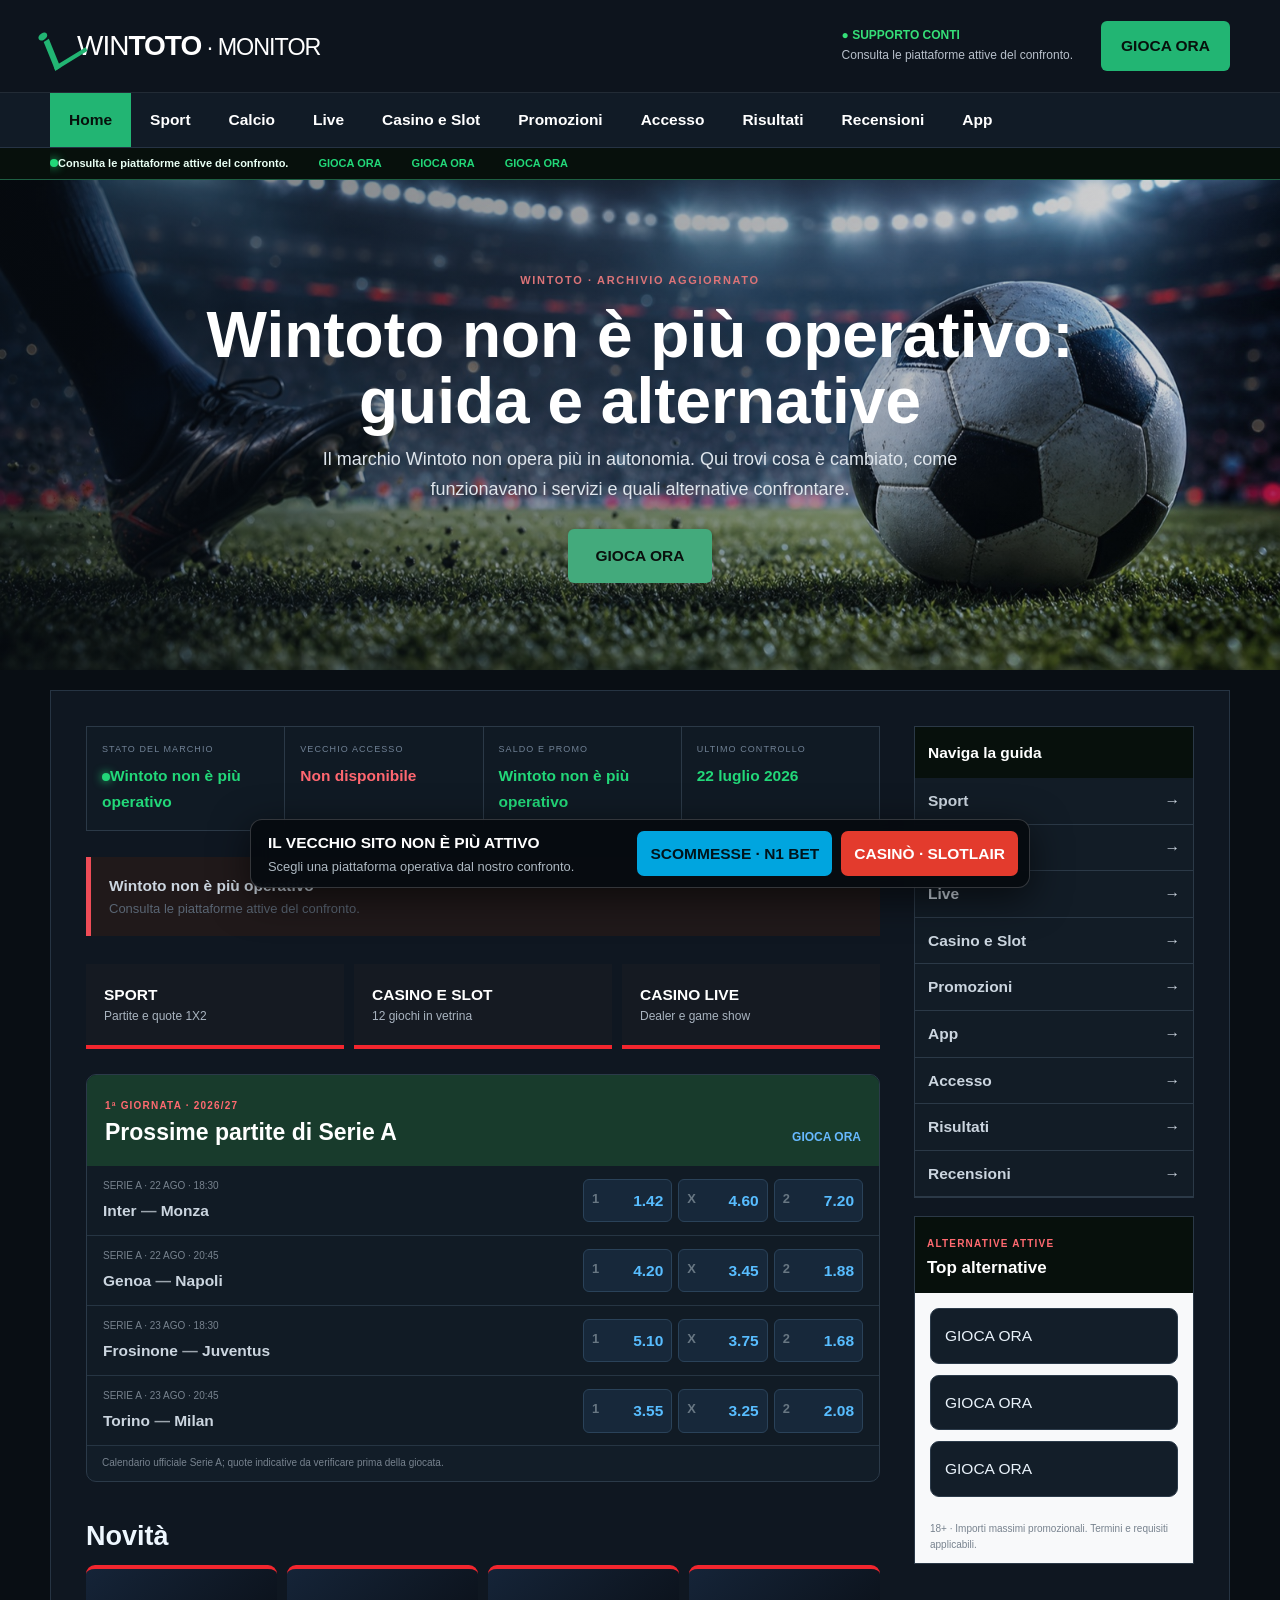
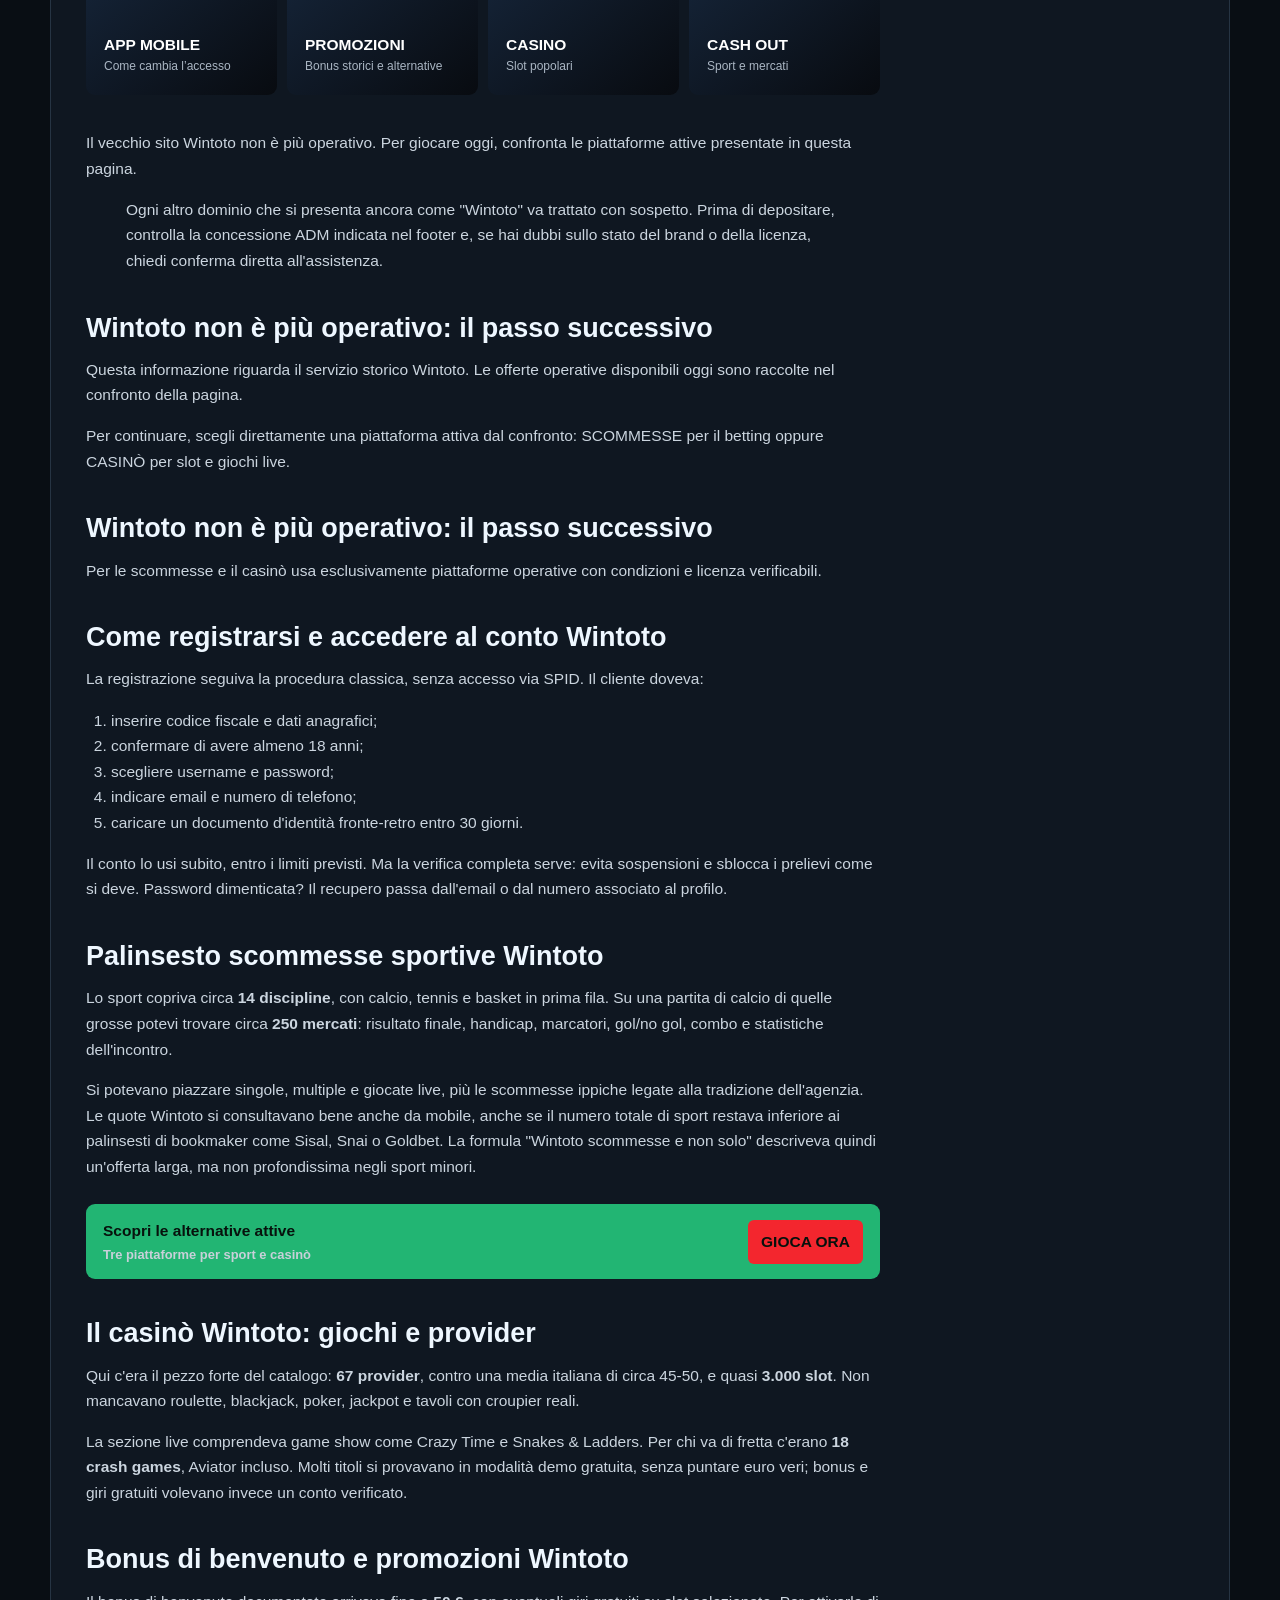
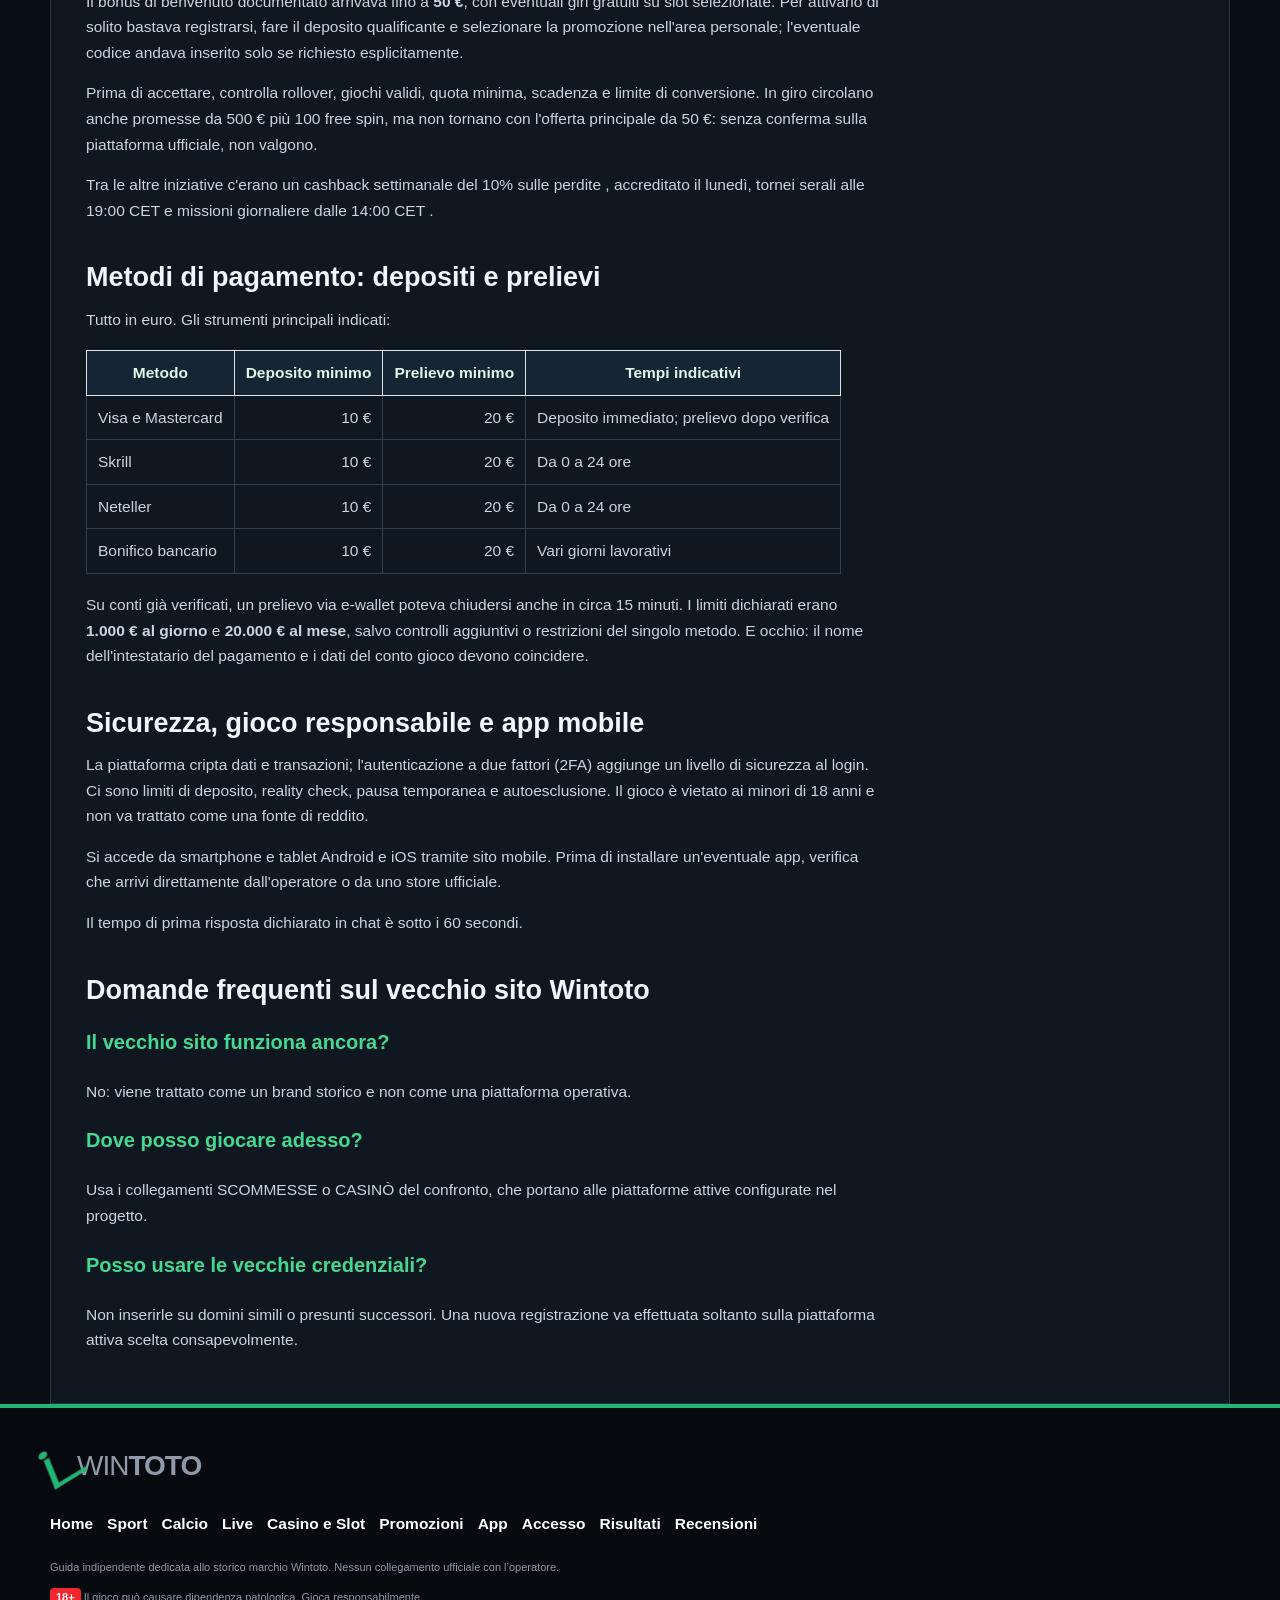
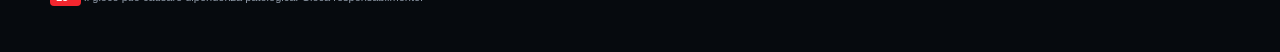
<file: index.html>
<!DOCTYPE html>

<html lang="it"><head><meta charset="utf-8"/><meta content="width=device-width,initial-scale=1" name="viewport"/><title>Wintoto non è più operativo: guida e alternative | Wintoto Monitor</title><meta content="Il vecchio sito Wintoto non è più operativo. Per giocare oggi, confronta le piattaforme attive presentate in questa pagina." name="description"/><link href="https://win-toto.it.com/" rel="canonical"/><link href="assets/style.css" rel="stylesheet"/><link href="favicon.svg" rel="icon"/></head><body class="monitor"><header><div class="head wrap"><a class="logo" href=""><i></i><span>WIN<b>TOTO</b><small> · MONITOR</small></span></a><div class="help"><strong>● SUPPORTO CONTI</strong><span>Consulta le piattaforme attive del confronto.</span></div><a class="register" href="/referral-link?sub_id_1=n1" rel="nofollow">GIOCA ORA</a><button aria-label="Menu" class="burger">☰</button></div><nav><div class="wrap"><a class="on" href="">Home</a><a class="" href="scommesse/">Sport</a><a class="" href="calcio/">Calcio</a><a class="" href="live/">Live</a><a class="" href="casino/">Casino e Slot</a><a class="" href="bonus/">Promozioni</a><a class="" href="accesso/">Accesso</a><a class="" href="risultati/">Risultati</a><a class="" href="recensioni/">Recensioni</a><a href="app/">App</a></div></nav></header><div class="ticker"><div class="wrap"><span><i></i>Consulta le piattaforme attive del confronto.</span><a href="/referral-link?sub_id_1=n1">GIOCA ORA</a><a href="/referral-link?sub_id_1=slotlair">GIOCA ORA</a><a href="/referral-link?sub_id_1=winita">GIOCA ORA</a></div></div><section class="hero"><div class="wrap hero-in"><span>WINTOTO · ARCHIVIO AGGIORNATO</span><h1>Wintoto non è più operativo: guida e alternative</h1><p>Il marchio Wintoto non opera più in autonomia. Qui trovi cosa è cambiato, come funzionavano i servizi e quali alternative confrontare.</p><a href="/referral-link?sub_id_1=n1">GIOCA ORA</a></div></section><main class="wrap content"><article><section class="monitor-card"><div><small>STATO DEL MARCHIO</small><b><i></i>Wintoto non è più operativo</b></div><div><small>VECCHIO ACCESSO</small><b class="bad">Non disponibile</b></div><div><small>SALDO E PROMO</small><b>Wintoto non è più operativo</b></div><div><small>ULTIMO CONTROLLO</small><b>22 luglio 2026</b></div></section><div class="migration"><b>Wintoto non è più operativo</b><span>Consulta le piattaforme attive del confronto.</span></div><div class="products"><a href="scommesse/"><b>SPORT</b><span>Partite e quote 1X2</span></a><a href="casino/"><b>CASINO E SLOT</b><span>12 giochi in vetrina</span></a><a href="live/"><b>CASINO LIVE</b><span>Dealer e game show</span></a></div><section class="module"><div class="modhead red"><span>1ª GIORNATA · 2026/27</span><h2>Prossime partite di Serie A</h2><a href="/referral-link?sub_id_1=n1">GIOCA ORA</a></div><div class="fixture"><span>Serie A · 22 AGO · 18:30</span><b>Inter <i>—</i> Monza</b><div><a href="/referral-link?sub_id_1=n1"><small>1</small>1.42</a><a href="/referral-link?sub_id_1=n1"><small>X</small>4.60</a><a href="/referral-link?sub_id_1=n1"><small>2</small>7.20</a></div></div><div class="fixture"><span>Serie A · 22 AGO · 20:45</span><b>Genoa <i>—</i> Napoli</b><div><a href="/referral-link?sub_id_1=n1"><small>1</small>4.20</a><a href="/referral-link?sub_id_1=n1"><small>X</small>3.45</a><a href="/referral-link?sub_id_1=n1"><small>2</small>1.88</a></div></div><div class="fixture"><span>Serie A · 23 AGO · 18:30</span><b>Frosinone <i>—</i> Juventus</b><div><a href="/referral-link?sub_id_1=n1"><small>1</small>5.10</a><a href="/referral-link?sub_id_1=n1"><small>X</small>3.75</a><a href="/referral-link?sub_id_1=n1"><small>2</small>1.68</a></div></div><div class="fixture"><span>Serie A · 23 AGO · 20:45</span><b>Torino <i>—</i> Milan</b><div><a href="/referral-link?sub_id_1=n1"><small>1</small>3.55</a><a href="/referral-link?sub_id_1=n1"><small>X</small>3.25</a><a href="/referral-link?sub_id_1=n1"><small>2</small>2.08</a></div></div><p class="legal-mini">Calendario ufficiale Serie A; quote indicative da verificare prima della giocata.</p></section><section class="novita"><h2>Novità</h2><div><a href="app/"><b>APP MOBILE</b><span>Come cambia l’accesso</span></a><a href="bonus/"><b>PROMOZIONI</b><span>Bonus storici e alternative</span></a><a href="casino/"><b>CASINO</b><span>Slot popolari</span></a><a href="scommesse/"><b>CASH OUT</b><span>Sport e mercati</span></a></div></section>
<p>Il vecchio sito Wintoto non è più operativo. Per giocare oggi, confronta le piattaforme attive presentate in questa pagina.</p>
<blockquote>Ogni altro dominio che si presenta ancora come "Wintoto" va trattato con sospetto. Prima di depositare, controlla la concessione ADM indicata nel footer e, se hai dubbi sullo stato del brand o della licenza, chiedi conferma diretta all'assistenza.</blockquote>
<h2>Wintoto non è più operativo: il passo successivo</h2>
<p>Questa informazione riguarda il servizio storico Wintoto. Le offerte operative disponibili oggi sono raccolte nel confronto della pagina.</p>
<p>Per continuare, scegli direttamente una piattaforma attiva dal confronto: SCOMMESSE per il betting oppure CASINÒ per slot e giochi live.</p><h2>Wintoto non è più operativo: il passo successivo</h2>
<p>Per le scommesse e il casinò usa esclusivamente piattaforme operative con condizioni e licenza verificabili.</p>
<h2>Come registrarsi e accedere al conto Wintoto</h2>
<p>La registrazione seguiva la procedura classica, senza accesso via SPID. Il cliente doveva:</p>
<ol>
<li>inserire codice fiscale e dati anagrafici;</li>
<li>confermare di avere almeno 18 anni;</li>
<li>scegliere username e password;</li>
<li>indicare email e numero di telefono;</li>
<li>caricare un documento d'identità fronte-retro entro 30 giorni.</li>
</ol>
<p>Il conto lo usi subito, entro i limiti previsti. Ma la verifica completa serve: evita sospensioni e sblocca i prelievi come si deve. Password dimenticata? Il recupero passa dall'email o dal numero associato al profilo.</p>
<h2>Palinsesto scommesse sportive Wintoto</h2>
<p>Lo sport copriva circa <strong>14 discipline</strong>, con calcio, tennis e basket in prima fila. Su una partita di calcio di quelle grosse potevi trovare circa <strong>250 mercati</strong>: risultato finale, handicap, marcatori, gol/no gol, combo e statistiche dell'incontro.</p>
<p>Si potevano piazzare singole, multiple e giocate live, più le scommesse ippiche legate alla tradizione dell'agenzia. Le quote Wintoto si consultavano bene anche da mobile, anche se il numero totale di sport restava inferiore ai palinsesti di bookmaker come Sisal, Snai o Goldbet. La formula "Wintoto scommesse e non solo" descriveva quindi un'offerta larga, ma non profondissima negli sport minori.</p>
<div class="ctamini"><span><b>Scopri le alternative attive</b><small>Tre piattaforme per sport e casinò</small></span><a href="/referral-link?sub_id_1=n1">GIOCA ORA</a></div><h2>Il casinò Wintoto: giochi e provider</h2>
<p>Qui c'era il pezzo forte del catalogo: <strong>67 provider</strong>, contro una media italiana di circa 45-50, e quasi <strong>3.000 slot</strong>. Non mancavano roulette, blackjack, poker, jackpot e tavoli con croupier reali.</p>
<p>La sezione live comprendeva game show come Crazy Time e Snakes &amp; Ladders. Per chi va di fretta c'erano <strong>18 crash games</strong>, Aviator incluso. Molti titoli si provavano in modalità demo gratuita, senza puntare euro veri; bonus e giri gratuiti volevano invece un conto verificato.</p>
<h2>Bonus di benvenuto e promozioni Wintoto</h2>
<p>Il bonus di benvenuto documentato arrivava fino a <strong>50 €</strong>, con eventuali giri gratuiti su slot selezionate. Per attivarlo di solito bastava registrarsi, fare il deposito qualificante e selezionare la promozione nell'area personale; l'eventuale codice andava inserito solo se richiesto esplicitamente.</p>
<p>Prima di accettare, controlla rollover, giochi validi, quota minima, scadenza e limite di conversione. In giro circolano anche promesse da 500 € più 100 free spin, ma non tornano con l'offerta principale da 50 €: senza conferma sulla piattaforma ufficiale, non valgono.</p>
<p>Tra le altre iniziative c'erano un cashback settimanale del 10% sulle perdite , accreditato il lunedì, tornei serali alle 19:00 CET e missioni giornaliere dalle 14:00 CET .</p>
<h2>Metodi di pagamento: depositi e prelievi</h2>
<p>Tutto in euro. Gli strumenti principali indicati:</p>
<table>
<thead>
<tr>
<th>Metodo</th>
<th style="text-align:right;">Deposito minimo</th>
<th style="text-align:right;">Prelievo minimo</th>
<th>Tempi indicativi</th>
</tr>
</thead>
<tbody>
<tr>
<td>Visa e Mastercard</td>
<td style="text-align:right;">10 €</td>
<td style="text-align:right;">20 €</td>
<td>Deposito immediato; prelievo dopo verifica</td>
</tr>
<tr>
<td>Skrill</td>
<td style="text-align:right;">10 €</td>
<td style="text-align:right;">20 €</td>
<td>Da 0 a 24 ore</td>
</tr>
<tr>
<td>Neteller</td>
<td style="text-align:right;">10 €</td>
<td style="text-align:right;">20 €</td>
<td>Da 0 a 24 ore</td>
</tr>
<tr>
<td>Bonifico bancario</td>
<td style="text-align:right;">10 €</td>
<td style="text-align:right;">20 €</td>
<td>Vari giorni lavorativi</td>
</tr>
</tbody>
</table>
<p>Su conti già verificati, un prelievo via e-wallet poteva chiudersi anche in circa 15 minuti. I limiti dichiarati erano <strong>1.000 € al giorno</strong> e <strong>20.000 € al mese</strong>, salvo controlli aggiuntivi o restrizioni del singolo metodo. E occhio: il nome dell'intestatario del pagamento e i dati del conto gioco devono coincidere.</p>
<h2>Sicurezza, gioco responsabile e app mobile</h2>
<p>La piattaforma cripta dati e transazioni; l'autenticazione a due fattori (2FA) aggiunge un livello di sicurezza al login. Ci sono limiti di deposito, reality check, pausa temporanea e autoesclusione. Il gioco è vietato ai minori di 18 anni e non va trattato come una fonte di reddito.</p>
<p>Si accede da smartphone e tablet Android e iOS tramite sito mobile. Prima di installare un'eventuale app, verifica che arrivi direttamente dall'operatore o da uno store ufficiale.</p>
<p>Il tempo di prima risposta dichiarato in chat è sotto i 60 secondi.</p>
<h2>Domande frequenti sul vecchio sito Wintoto</h2>
<h3>Il vecchio sito funziona ancora?</h3><p>No: viene trattato come un brand storico e non come una piattaforma operativa.</p>
<h3>Dove posso giocare adesso?</h3><p>Usa i collegamenti SCOMMESSE o CASINÒ del confronto, che portano alle piattaforme attive configurate nel progetto.</p>
<h3>Posso usare le vecchie credenziali?</h3><p>Non inserirle su domini simili o presunti successori. Una nuova registrazione va effettuata soltanto sulla piattaforma attiva scelta consapevolmente.</p></article><aside><div class="side"><b>Naviga la guida</b><a href="scommesse/">Sport<span>→</span></a><a href="calcio/">Calcio<span>→</span></a><a href="live/">Live<span>→</span></a><a href="casino/">Casino e Slot<span>→</span></a><a href="bonus/">Promozioni<span>→</span></a><a href="app/">App<span>→</span></a><a href="accesso/">Accesso<span>→</span></a><a href="risultati/">Risultati<span>→</span></a><a href="recensioni/">Recensioni<span>→</span></a></div><section class="sideoffers"><div class="modhead"><span>ALTERNATIVE ATTIVE</span><h2>Top alternative</h2></div><div class="offergrid"><a class="offer" href="/referral-link?sub_id_1=n1" rel="nofollow">GIOCA ORA</a><a class="offer" href="/referral-link?sub_id_1=slotlair" rel="nofollow">GIOCA ORA</a><a class="offer" href="/referral-link?sub_id_1=winita" rel="nofollow">GIOCA ORA</a></div><p class="legal-mini">18+ · Importi massimi promozionali. Termini e requisiti applicabili.</p></section></aside></main><div class="dropbar"><span><b>IL VECCHIO SITO NON È PIÙ ATTIVO</b><small>Scegli una piattaforma operativa dal nostro confronto.</small></span><a class="betting" href="/referral-link?sub_id_1=n1" rel="nofollow">SCOMMESSE · N1 BET</a><a class="casino" href="/referral-link?sub_id_1=slotlair" rel="nofollow">CASINÒ · SLOTLAIR</a></div><footer><div class="wrap"><a class="logo" href=""><i></i><span>WIN<b>TOTO</b></span></a><nav><a href="">Home</a><a href="scommesse/">Sport</a><a href="calcio/">Calcio</a><a href="live/">Live</a><a href="casino/">Casino e Slot</a><a href="bonus/">Promozioni</a><a href="app/">App</a><a href="accesso/">Accesso</a><a href="risultati/">Risultati</a><a href="recensioni/">Recensioni</a></nav><p>Guida indipendente dedicata allo storico marchio Wintoto. Nessun collegamento ufficiale con l’operatore.</p><p><b>18+</b> Il gioco può causare dipendenza patologica. Gioca responsabilmente.</p></div></footer></body></html>
</file>
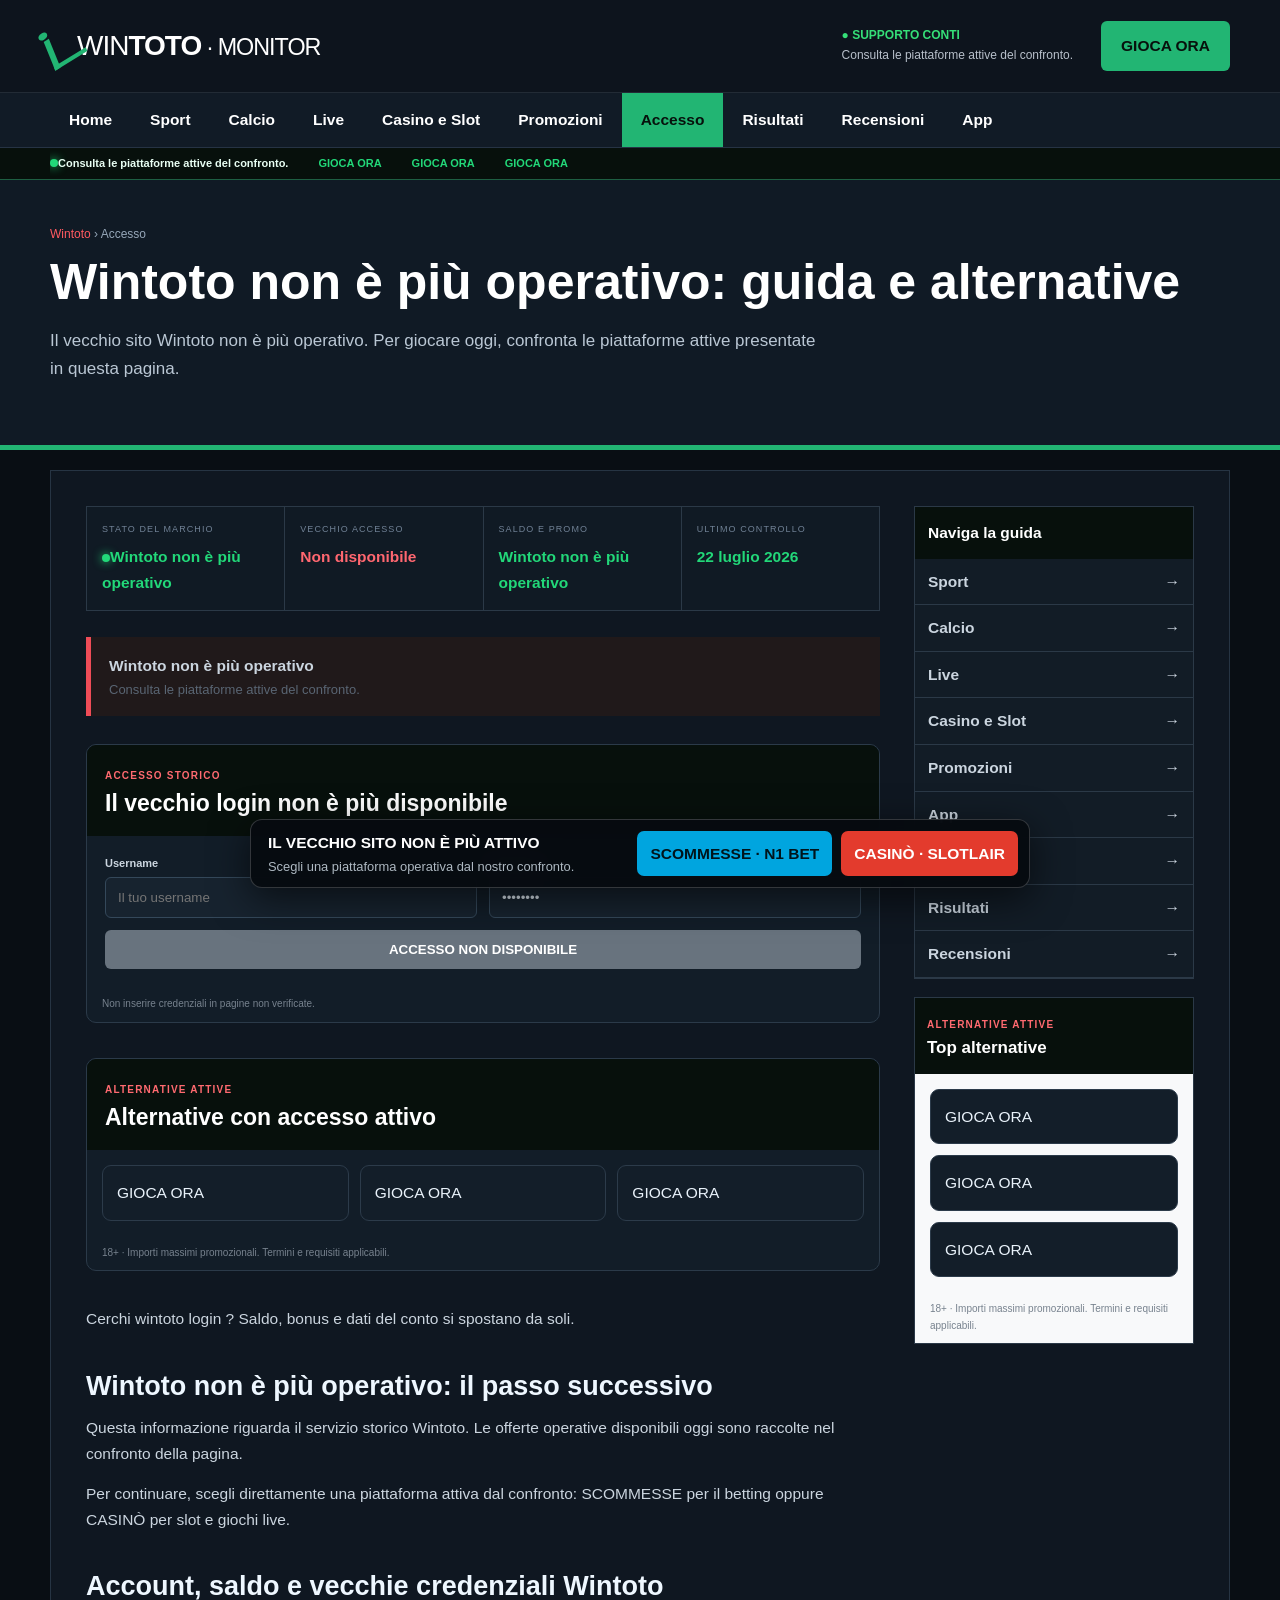
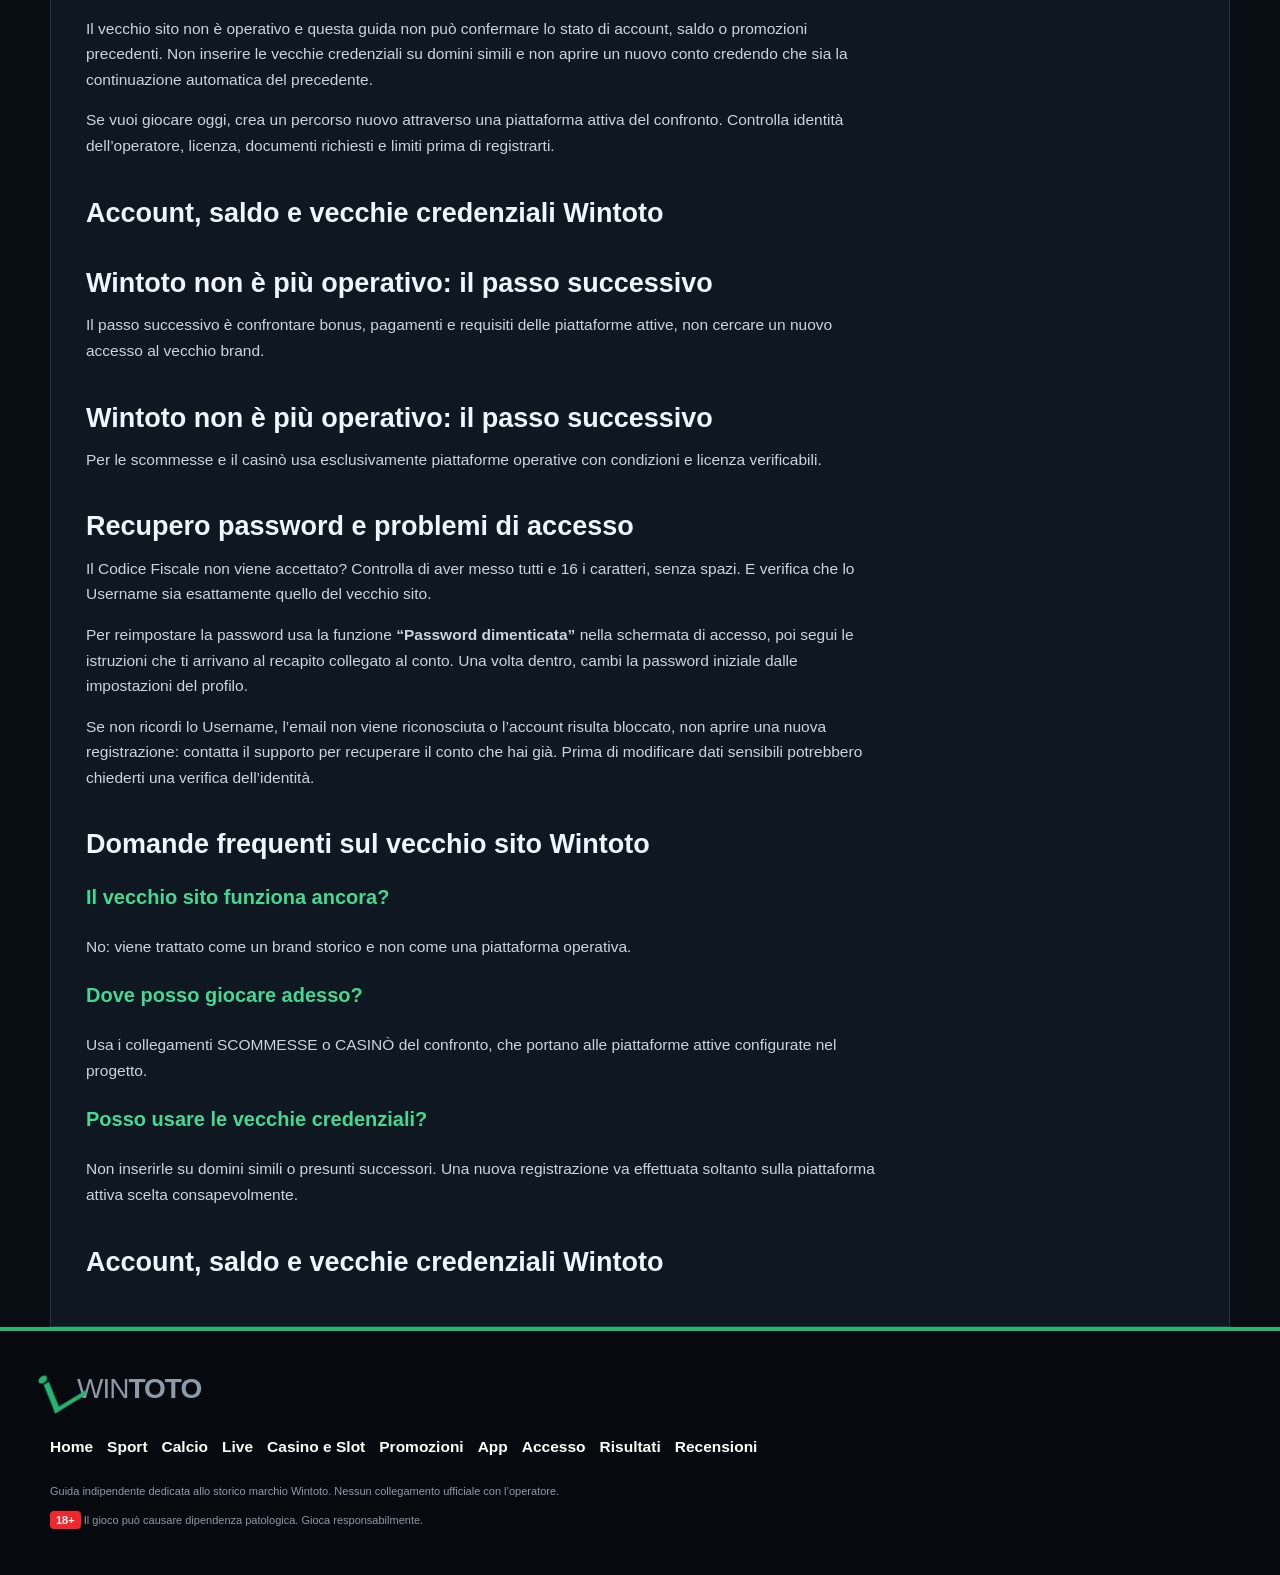
<file: accesso/index.html>
<!DOCTYPE html>

<html lang="it"><head><meta charset="utf-8"/><meta content="width=device-width,initial-scale=1" name="viewport"/><title>Wintoto non è più operativo: guida e alternative | Wintoto Monitor</title><meta content="Il vecchio sito Wintoto non è più operativo. Per giocare oggi, confronta le piattaforme attive presentate in questa pagina." name="description"/><link href="https://win-toto.it.com/accesso/" rel="canonical"/><link href="../assets/style.css" rel="stylesheet"/><link href="../favicon.svg" rel="icon"/></head><body class="monitor"><header><div class="head wrap"><a class="logo" href="../"><i></i><span>WIN<b>TOTO</b><small> · MONITOR</small></span></a><div class="help"><strong>● SUPPORTO CONTI</strong><span>Consulta le piattaforme attive del confronto.</span></div><a class="register" href="/referral-link?sub_id_1=n1" rel="nofollow">GIOCA ORA</a><button aria-label="Menu" class="burger">☰</button></div><nav><div class="wrap"><a class="" href="../">Home</a><a class="" href="../scommesse/">Sport</a><a class="" href="../calcio/">Calcio</a><a class="" href="../live/">Live</a><a class="" href="../casino/">Casino e Slot</a><a class="" href="../bonus/">Promozioni</a><a class="on" href="../accesso/">Accesso</a><a class="" href="../risultati/">Risultati</a><a class="" href="../recensioni/">Recensioni</a><a href="../app/">App</a></div></nav></header><div class="ticker"><div class="wrap"><span><i></i>Consulta le piattaforme attive del confronto.</span><a href="/referral-link?sub_id_1=n1">GIOCA ORA</a><a href="/referral-link?sub_id_1=slotlair">GIOCA ORA</a><a href="/referral-link?sub_id_1=winita">GIOCA ORA</a></div></div><section class="subhero"><div class="wrap"><span><a href="../">Wintoto</a> › Accesso</span><h1>Wintoto non è più operativo: guida e alternative</h1><p>Il vecchio sito Wintoto non è più operativo. Per giocare oggi, confronta le piattaforme attive presentate in questa pagina.</p></div></section><main class="wrap content"><article><section class="monitor-card"><div><small>STATO DEL MARCHIO</small><b><i></i>Wintoto non è più operativo</b></div><div><small>VECCHIO ACCESSO</small><b class="bad">Non disponibile</b></div><div><small>SALDO E PROMO</small><b>Wintoto non è più operativo</b></div><div><small>ULTIMO CONTROLLO</small><b>22 luglio 2026</b></div></section><div class="migration"><b>Wintoto non è più operativo</b><span>Consulta le piattaforme attive del confronto.</span></div><section class="module"><div class="modhead"><span>ACCESSO STORICO</span><h2>Il vecchio login non è più disponibile</h2></div><div class="loginmock"><label>Username<input disabled="" placeholder="Il tuo username" type="text"/></label><label>Password<input disabled="" type="password" value="********"/></label><button disabled="">ACCESSO NON DISPONIBILE</button></div><p class="legal-mini">Non inserire credenziali in pagine non verificate.</p></section><section class="module offers"><div class="modhead"><span>ALTERNATIVE ATTIVE</span><h2>Alternative con accesso attivo</h2></div><div class="offergrid"><a class="offer" href="/referral-link?sub_id_1=n1" rel="nofollow">GIOCA ORA</a><a class="offer" href="/referral-link?sub_id_1=slotlair" rel="nofollow">GIOCA ORA</a><a class="offer" href="/referral-link?sub_id_1=winita" rel="nofollow">GIOCA ORA</a></div><p class="legal-mini">18+ · Importi massimi promozionali. Termini e requisiti applicabili.</p></section>
<p>Cerchi wintoto login ? Saldo, bonus e dati del conto si spostano da soli.</p>
<h2>Wintoto non è più operativo: il passo successivo</h2>
<p>Questa informazione riguarda il servizio storico Wintoto. Le offerte operative disponibili oggi sono raccolte nel confronto della pagina.</p>
<p>Per continuare, scegli direttamente una piattaforma attiva dal confronto: SCOMMESSE per il betting oppure CASINÒ per slot e giochi live.</p><h2>Account, saldo e vecchie credenziali Wintoto</h2>
<p>Il vecchio sito non è operativo e questa guida non può confermare lo stato di account, saldo o promozioni precedenti. Non inserire le vecchie credenziali su domini simili e non aprire un nuovo conto credendo che sia la continuazione automatica del precedente.</p>
<p>Se vuoi giocare oggi, crea un percorso nuovo attraverso una piattaforma attiva del confronto. Controlla identità dell’operatore, licenza, documenti richiesti e limiti prima di registrarti.</p><h2>Account, saldo e vecchie credenziali Wintoto</h2>
<h2>Wintoto non è più operativo: il passo successivo</h2>
<p>Il passo successivo è confrontare bonus, pagamenti e requisiti delle piattaforme attive, non cercare un nuovo accesso al vecchio brand.</p>
<h2>Wintoto non è più operativo: il passo successivo</h2>
<p>Per le scommesse e il casinò usa esclusivamente piattaforme operative con condizioni e licenza verificabili.</p>
<h2>Recupero password e problemi di accesso</h2>
<p>Il Codice Fiscale non viene accettato? Controlla di aver messo tutti e 16 i caratteri, senza spazi. E verifica che lo Username sia esattamente quello del vecchio sito.</p>
<p>Per reimpostare la password usa la funzione <strong>“Password dimenticata”</strong> nella schermata di accesso, poi segui le istruzioni che ti arrivano al recapito collegato al conto. Una volta dentro, cambi la password iniziale dalle impostazioni del profilo.</p>
<p>Se non ricordi lo Username, l’email non viene riconosciuta o l’account risulta bloccato, non aprire una nuova registrazione: contatta il supporto per recuperare il conto che hai già. Prima di modificare dati sensibili potrebbero chiederti una verifica dell’identità.</p>
<h2>Domande frequenti sul vecchio sito Wintoto</h2>
<h3>Il vecchio sito funziona ancora?</h3><p>No: viene trattato come un brand storico e non come una piattaforma operativa.</p>
<h3>Dove posso giocare adesso?</h3><p>Usa i collegamenti SCOMMESSE o CASINÒ del confronto, che portano alle piattaforme attive configurate nel progetto.</p>
<h3>Posso usare le vecchie credenziali?</h3><p>Non inserirle su domini simili o presunti successori. Una nuova registrazione va effettuata soltanto sulla piattaforma attiva scelta consapevolmente.</p><h2>Account, saldo e vecchie credenziali Wintoto</h2>
</article><aside><div class="side"><b>Naviga la guida</b><a href="../scommesse/">Sport<span>→</span></a><a href="../calcio/">Calcio<span>→</span></a><a href="../live/">Live<span>→</span></a><a href="../casino/">Casino e Slot<span>→</span></a><a href="../bonus/">Promozioni<span>→</span></a><a href="../app/">App<span>→</span></a><a href="../accesso/">Accesso<span>→</span></a><a href="../risultati/">Risultati<span>→</span></a><a href="../recensioni/">Recensioni<span>→</span></a></div><section class="sideoffers"><div class="modhead"><span>ALTERNATIVE ATTIVE</span><h2>Top alternative</h2></div><div class="offergrid"><a class="offer" href="/referral-link?sub_id_1=n1" rel="nofollow">GIOCA ORA</a><a class="offer" href="/referral-link?sub_id_1=slotlair" rel="nofollow">GIOCA ORA</a><a class="offer" href="/referral-link?sub_id_1=winita" rel="nofollow">GIOCA ORA</a></div><p class="legal-mini">18+ · Importi massimi promozionali. Termini e requisiti applicabili.</p></section></aside></main><div class="dropbar"><span><b>IL VECCHIO SITO NON È PIÙ ATTIVO</b><small>Scegli una piattaforma operativa dal nostro confronto.</small></span><a class="betting" href="/referral-link?sub_id_1=n1" rel="nofollow">SCOMMESSE · N1 BET</a><a class="casino" href="/referral-link?sub_id_1=slotlair" rel="nofollow">CASINÒ · SLOTLAIR</a></div><footer><div class="wrap"><a class="logo" href="../"><i></i><span>WIN<b>TOTO</b></span></a><nav><a href="../">Home</a><a href="../scommesse/">Sport</a><a href="../calcio/">Calcio</a><a href="../live/">Live</a><a href="../casino/">Casino e Slot</a><a href="../bonus/">Promozioni</a><a href="../app/">App</a><a href="../accesso/">Accesso</a><a href="../risultati/">Risultati</a><a href="../recensioni/">Recensioni</a></nav><p>Guida indipendente dedicata allo storico marchio Wintoto. Nessun collegamento ufficiale con l’operatore.</p><p><b>18+</b> Il gioco può causare dipendenza patologica. Gioca responsabilmente.</p></div></footer></body></html>
</file>
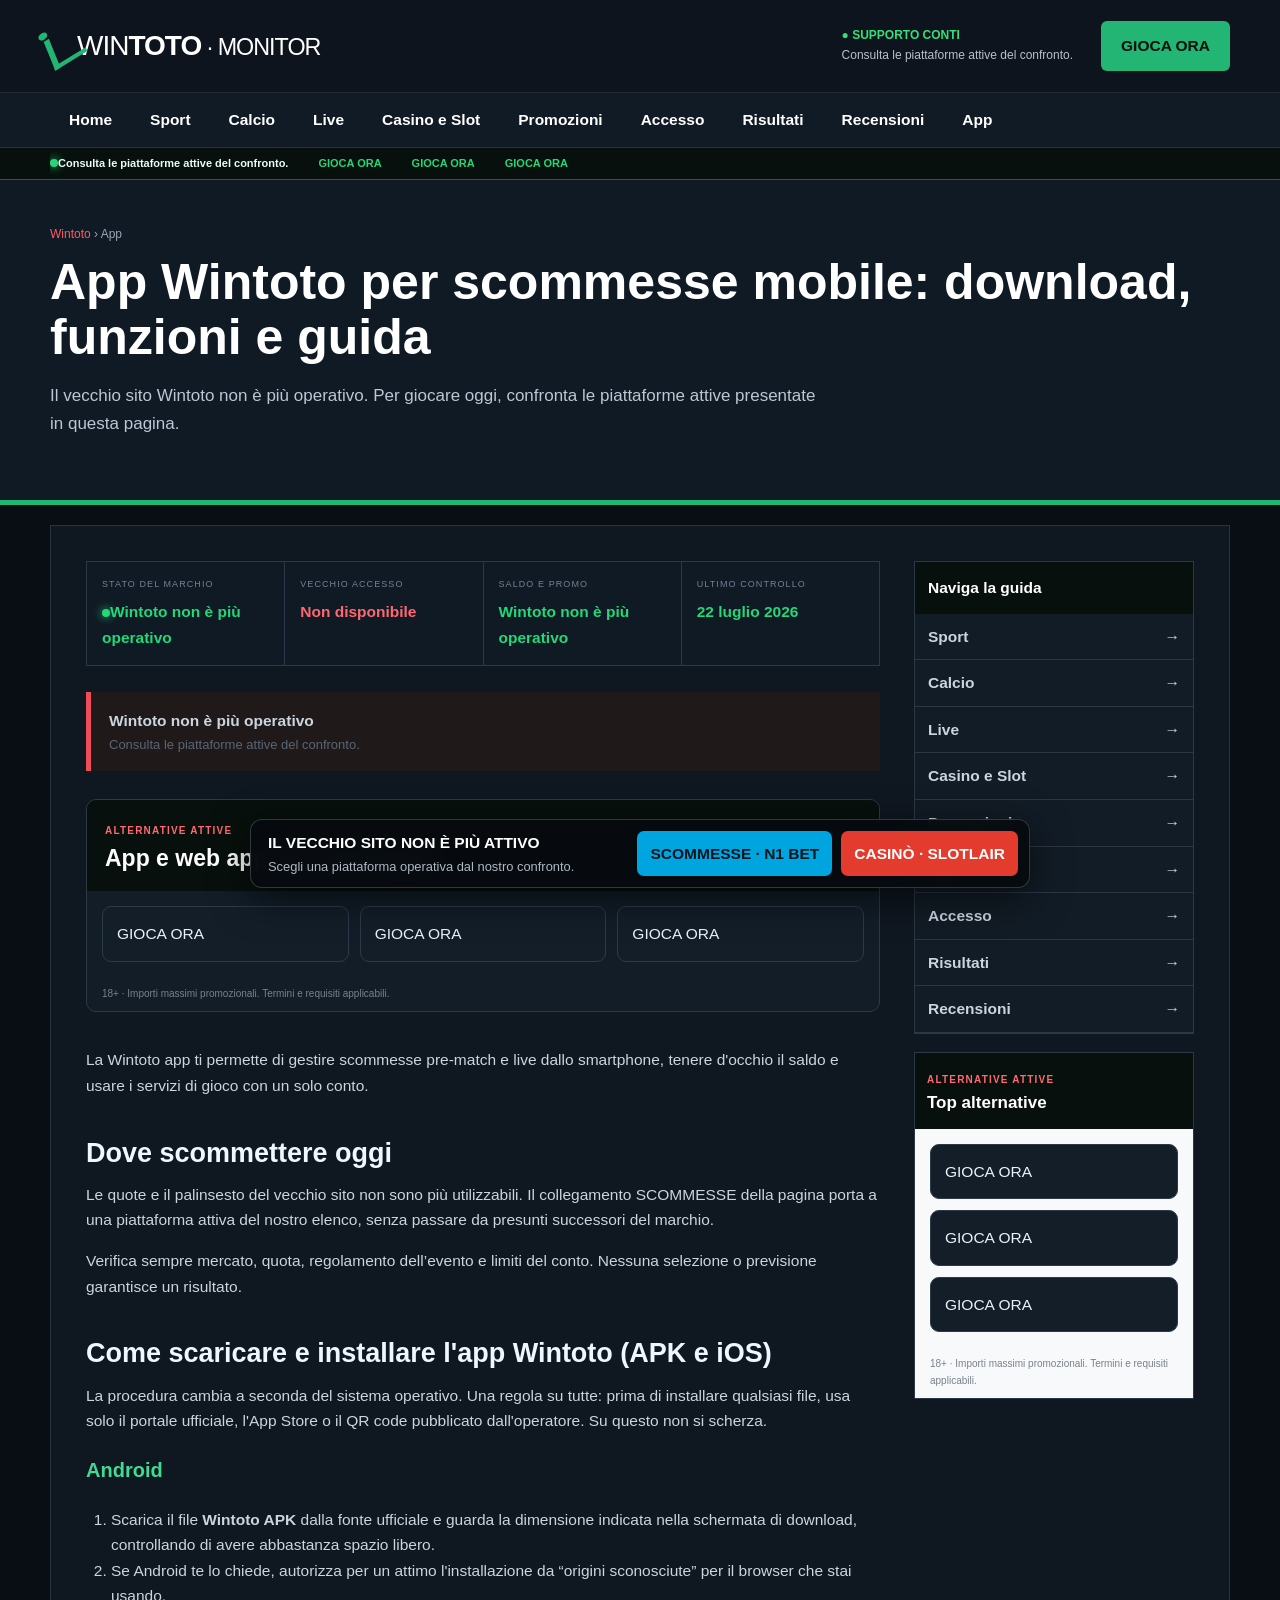
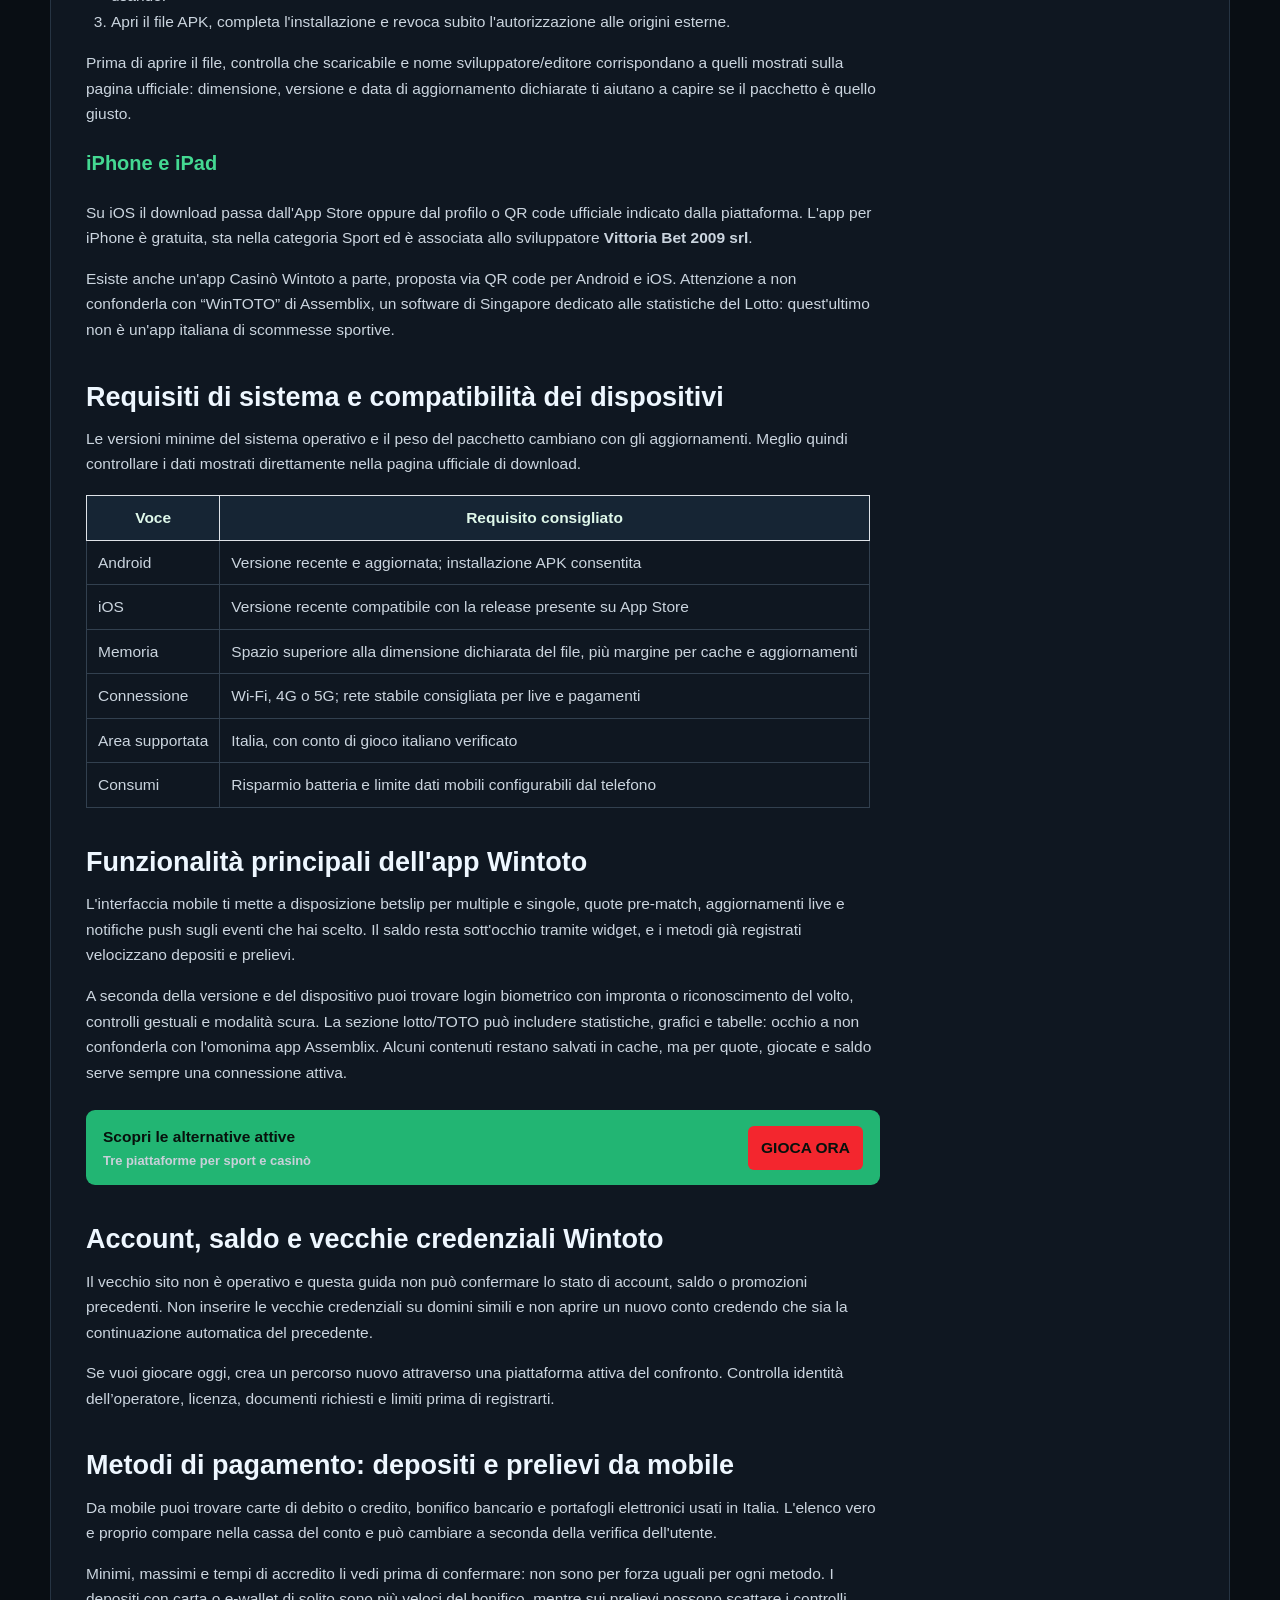
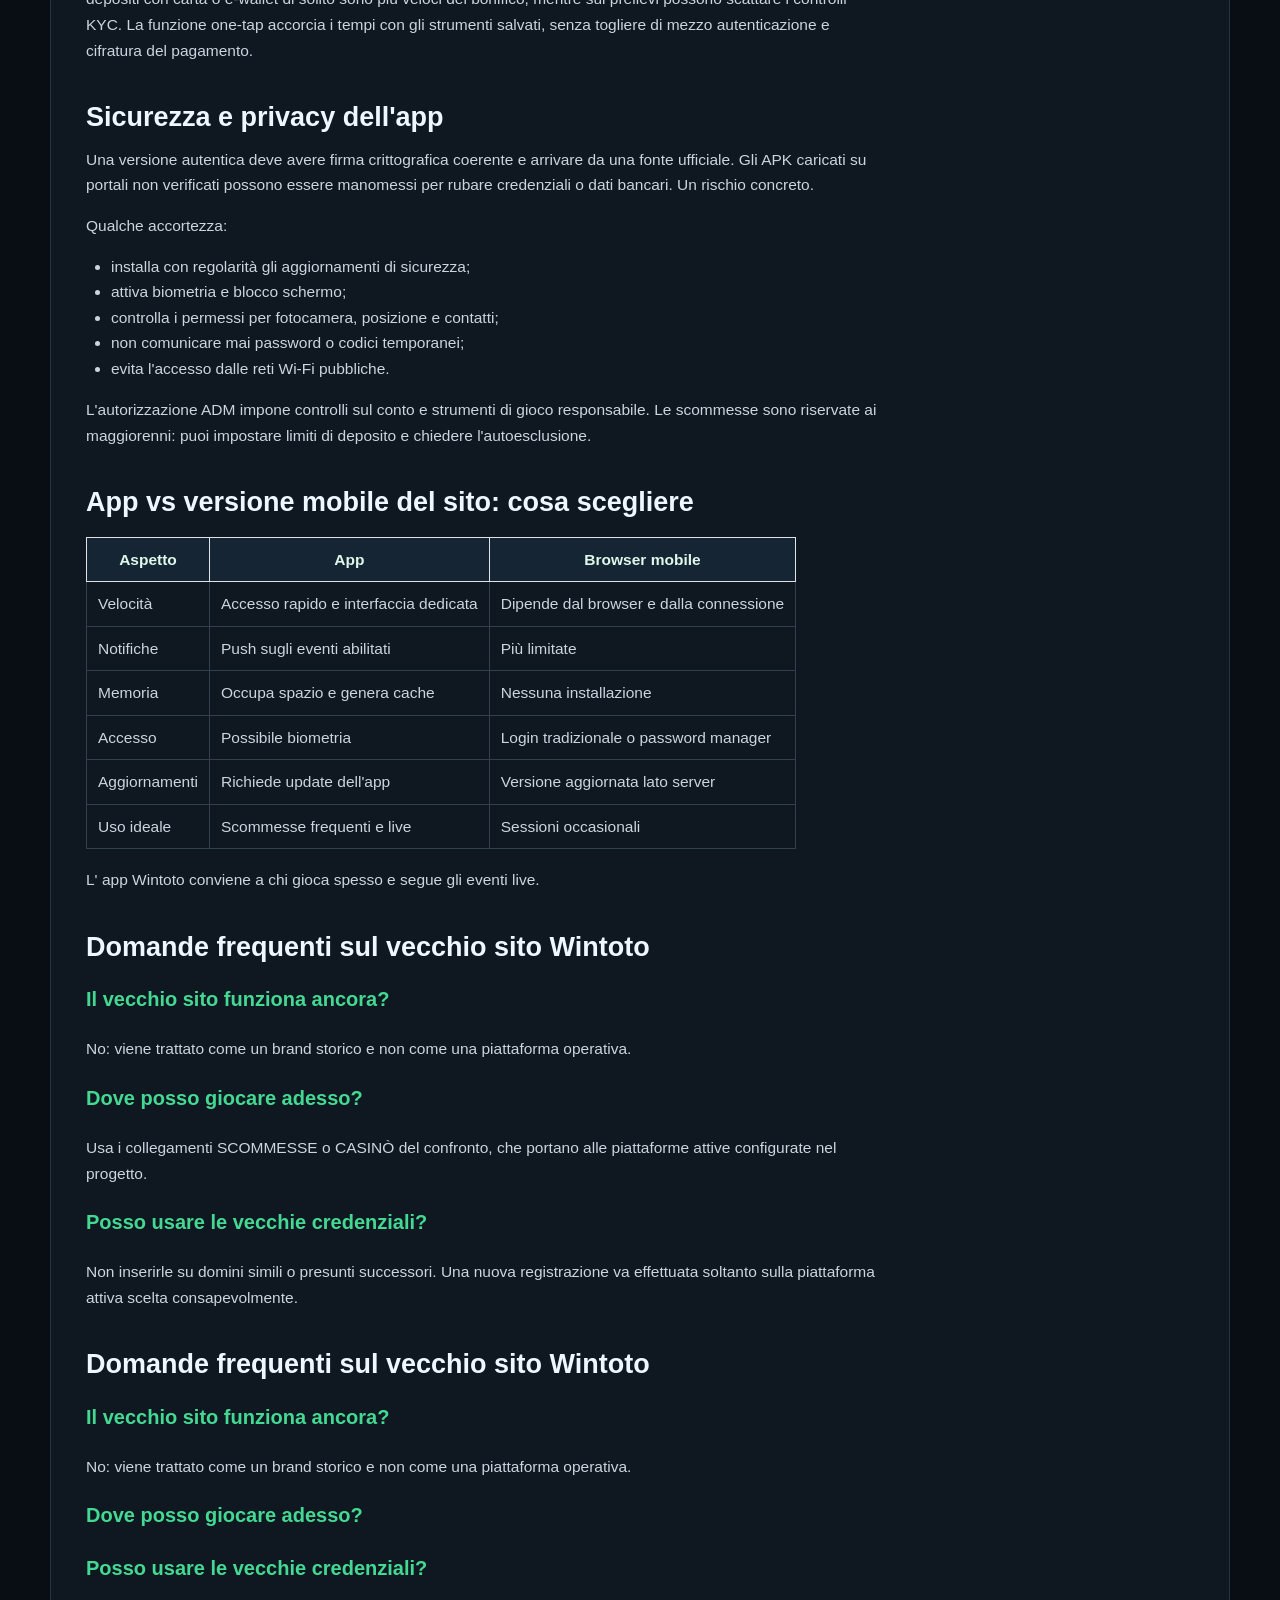
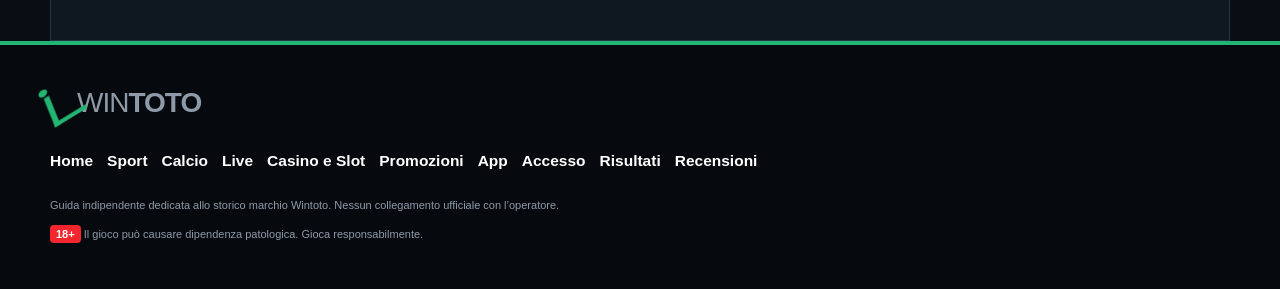
<file: app/index.html>
<!DOCTYPE html>

<html lang="it"><head><meta charset="utf-8"/><meta content="width=device-width,initial-scale=1" name="viewport"/><title>App Wintoto: download APK, iOS e guida mobile | Wintoto Monitor</title><meta content="Il vecchio sito Wintoto non è più operativo. Per giocare oggi, confronta le piattaforme attive presentate in questa pagina." name="description"/><link href="https://win-toto.it.com/app/" rel="canonical"/><link href="../assets/style.css" rel="stylesheet"/><link href="../favicon.svg" rel="icon"/></head><body class="monitor"><header><div class="head wrap"><a class="logo" href="../"><i></i><span>WIN<b>TOTO</b><small> · MONITOR</small></span></a><div class="help"><strong>● SUPPORTO CONTI</strong><span>Consulta le piattaforme attive del confronto.</span></div><a class="register" href="/referral-link?sub_id_1=n1" rel="nofollow">GIOCA ORA</a><button aria-label="Menu" class="burger">☰</button></div><nav><div class="wrap"><a class="" href="../">Home</a><a class="" href="../scommesse/">Sport</a><a class="" href="../calcio/">Calcio</a><a class="" href="../live/">Live</a><a class="" href="../casino/">Casino e Slot</a><a class="" href="../bonus/">Promozioni</a><a class="" href="../accesso/">Accesso</a><a class="" href="../risultati/">Risultati</a><a class="" href="../recensioni/">Recensioni</a><a href="../app/">App</a></div></nav></header><div class="ticker"><div class="wrap"><span><i></i>Consulta le piattaforme attive del confronto.</span><a href="/referral-link?sub_id_1=n1">GIOCA ORA</a><a href="/referral-link?sub_id_1=slotlair">GIOCA ORA</a><a href="/referral-link?sub_id_1=winita">GIOCA ORA</a></div></div><section class="subhero"><div class="wrap"><span><a href="../">Wintoto</a> › App</span><h1>App Wintoto per scommesse mobile: download, funzioni e guida</h1><p>Il vecchio sito Wintoto non è più operativo. Per giocare oggi, confronta le piattaforme attive presentate in questa pagina.</p></div></section><main class="wrap content"><article><section class="monitor-card"><div><small>STATO DEL MARCHIO</small><b><i></i>Wintoto non è più operativo</b></div><div><small>VECCHIO ACCESSO</small><b class="bad">Non disponibile</b></div><div><small>SALDO E PROMO</small><b>Wintoto non è più operativo</b></div><div><small>ULTIMO CONTROLLO</small><b>22 luglio 2026</b></div></section><div class="migration"><b>Wintoto non è più operativo</b><span>Consulta le piattaforme attive del confronto.</span></div><section class="module offers"><div class="modhead"><span>ALTERNATIVE ATTIVE</span><h2>App e web app da confrontare</h2></div><div class="offergrid"><a class="offer" href="/referral-link?sub_id_1=n1" rel="nofollow">GIOCA ORA</a><a class="offer" href="/referral-link?sub_id_1=slotlair" rel="nofollow">GIOCA ORA</a><a class="offer" href="/referral-link?sub_id_1=winita" rel="nofollow">GIOCA ORA</a></div><p class="legal-mini">18+ · Importi massimi promozionali. Termini e requisiti applicabili.</p></section>
<p>La Wintoto app ti permette di gestire scommesse pre-match e live dallo smartphone, tenere d'occhio il saldo e usare i servizi di gioco con un solo conto.</p>
<h2>Dove scommettere oggi</h2>
<p>Le quote e il palinsesto del vecchio sito non sono più utilizzabili. Il collegamento SCOMMESSE della pagina porta a una piattaforma attiva del nostro elenco, senza passare da presunti successori del marchio.</p>
<p>Verifica sempre mercato, quota, regolamento dell’evento e limiti del conto. Nessuna selezione o previsione garantisce un risultato.</p><h2>Come scaricare e installare l'app Wintoto (APK e iOS)</h2>
<p>La procedura cambia a seconda del sistema operativo. Una regola su tutte: prima di installare qualsiasi file, usa solo il portale ufficiale, l'App Store o il QR code pubblicato dall'operatore. Su questo non si scherza.</p>
<h3>Android</h3>
<ol>
<li>Scarica il file <strong>Wintoto APK</strong> dalla fonte ufficiale e guarda la dimensione indicata nella schermata di download, controllando di avere abbastanza spazio libero.</li>
<li>Se Android te lo chiede, autorizza per un attimo l'installazione da “origini sconosciute” per il browser che stai usando.</li>
<li>Apri il file APK, completa l'installazione e revoca subito l'autorizzazione alle origini esterne.</li>
</ol>
<p>Prima di aprire il file, controlla che scaricabile e nome sviluppatore/editore corrispondano a quelli mostrati sulla pagina ufficiale: dimensione, versione e data di aggiornamento dichiarate ti aiutano a capire se il pacchetto è quello giusto.</p>
<h3>iPhone e iPad</h3>
<p>Su iOS il download passa dall'App Store oppure dal profilo o QR code ufficiale indicato dalla piattaforma. L'app per iPhone è gratuita, sta nella categoria Sport ed è associata allo sviluppatore <strong>Vittoria Bet 2009 srl</strong>.</p>
<p>Esiste anche un'app Casinò Wintoto a parte, proposta via QR code per Android e iOS. Attenzione a non confonderla con “WinTOTO” di Assemblix, un software di Singapore dedicato alle statistiche del Lotto: quest'ultimo non è un'app italiana di scommesse sportive.</p>
<h2>Requisiti di sistema e compatibilità dei dispositivi</h2>
<p>Le versioni minime del sistema operativo e il peso del pacchetto cambiano con gli aggiornamenti. Meglio quindi controllare i dati mostrati direttamente nella pagina ufficiale di download.</p>
<table>
<thead>
<tr>
<th>Voce</th>
<th>Requisito consigliato</th>
</tr>
</thead>
<tbody>
<tr>
<td>Android</td>
<td>Versione recente e aggiornata; installazione APK consentita</td>
</tr>
<tr>
<td>iOS</td>
<td>Versione recente compatibile con la release presente su App Store</td>
</tr>
<tr>
<td>Memoria</td>
<td>Spazio superiore alla dimensione dichiarata del file, più margine per cache e aggiornamenti</td>
</tr>
<tr>
<td>Connessione</td>
<td>Wi-Fi, 4G o 5G; rete stabile consigliata per live e pagamenti</td>
</tr>
<tr>
<td>Area supportata</td>
<td>Italia, con conto di gioco italiano verificato</td>
</tr>
<tr>
<td>Consumi</td>
<td>Risparmio batteria e limite dati mobili configurabili dal telefono</td>
</tr>
</tbody>
</table>
<h2>Funzionalità principali dell'app Wintoto</h2>
<p>L'interfaccia mobile ti mette a disposizione betslip per multiple e singole, quote pre-match, aggiornamenti live e notifiche push sugli eventi che hai scelto. Il saldo resta sott'occhio tramite widget, e i metodi già registrati velocizzano depositi e prelievi.</p>
<p>A seconda della versione e del dispositivo puoi trovare login biometrico con impronta o riconoscimento del volto, controlli gestuali e modalità scura. La sezione lotto/TOTO può includere statistiche, grafici e tabelle: occhio a non confonderla con l'omonima app Assemblix. Alcuni contenuti restano salvati in cache, ma per quote, giocate e saldo serve sempre una connessione attiva.</p>
<div class="ctamini"><span><b>Scopri le alternative attive</b><small>Tre piattaforme per sport e casinò</small></span><a href="/referral-link?sub_id_1=n1">GIOCA ORA</a></div><h2>Account, saldo e vecchie credenziali Wintoto</h2>
<p>Il vecchio sito non è operativo e questa guida non può confermare lo stato di account, saldo o promozioni precedenti. Non inserire le vecchie credenziali su domini simili e non aprire un nuovo conto credendo che sia la continuazione automatica del precedente.</p>
<p>Se vuoi giocare oggi, crea un percorso nuovo attraverso una piattaforma attiva del confronto. Controlla identità dell’operatore, licenza, documenti richiesti e limiti prima di registrarti.</p><h2>Metodi di pagamento: depositi e prelievi da mobile</h2>
<p>Da mobile puoi trovare carte di debito o credito, bonifico bancario e portafogli elettronici usati in Italia. L'elenco vero e proprio compare nella cassa del conto e può cambiare a seconda della verifica dell'utente.</p>
<p>Minimi, massimi e tempi di accredito li vedi prima di confermare: non sono per forza uguali per ogni metodo. I depositi con carta o e-wallet di solito sono più veloci del bonifico, mentre sui prelievi possono scattare i controlli KYC. La funzione one-tap accorcia i tempi con gli strumenti salvati, senza togliere di mezzo autenticazione e cifratura del pagamento.</p>
<h2>Sicurezza e privacy dell'app</h2>
<p>Una versione autentica deve avere firma crittografica coerente e arrivare da una fonte ufficiale. Gli APK caricati su portali non verificati possono essere manomessi per rubare credenziali o dati bancari. Un rischio concreto.</p>
<p>Qualche accortezza:</p>
<ul>
<li>installa con regolarità gli aggiornamenti di sicurezza;</li>
<li>attiva biometria e blocco schermo;</li>
<li>controlla i permessi per fotocamera, posizione e contatti;</li>
<li>non comunicare mai password o codici temporanei;</li>
<li>evita l'accesso dalle reti Wi-Fi pubbliche.</li>
</ul>
<p>L'autorizzazione ADM impone controlli sul conto e strumenti di gioco responsabile. Le scommesse sono riservate ai maggiorenni: puoi impostare limiti di deposito e chiedere l'autoesclusione.</p>
<h2>App vs versione mobile del sito: cosa scegliere</h2>
<table>
<thead>
<tr>
<th>Aspetto</th>
<th>App</th>
<th>Browser mobile</th>
</tr>
</thead>
<tbody>
<tr>
<td>Velocità</td>
<td>Accesso rapido e interfaccia dedicata</td>
<td>Dipende dal browser e dalla connessione</td>
</tr>
<tr>
<td>Notifiche</td>
<td>Push sugli eventi abilitati</td>
<td>Più limitate</td>
</tr>
<tr>
<td>Memoria</td>
<td>Occupa spazio e genera cache</td>
<td>Nessuna installazione</td>
</tr>
<tr>
<td>Accesso</td>
<td>Possibile biometria</td>
<td>Login tradizionale o password manager</td>
</tr>
<tr>
<td>Aggiornamenti</td>
<td>Richiede update dell'app</td>
<td>Versione aggiornata lato server</td>
</tr>
<tr>
<td>Uso ideale</td>
<td>Scommesse frequenti e live</td>
<td>Sessioni occasionali</td>
</tr>
</tbody>
</table>
<p>L' app Wintoto conviene a chi gioca spesso e segue gli eventi live.</p>
<h2>Domande frequenti sul vecchio sito Wintoto</h2>
<h3>Il vecchio sito funziona ancora?</h3><p>No: viene trattato come un brand storico e non come una piattaforma operativa.</p>
<h3>Dove posso giocare adesso?</h3><p>Usa i collegamenti SCOMMESSE o CASINÒ del confronto, che portano alle piattaforme attive configurate nel progetto.</p>
<h3>Posso usare le vecchie credenziali?</h3><p>Non inserirle su domini simili o presunti successori. Una nuova registrazione va effettuata soltanto sulla piattaforma attiva scelta consapevolmente.</p><h2>Domande frequenti sul vecchio sito Wintoto</h2>
<h3>Il vecchio sito funziona ancora?</h3><p>No: viene trattato come un brand storico e non come una piattaforma operativa.</p>
<h3>Dove posso giocare adesso?</h3>
<h3>Posso usare le vecchie credenziali?</h3></article><aside><div class="side"><b>Naviga la guida</b><a href="../scommesse/">Sport<span>→</span></a><a href="../calcio/">Calcio<span>→</span></a><a href="../live/">Live<span>→</span></a><a href="../casino/">Casino e Slot<span>→</span></a><a href="../bonus/">Promozioni<span>→</span></a><a href="../app/">App<span>→</span></a><a href="../accesso/">Accesso<span>→</span></a><a href="../risultati/">Risultati<span>→</span></a><a href="../recensioni/">Recensioni<span>→</span></a></div><section class="sideoffers"><div class="modhead"><span>ALTERNATIVE ATTIVE</span><h2>Top alternative</h2></div><div class="offergrid"><a class="offer" href="/referral-link?sub_id_1=n1" rel="nofollow">GIOCA ORA</a><a class="offer" href="/referral-link?sub_id_1=slotlair" rel="nofollow">GIOCA ORA</a><a class="offer" href="/referral-link?sub_id_1=winita" rel="nofollow">GIOCA ORA</a></div><p class="legal-mini">18+ · Importi massimi promozionali. Termini e requisiti applicabili.</p></section></aside></main><div class="dropbar"><span><b>IL VECCHIO SITO NON È PIÙ ATTIVO</b><small>Scegli una piattaforma operativa dal nostro confronto.</small></span><a class="betting" href="/referral-link?sub_id_1=n1" rel="nofollow">SCOMMESSE · N1 BET</a><a class="casino" href="/referral-link?sub_id_1=slotlair" rel="nofollow">CASINÒ · SLOTLAIR</a></div><footer><div class="wrap"><a class="logo" href="../"><i></i><span>WIN<b>TOTO</b></span></a><nav><a href="../">Home</a><a href="../scommesse/">Sport</a><a href="../calcio/">Calcio</a><a href="../live/">Live</a><a href="../casino/">Casino e Slot</a><a href="../bonus/">Promozioni</a><a href="../app/">App</a><a href="../accesso/">Accesso</a><a href="../risultati/">Risultati</a><a href="../recensioni/">Recensioni</a></nav><p>Guida indipendente dedicata allo storico marchio Wintoto. Nessun collegamento ufficiale con l’operatore.</p><p><b>18+</b> Il gioco può causare dipendenza patologica. Gioca responsabilmente.</p></div></footer></body></html>
</file>
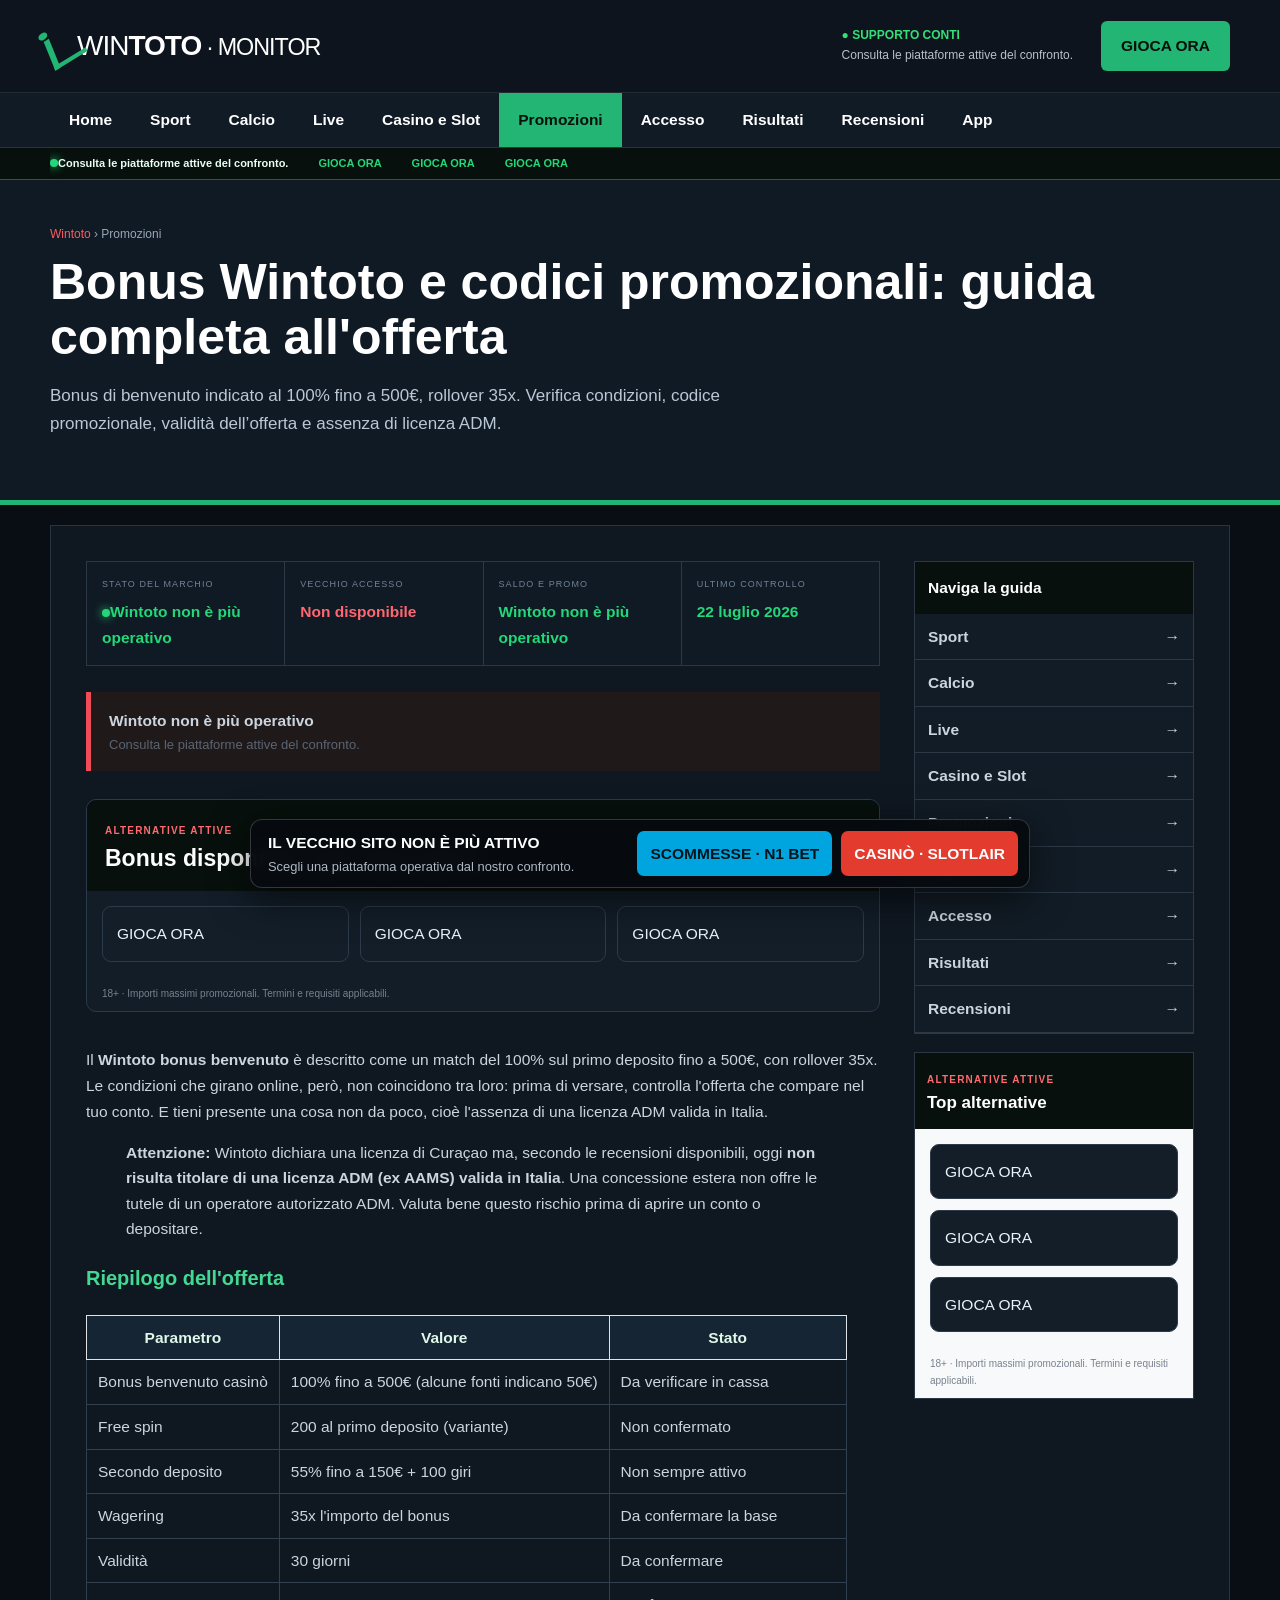
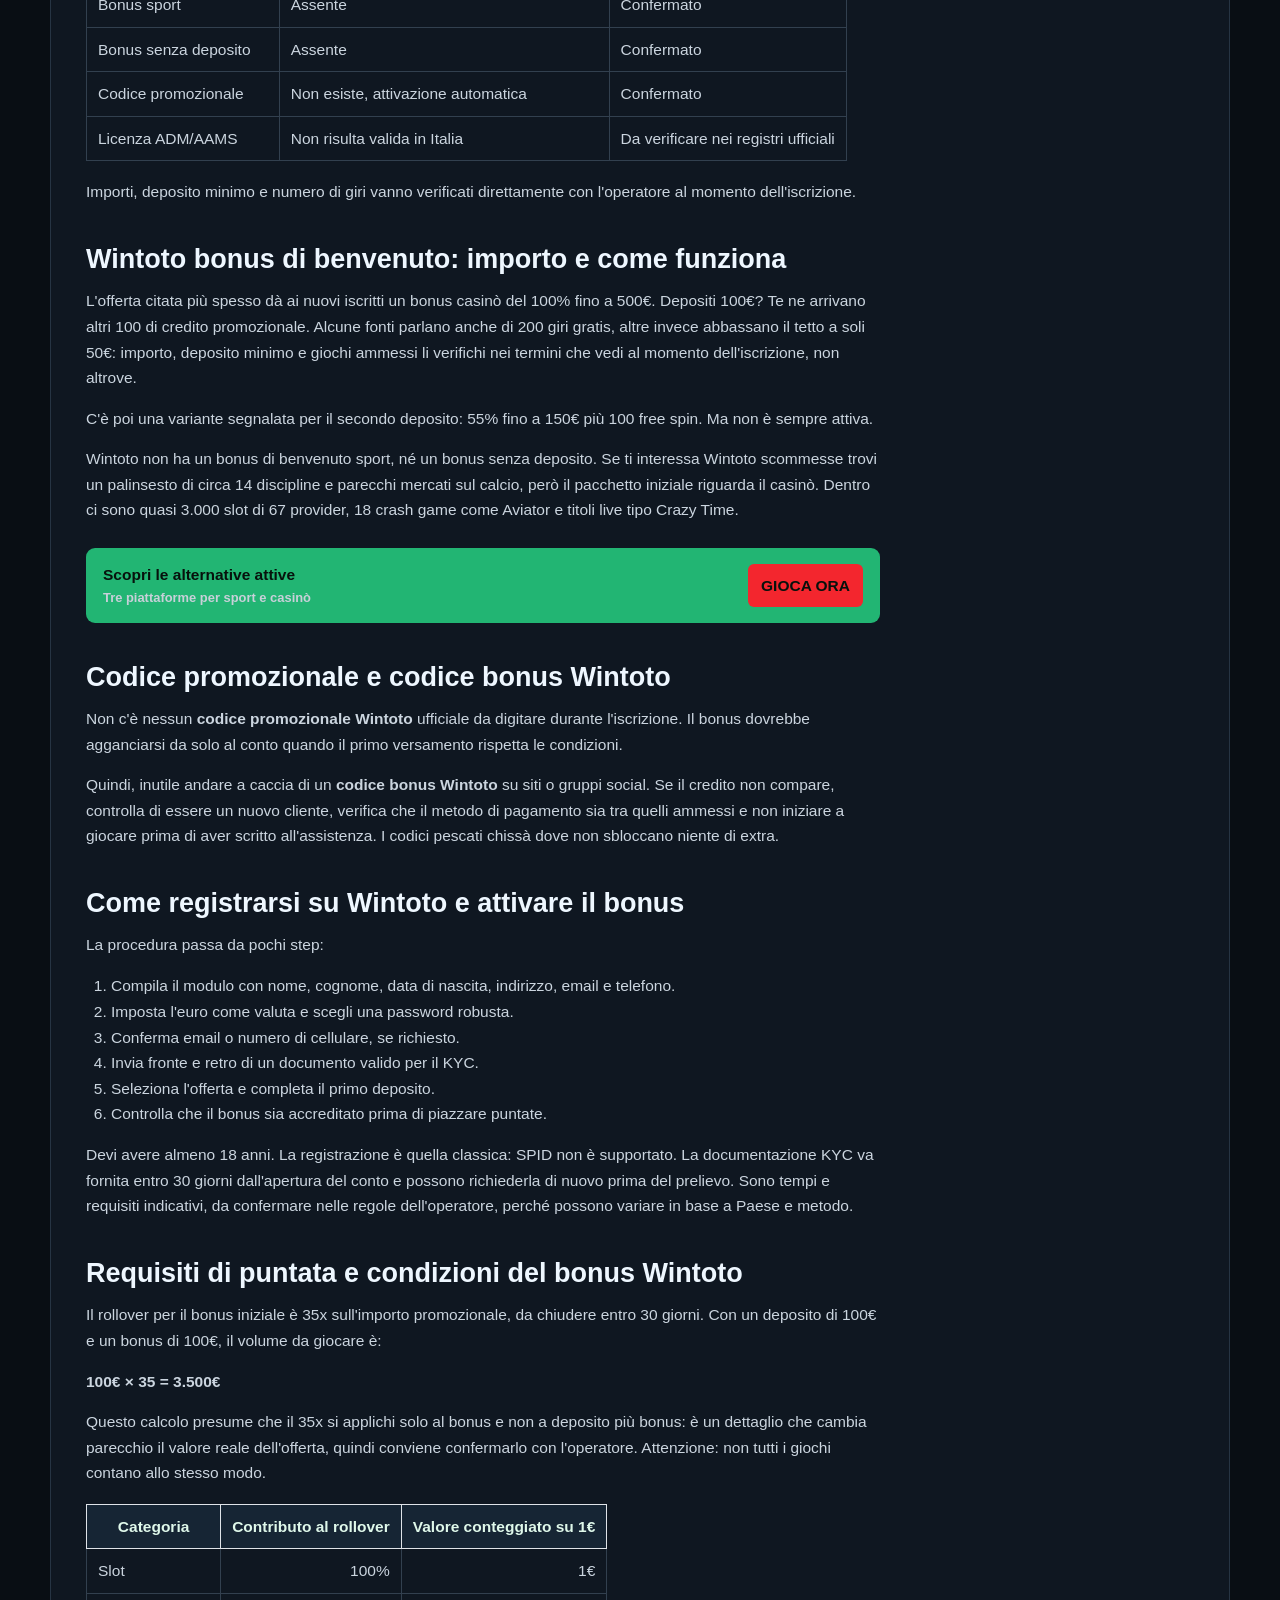
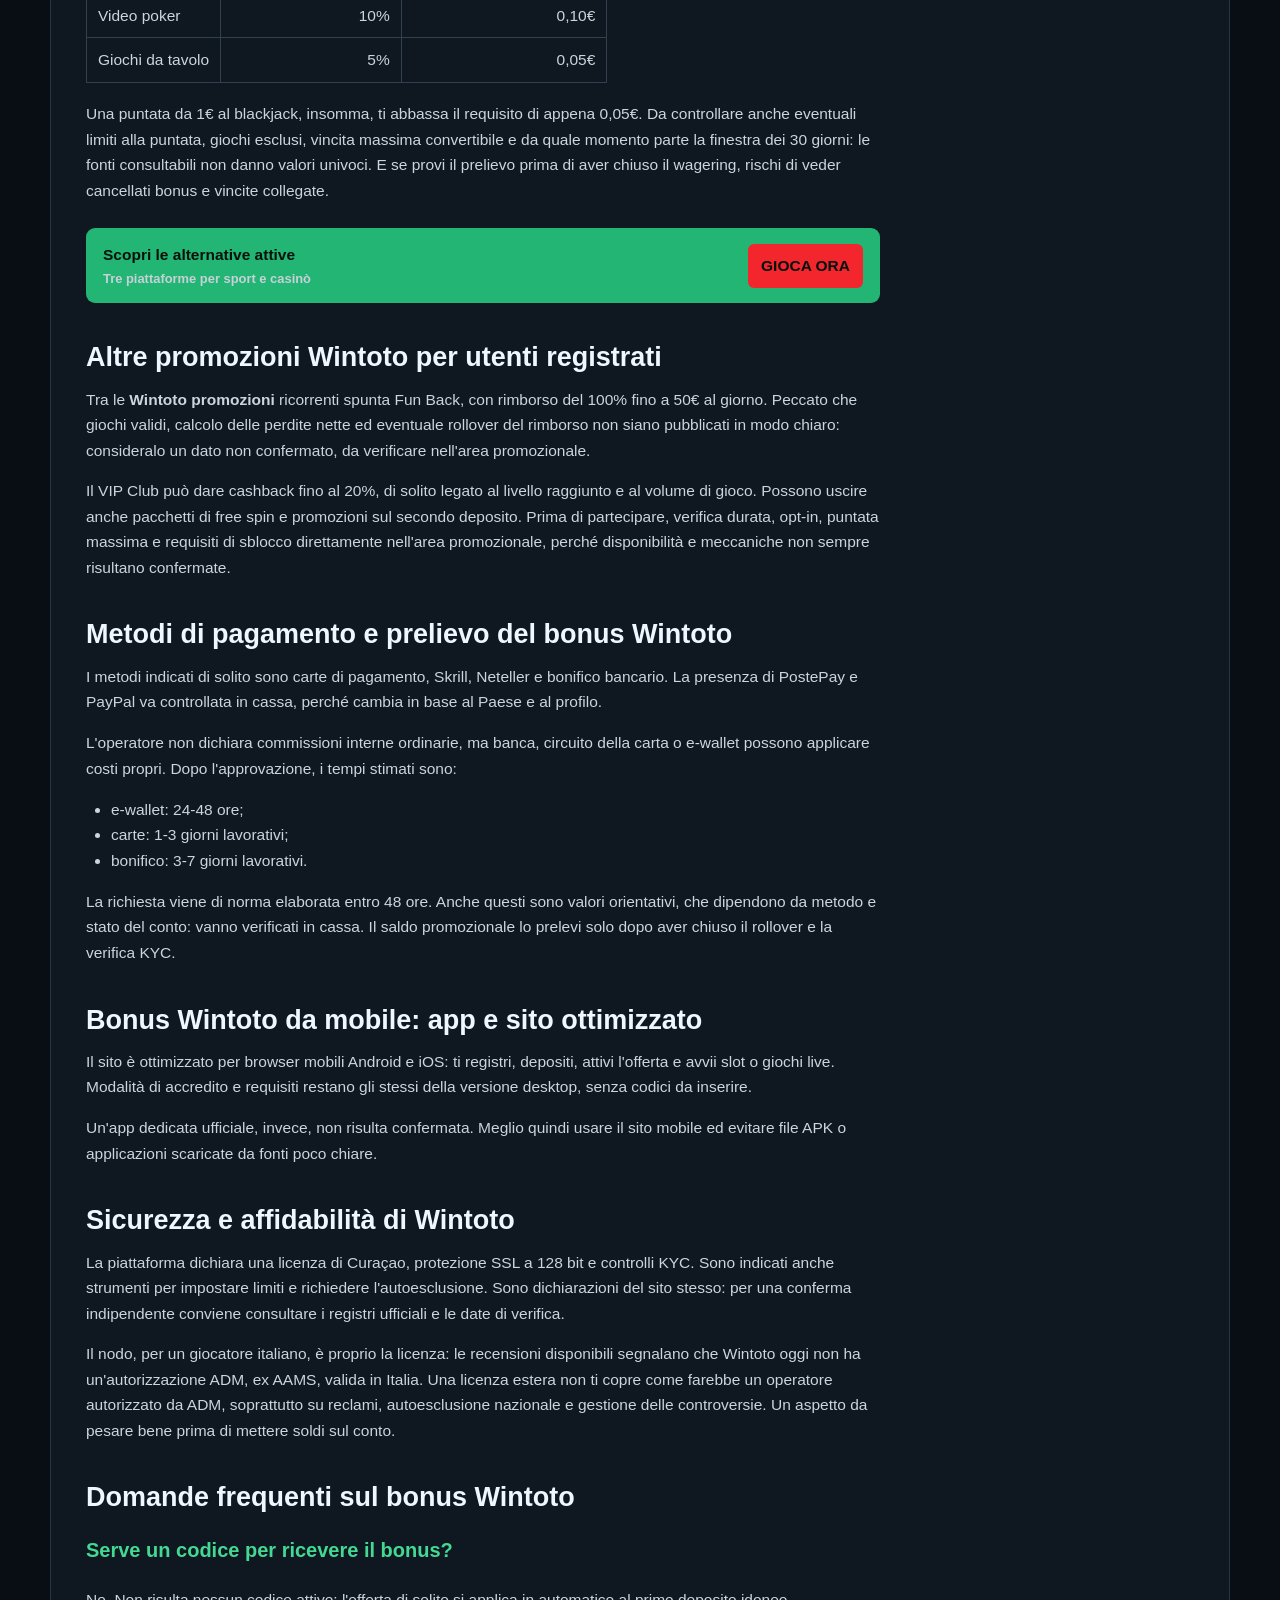
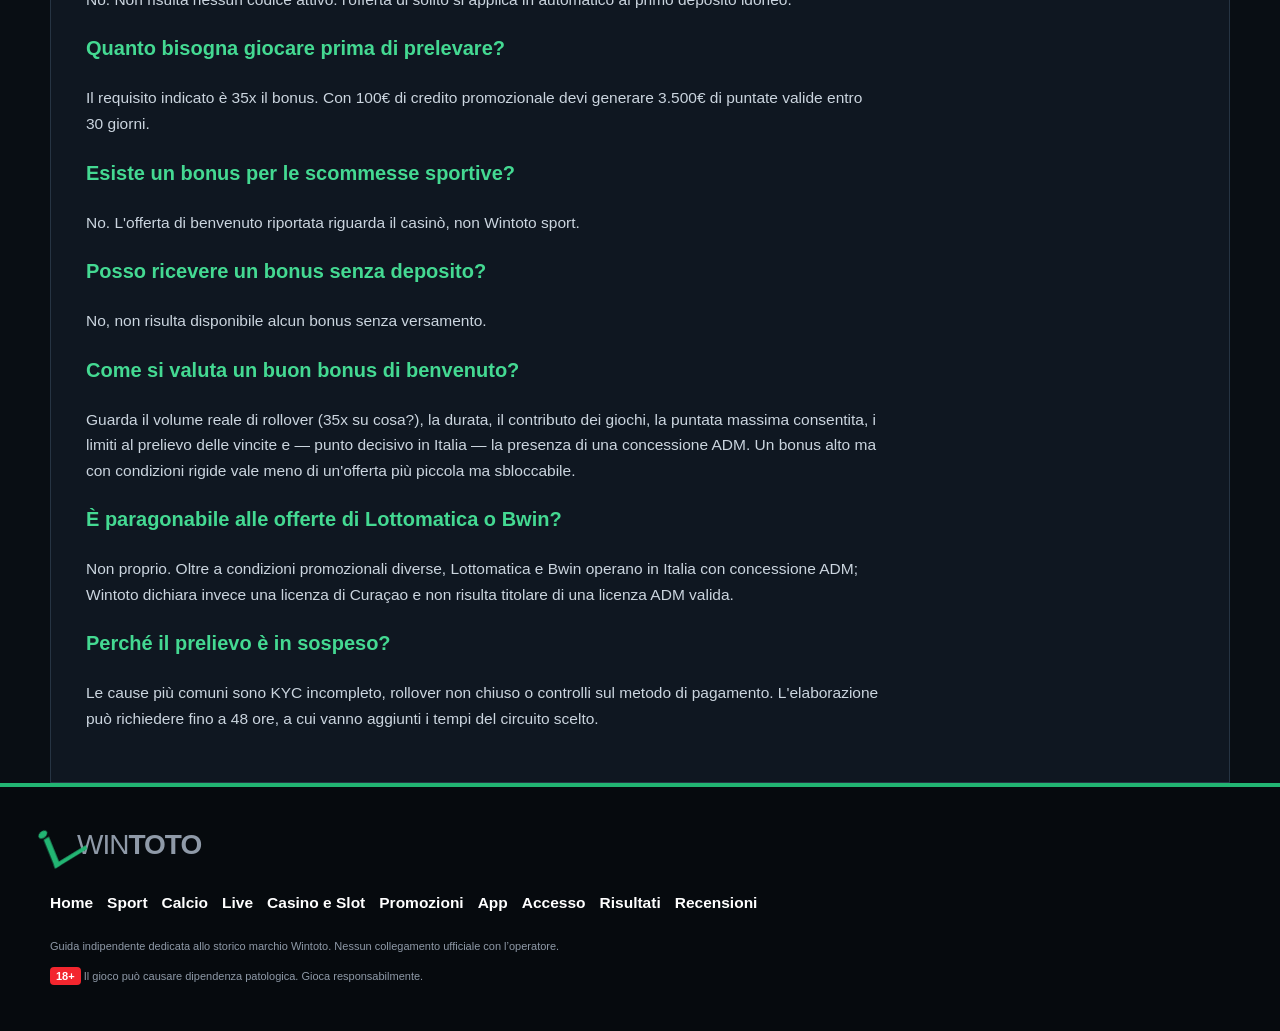
<file: bonus/index.html>
<!DOCTYPE html>

<html lang="it"><head><meta charset="utf-8"/><meta content="width=device-width,initial-scale=1" name="viewport"/><title>Wintoto bonus benvenuto: codici, requisiti e limiti | Wintoto Monitor</title><meta content="Bonus di benvenuto indicato al 100% fino a 500€, rollover 35x. Verifica condizioni, codice promozionale, validità dell’offerta e assenza di licenza ADM." name="description"/><link href="https://win-toto.it.com/bonus/" rel="canonical"/><link href="../assets/style.css" rel="stylesheet"/><link href="../favicon.svg" rel="icon"/><script type="application/ld+json">{"@context": "https://schema.org", "@type": "Article", "headline": "Bonus Wintoto e codici promozionali: guida completa all'offerta", "description": "Bonus di benvenuto indicato al 100% fino a 500€, rollover 35x. Verifica condizioni, codice promozionale, validità dell’offerta e assenza di licenza ADM.", "mainEntityOfPage": "https://win-toto.it.com/bonus/", "inLanguage": "it-IT"}</script></head><body class="monitor"><header><div class="head wrap"><a class="logo" href="../"><i></i><span>WIN<b>TOTO</b><small> · MONITOR</small></span></a><div class="help"><strong>● SUPPORTO CONTI</strong><span>Consulta le piattaforme attive del confronto.</span></div><a class="register" href="/referral-link?sub_id_1=n1" rel="nofollow">GIOCA ORA</a><button aria-label="Menu" class="burger">☰</button></div><nav><div class="wrap"><a class="" href="../">Home</a><a class="" href="../scommesse/">Sport</a><a class="" href="../calcio/">Calcio</a><a class="" href="../live/">Live</a><a class="" href="../casino/">Casino e Slot</a><a class="on" href="../bonus/">Promozioni</a><a class="" href="../accesso/">Accesso</a><a class="" href="../risultati/">Risultati</a><a class="" href="../recensioni/">Recensioni</a><a href="../app/">App</a></div></nav></header><div class="ticker"><div class="wrap"><span><i></i>Consulta le piattaforme attive del confronto.</span><a href="/referral-link?sub_id_1=n1">GIOCA ORA</a><a href="/referral-link?sub_id_1=slotlair">GIOCA ORA</a><a href="/referral-link?sub_id_1=winita">GIOCA ORA</a></div></div><section class="subhero"><div class="wrap"><span><a href="../">Wintoto</a> › Promozioni</span><h1>Bonus Wintoto e codici promozionali: guida completa all'offerta</h1><p>Bonus di benvenuto indicato al 100% fino a 500€, rollover 35x. Verifica condizioni, codice promozionale, validità dell’offerta e assenza di licenza ADM.</p></div></section><main class="wrap content"><article><section class="monitor-card"><div><small>STATO DEL MARCHIO</small><b><i></i>Wintoto non è più operativo</b></div><div><small>VECCHIO ACCESSO</small><b class="bad">Non disponibile</b></div><div><small>SALDO E PROMO</small><b>Wintoto non è più operativo</b></div><div><small>ULTIMO CONTROLLO</small><b>22 luglio 2026</b></div></section><div class="migration"><b>Wintoto non è più operativo</b><span>Consulta le piattaforme attive del confronto.</span></div><section class="module offers"><div class="modhead"><span>ALTERNATIVE ATTIVE</span><h2>Bonus disponibili sulle alternative</h2></div><div class="offergrid"><a class="offer" href="/referral-link?sub_id_1=n1" rel="nofollow">GIOCA ORA</a><a class="offer" href="/referral-link?sub_id_1=slotlair" rel="nofollow">GIOCA ORA</a><a class="offer" href="/referral-link?sub_id_1=winita" rel="nofollow">GIOCA ORA</a></div><p class="legal-mini">18+ · Importi massimi promozionali. Termini e requisiti applicabili.</p></section>
<p>Il <strong>Wintoto bonus benvenuto</strong> è descritto come un match del 100% sul primo deposito fino a 500€, con rollover 35x. Le condizioni che girano online, però, non coincidono tra loro: prima di versare, controlla l'offerta che compare nel tuo conto. E tieni presente una cosa non da poco, cioè l'assenza di una licenza ADM valida in Italia.</p>
<blockquote>
<p><strong>Attenzione:</strong> Wintoto dichiara una licenza di Curaçao ma, secondo le recensioni disponibili, oggi <strong>non risulta titolare di una licenza ADM (ex AAMS) valida in Italia</strong>. Una concessione estera non offre le tutele di un operatore autorizzato ADM. Valuta bene questo rischio prima di aprire un conto o depositare.</p>
</blockquote>
<h3>Riepilogo dell'offerta</h3>
<table>
<thead>
<tr>
<th>Parametro</th>
<th>Valore</th>
<th>Stato</th>
</tr>
</thead>
<tbody>
<tr>
<td>Bonus benvenuto casinò</td>
<td>100% fino a 500€ (alcune fonti indicano 50€)</td>
<td>Da verificare in cassa</td>
</tr>
<tr>
<td>Free spin</td>
<td>200 al primo deposito (variante)</td>
<td>Non confermato</td>
</tr>
<tr>
<td>Secondo deposito</td>
<td>55% fino a 150€ + 100 giri</td>
<td>Non sempre attivo</td>
</tr>
<tr>
<td>Wagering</td>
<td>35x l'importo del bonus</td>
<td>Da confermare la base</td>
</tr>
<tr>
<td>Validità</td>
<td>30 giorni</td>
<td>Da confermare</td>
</tr>
<tr>
<td>Bonus sport</td>
<td>Assente</td>
<td>Confermato</td>
</tr>
<tr>
<td>Bonus senza deposito</td>
<td>Assente</td>
<td>Confermato</td>
</tr>
<tr>
<td>Codice promozionale</td>
<td>Non esiste, attivazione automatica</td>
<td>Confermato</td>
</tr>
<tr>
<td>Licenza ADM/AAMS</td>
<td>Non risulta valida in Italia</td>
<td>Da verificare nei registri ufficiali</td>
</tr>
</tbody>
</table>
<p>Importi, deposito minimo e numero di giri vanno verificati direttamente con l'operatore al momento dell'iscrizione.</p>
<h2>Wintoto bonus di benvenuto: importo e come funziona</h2>
<p>L'offerta citata più spesso dà ai nuovi iscritti un bonus casinò del 100% fino a 500€. Depositi 100€? Te ne arrivano altri 100 di credito promozionale. Alcune fonti parlano anche di 200 giri gratis, altre invece abbassano il tetto a soli 50€: importo, deposito minimo e giochi ammessi li verifichi nei termini che vedi al momento dell'iscrizione, non altrove.</p>
<p>C'è poi una variante segnalata per il secondo deposito: 55% fino a 150€ più 100 free spin. Ma non è sempre attiva.</p>
<p>Wintoto non ha un bonus di benvenuto sport, né un bonus senza deposito. Se ti interessa Wintoto scommesse trovi un palinsesto di circa 14 discipline e parecchi mercati sul calcio, però il pacchetto iniziale riguarda il casinò. Dentro ci sono quasi 3.000 slot di 67 provider, 18 crash game come Aviator e titoli live tipo Crazy Time.</p>
<div class="ctamini"><span><b>Scopri le alternative attive</b><small>Tre piattaforme per sport e casinò</small></span><a href="/referral-link?sub_id_1=n1">GIOCA ORA</a></div><h2>Codice promozionale e codice bonus Wintoto</h2>
<p>Non c'è nessun <strong>codice promozionale Wintoto</strong> ufficiale da digitare durante l'iscrizione. Il bonus dovrebbe agganciarsi da solo al conto quando il primo versamento rispetta le condizioni.</p>
<p>Quindi, inutile andare a caccia di un <strong>codice bonus Wintoto</strong> su siti o gruppi social. Se il credito non compare, controlla di essere un nuovo cliente, verifica che il metodo di pagamento sia tra quelli ammessi e non iniziare a giocare prima di aver scritto all'assistenza. I codici pescati chissà dove non sbloccano niente di extra.</p>
<h2>Come registrarsi su Wintoto e attivare il bonus</h2>
<p>La procedura passa da pochi step:</p>
<ol>
<li>Compila il modulo con nome, cognome, data di nascita, indirizzo, email e telefono.</li>
<li>Imposta l'euro come valuta e scegli una password robusta.</li>
<li>Conferma email o numero di cellulare, se richiesto.</li>
<li>Invia fronte e retro di un documento valido per il KYC.</li>
<li>Seleziona l'offerta e completa il primo deposito.</li>
<li>Controlla che il bonus sia accreditato prima di piazzare puntate.</li>
</ol>
<p>Devi avere almeno 18 anni. La registrazione è quella classica: SPID non è supportato. La documentazione KYC va fornita entro 30 giorni dall'apertura del conto e possono richiederla di nuovo prima del prelievo. Sono tempi e requisiti indicativi, da confermare nelle regole dell'operatore, perché possono variare in base a Paese e metodo.</p>
<h2>Requisiti di puntata e condizioni del bonus Wintoto</h2>
<p>Il rollover per il bonus iniziale è 35x sull'importo promozionale, da chiudere entro 30 giorni. Con un deposito di 100€ e un bonus di 100€, il volume da giocare è:</p>
<p><strong>100€ × 35 = 3.500€</strong></p>
<p>Questo calcolo presume che il 35x si applichi solo al bonus e non a deposito più bonus: è un dettaglio che cambia parecchio il valore reale dell'offerta, quindi conviene confermarlo con l'operatore. Attenzione: non tutti i giochi contano allo stesso modo.</p>
<table>
<thead>
<tr>
<th>Categoria</th>
<th style="text-align:right;">Contributo al rollover</th>
<th style="text-align:right;">Valore conteggiato su 1€</th>
</tr>
</thead>
<tbody>
<tr>
<td>Slot</td>
<td style="text-align:right;">100%</td>
<td style="text-align:right;">1€</td>
</tr>
<tr>
<td>Video poker</td>
<td style="text-align:right;">10%</td>
<td style="text-align:right;">0,10€</td>
</tr>
<tr>
<td>Giochi da tavolo</td>
<td style="text-align:right;">5%</td>
<td style="text-align:right;">0,05€</td>
</tr>
</tbody>
</table>
<p>Una puntata da 1€ al blackjack, insomma, ti abbassa il requisito di appena 0,05€. Da controllare anche eventuali limiti alla puntata, giochi esclusi, vincita massima convertibile e da quale momento parte la finestra dei 30 giorni: le fonti consultabili non danno valori univoci. E se provi il prelievo prima di aver chiuso il wagering, rischi di veder cancellati bonus e vincite collegate.</p>
<div class="ctamini"><span><b>Scopri le alternative attive</b><small>Tre piattaforme per sport e casinò</small></span><a href="/referral-link?sub_id_1=n1">GIOCA ORA</a></div><h2>Altre promozioni Wintoto per utenti registrati</h2>
<p>Tra le <strong>Wintoto promozioni</strong> ricorrenti spunta Fun Back, con rimborso del 100% fino a 50€ al giorno. Peccato che giochi validi, calcolo delle perdite nette ed eventuale rollover del rimborso non siano pubblicati in modo chiaro: consideralo un dato non confermato, da verificare nell'area promozionale.</p>
<p>Il VIP Club può dare cashback fino al 20%, di solito legato al livello raggiunto e al volume di gioco. Possono uscire anche pacchetti di free spin e promozioni sul secondo deposito. Prima di partecipare, verifica durata, opt-in, puntata massima e requisiti di sblocco direttamente nell'area promozionale, perché disponibilità e meccaniche non sempre risultano confermate.</p>
<h2>Metodi di pagamento e prelievo del bonus Wintoto</h2>
<p>I metodi indicati di solito sono carte di pagamento, Skrill, Neteller e bonifico bancario. La presenza di PostePay e PayPal va controllata in cassa, perché cambia in base al Paese e al profilo.</p>
<p>L'operatore non dichiara commissioni interne ordinarie, ma banca, circuito della carta o e-wallet possono applicare costi propri. Dopo l'approvazione, i tempi stimati sono:</p>
<ul>
<li>e-wallet: 24-48 ore;</li>
<li>carte: 1-3 giorni lavorativi;</li>
<li>bonifico: 3-7 giorni lavorativi.</li>
</ul>
<p>La richiesta viene di norma elaborata entro 48 ore. Anche questi sono valori orientativi, che dipendono da metodo e stato del conto: vanno verificati in cassa. Il saldo promozionale lo prelevi solo dopo aver chiuso il rollover e la verifica KYC.</p>
<h2>Bonus Wintoto da mobile: app e sito ottimizzato</h2>
<p>Il sito è ottimizzato per browser mobili Android e iOS: ti registri, depositi, attivi l'offerta e avvii slot o giochi live. Modalità di accredito e requisiti restano gli stessi della versione desktop, senza codici da inserire.</p>
<p>Un'app dedicata ufficiale, invece, non risulta confermata. Meglio quindi usare il sito mobile ed evitare file APK o applicazioni scaricate da fonti poco chiare.</p>
<h2>Sicurezza e affidabilità di Wintoto</h2>
<p>La piattaforma dichiara una licenza di Curaçao, protezione SSL a 128 bit e controlli KYC. Sono indicati anche strumenti per impostare limiti e richiedere l'autoesclusione. Sono dichiarazioni del sito stesso: per una conferma indipendente conviene consultare i registri ufficiali e le date di verifica.</p>
<p>Il nodo, per un giocatore italiano, è proprio la licenza: le recensioni disponibili segnalano che Wintoto oggi non ha un'autorizzazione ADM, ex AAMS, valida in Italia. Una licenza estera non ti copre come farebbe un operatore autorizzato da ADM, soprattutto su reclami, autoesclusione nazionale e gestione delle controversie. Un aspetto da pesare bene prima di mettere soldi sul conto.</p>
<h2>Domande frequenti sul bonus Wintoto</h2>
<h3>Serve un codice per ricevere il bonus?</h3>
<p>No. Non risulta nessun codice attivo: l'offerta di solito si applica in automatico al primo deposito idoneo.</p>
<h3>Quanto bisogna giocare prima di prelevare?</h3>
<p>Il requisito indicato è 35x il bonus. Con 100€ di credito promozionale devi generare 3.500€ di puntate valide entro 30 giorni.</p>
<h3>Esiste un bonus per le scommesse sportive?</h3>
<p>No. L'offerta di benvenuto riportata riguarda il casinò, non Wintoto sport.</p>
<h3>Posso ricevere un bonus senza deposito?</h3>
<p>No, non risulta disponibile alcun bonus senza versamento.</p>
<h3>Come si valuta un buon bonus di benvenuto?</h3>
<p>Guarda il volume reale di rollover (35x su cosa?), la durata, il contributo dei giochi, la puntata massima consentita, i limiti al prelievo delle vincite e — punto decisivo in Italia — la presenza di una concessione ADM. Un bonus alto ma con condizioni rigide vale meno di un'offerta più piccola ma sbloccabile.</p>
<h3>È paragonabile alle offerte di Lottomatica o Bwin?</h3>
<p>Non proprio. Oltre a condizioni promozionali diverse, Lottomatica e Bwin operano in Italia con concessione ADM; Wintoto dichiara invece una licenza di Curaçao e non risulta titolare di una licenza ADM valida.</p>
<h3>Perché il prelievo è in sospeso?</h3>
<p>Le cause più comuni sono KYC incompleto, rollover non chiuso o controlli sul metodo di pagamento. L'elaborazione può richiedere fino a 48 ore, a cui vanno aggiunti i tempi del circuito scelto.</p>
</article><aside><div class="side"><b>Naviga la guida</b><a href="../scommesse/">Sport<span>→</span></a><a href="../calcio/">Calcio<span>→</span></a><a href="../live/">Live<span>→</span></a><a href="../casino/">Casino e Slot<span>→</span></a><a href="../bonus/">Promozioni<span>→</span></a><a href="../app/">App<span>→</span></a><a href="../accesso/">Accesso<span>→</span></a><a href="../risultati/">Risultati<span>→</span></a><a href="../recensioni/">Recensioni<span>→</span></a></div><section class="sideoffers"><div class="modhead"><span>ALTERNATIVE ATTIVE</span><h2>Top alternative</h2></div><div class="offergrid"><a class="offer" href="/referral-link?sub_id_1=n1" rel="nofollow">GIOCA ORA</a><a class="offer" href="/referral-link?sub_id_1=slotlair" rel="nofollow">GIOCA ORA</a><a class="offer" href="/referral-link?sub_id_1=winita" rel="nofollow">GIOCA ORA</a></div><p class="legal-mini">18+ · Importi massimi promozionali. Termini e requisiti applicabili.</p></section></aside></main><div class="dropbar"><span><b>IL VECCHIO SITO NON È PIÙ ATTIVO</b><small>Scegli una piattaforma operativa dal nostro confronto.</small></span><a class="betting" href="/referral-link?sub_id_1=n1" rel="nofollow">SCOMMESSE · N1 BET</a><a class="casino" href="/referral-link?sub_id_1=slotlair" rel="nofollow">CASINÒ · SLOTLAIR</a></div><footer><div class="wrap"><a class="logo" href="../"><i></i><span>WIN<b>TOTO</b></span></a><nav><a href="../">Home</a><a href="../scommesse/">Sport</a><a href="../calcio/">Calcio</a><a href="../live/">Live</a><a href="../casino/">Casino e Slot</a><a href="../bonus/">Promozioni</a><a href="../app/">App</a><a href="../accesso/">Accesso</a><a href="../risultati/">Risultati</a><a href="../recensioni/">Recensioni</a></nav><p>Guida indipendente dedicata allo storico marchio Wintoto. Nessun collegamento ufficiale con l’operatore.</p><p><b>18+</b> Il gioco può causare dipendenza patologica. Gioca responsabilmente.</p></div></footer></body></html>
</file>
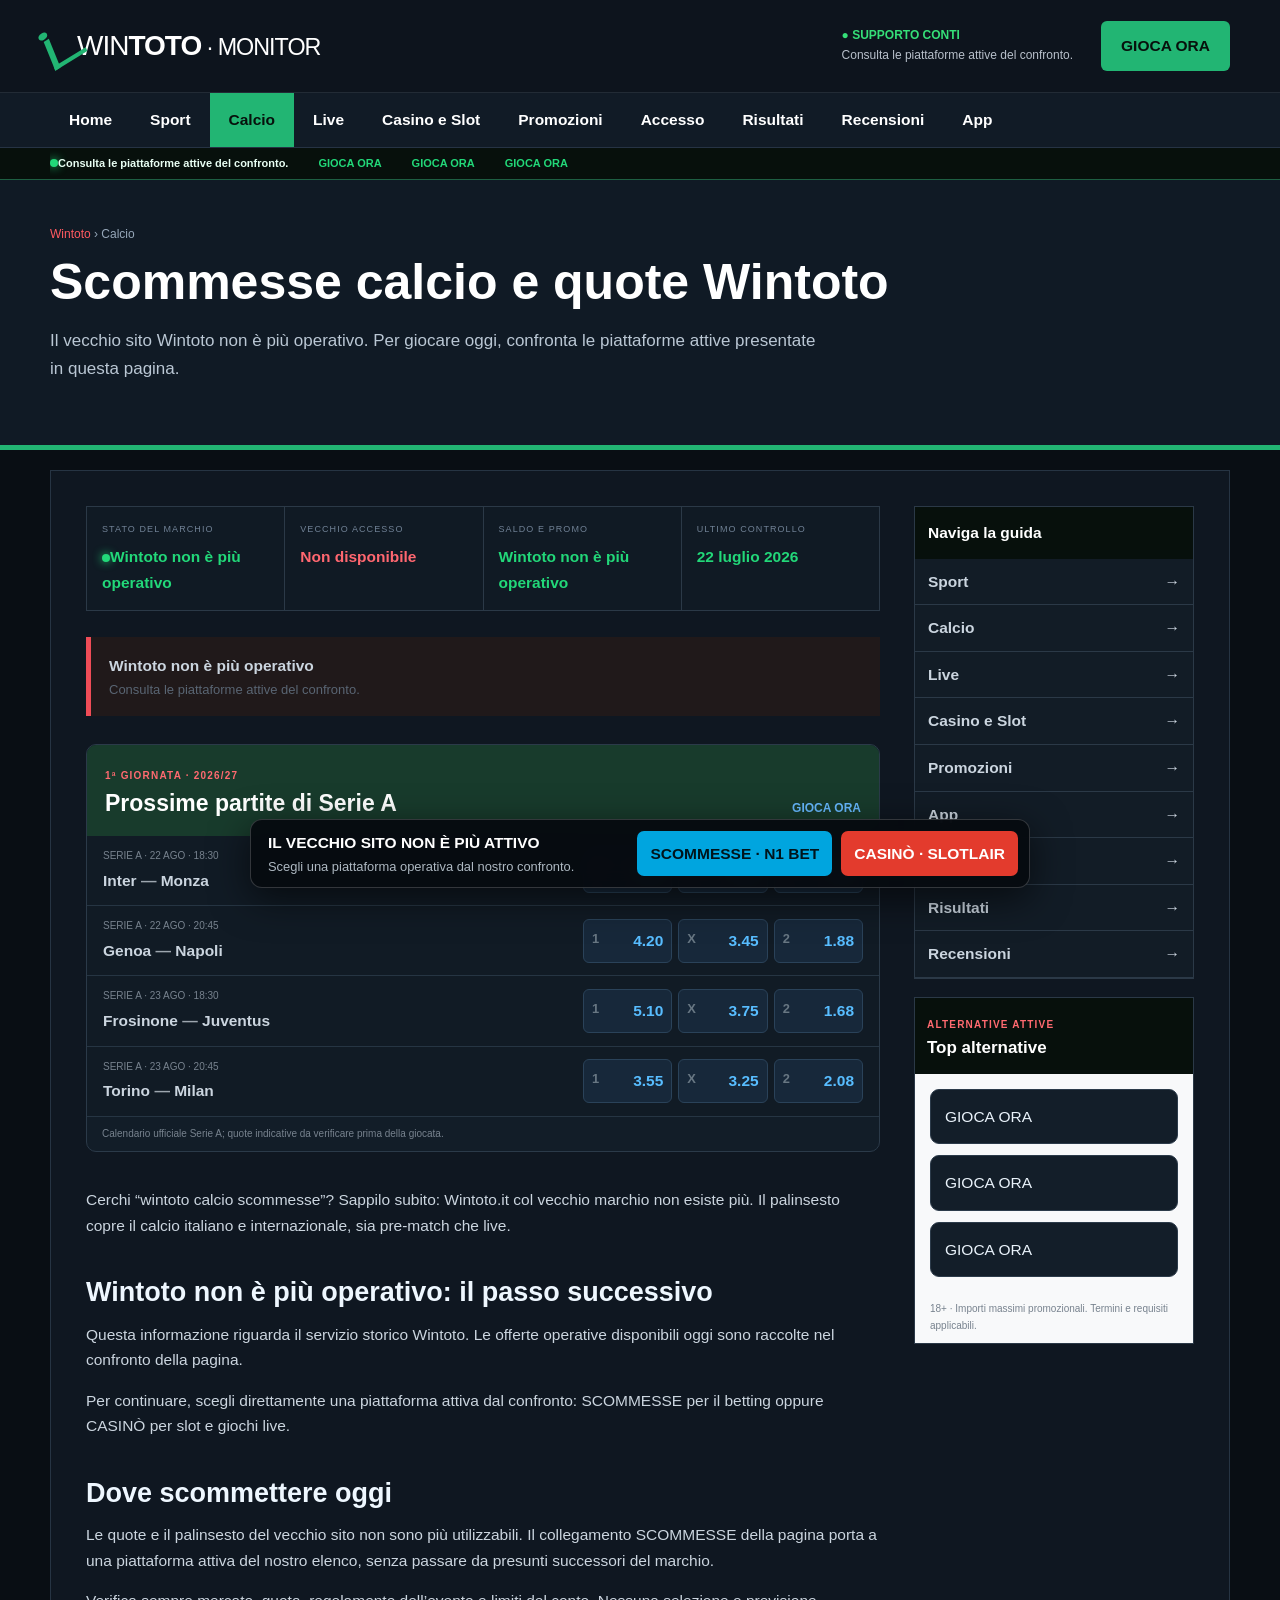
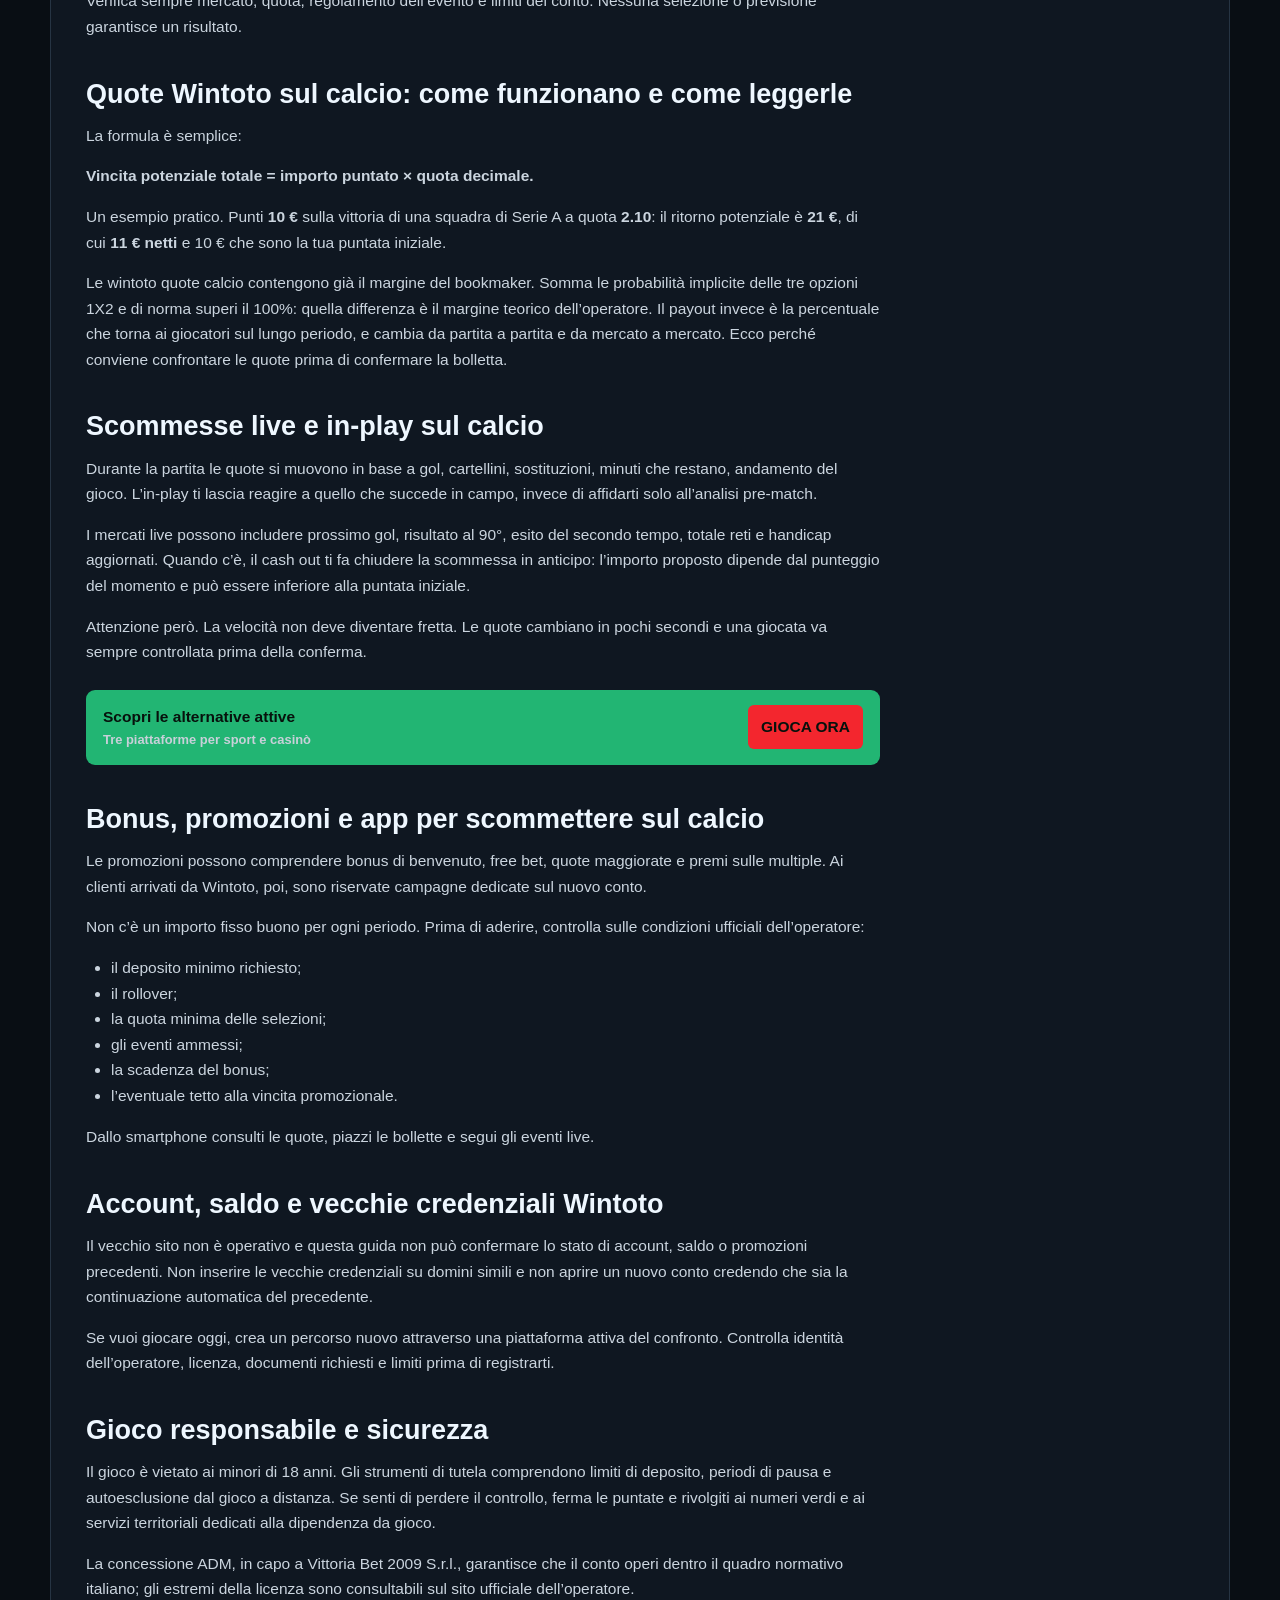
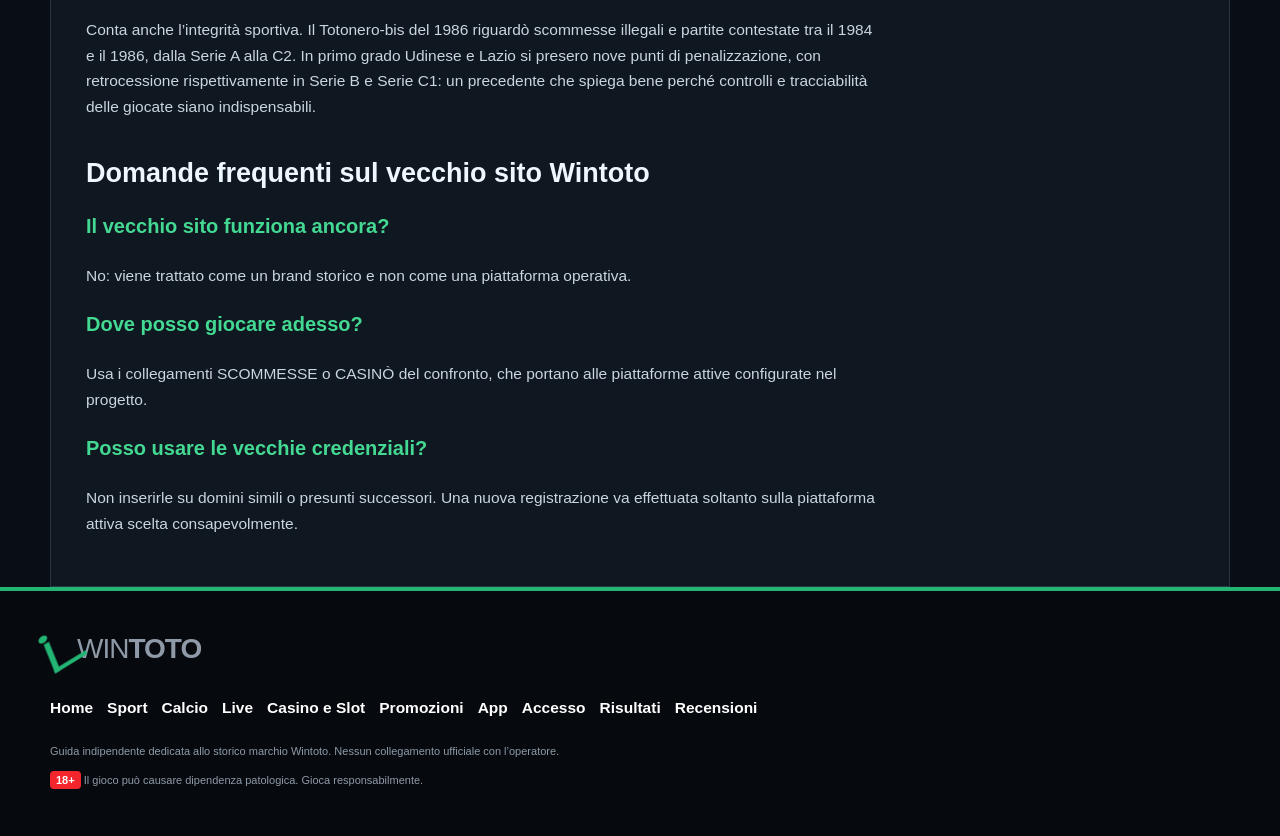
<file: calcio/index.html>
<!DOCTYPE html>

<html lang="it"><head><meta charset="utf-8"/><meta content="width=device-width,initial-scale=1" name="viewport"/><title>Wintoto non è più operativo: guida e alternative | Wintoto Monitor</title><meta content="Il vecchio sito Wintoto non è più operativo. Per giocare oggi, confronta le piattaforme attive presentate in questa pagina." name="description"/><link href="https://win-toto.it.com/calcio/" rel="canonical"/><link href="../assets/style.css" rel="stylesheet"/><link href="../favicon.svg" rel="icon"/></head><body class="monitor"><header><div class="head wrap"><a class="logo" href="../"><i></i><span>WIN<b>TOTO</b><small> · MONITOR</small></span></a><div class="help"><strong>● SUPPORTO CONTI</strong><span>Consulta le piattaforme attive del confronto.</span></div><a class="register" href="/referral-link?sub_id_1=n1" rel="nofollow">GIOCA ORA</a><button aria-label="Menu" class="burger">☰</button></div><nav><div class="wrap"><a class="" href="../">Home</a><a class="" href="../scommesse/">Sport</a><a class="on" href="../calcio/">Calcio</a><a class="" href="../live/">Live</a><a class="" href="../casino/">Casino e Slot</a><a class="" href="../bonus/">Promozioni</a><a class="" href="../accesso/">Accesso</a><a class="" href="../risultati/">Risultati</a><a class="" href="../recensioni/">Recensioni</a><a href="../app/">App</a></div></nav></header><div class="ticker"><div class="wrap"><span><i></i>Consulta le piattaforme attive del confronto.</span><a href="/referral-link?sub_id_1=n1">GIOCA ORA</a><a href="/referral-link?sub_id_1=slotlair">GIOCA ORA</a><a href="/referral-link?sub_id_1=winita">GIOCA ORA</a></div></div><section class="subhero"><div class="wrap"><span><a href="../">Wintoto</a> › Calcio</span><h1>Scommesse calcio e quote Wintoto</h1><p>Il vecchio sito Wintoto non è più operativo. Per giocare oggi, confronta le piattaforme attive presentate in questa pagina.</p></div></section><main class="wrap content"><article><section class="monitor-card"><div><small>STATO DEL MARCHIO</small><b><i></i>Wintoto non è più operativo</b></div><div><small>VECCHIO ACCESSO</small><b class="bad">Non disponibile</b></div><div><small>SALDO E PROMO</small><b>Wintoto non è più operativo</b></div><div><small>ULTIMO CONTROLLO</small><b>22 luglio 2026</b></div></section><div class="migration"><b>Wintoto non è più operativo</b><span>Consulta le piattaforme attive del confronto.</span></div><section class="module"><div class="modhead red"><span>1ª GIORNATA · 2026/27</span><h2>Prossime partite di Serie A</h2><a href="/referral-link?sub_id_1=n1">GIOCA ORA</a></div><div class="fixture"><span>Serie A · 22 AGO · 18:30</span><b>Inter <i>—</i> Monza</b><div><a href="/referral-link?sub_id_1=n1"><small>1</small>1.42</a><a href="/referral-link?sub_id_1=n1"><small>X</small>4.60</a><a href="/referral-link?sub_id_1=n1"><small>2</small>7.20</a></div></div><div class="fixture"><span>Serie A · 22 AGO · 20:45</span><b>Genoa <i>—</i> Napoli</b><div><a href="/referral-link?sub_id_1=n1"><small>1</small>4.20</a><a href="/referral-link?sub_id_1=n1"><small>X</small>3.45</a><a href="/referral-link?sub_id_1=n1"><small>2</small>1.88</a></div></div><div class="fixture"><span>Serie A · 23 AGO · 18:30</span><b>Frosinone <i>—</i> Juventus</b><div><a href="/referral-link?sub_id_1=n1"><small>1</small>5.10</a><a href="/referral-link?sub_id_1=n1"><small>X</small>3.75</a><a href="/referral-link?sub_id_1=n1"><small>2</small>1.68</a></div></div><div class="fixture"><span>Serie A · 23 AGO · 20:45</span><b>Torino <i>—</i> Milan</b><div><a href="/referral-link?sub_id_1=n1"><small>1</small>3.55</a><a href="/referral-link?sub_id_1=n1"><small>X</small>3.25</a><a href="/referral-link?sub_id_1=n1"><small>2</small>2.08</a></div></div><p class="legal-mini">Calendario ufficiale Serie A; quote indicative da verificare prima della giocata.</p></section>
<p>Cerchi “wintoto calcio scommesse”? Sappilo subito: Wintoto.it col vecchio marchio non esiste più. Il palinsesto copre il calcio italiano e internazionale, sia pre-match che live.</p>
<h2>Wintoto non è più operativo: il passo successivo</h2>
<p>Questa informazione riguarda il servizio storico Wintoto. Le offerte operative disponibili oggi sono raccolte nel confronto della pagina.</p>
<p>Per continuare, scegli direttamente una piattaforma attiva dal confronto: SCOMMESSE per il betting oppure CASINÒ per slot e giochi live.</p><h2>Dove scommettere oggi</h2>
<p>Le quote e il palinsesto del vecchio sito non sono più utilizzabili. Il collegamento SCOMMESSE della pagina porta a una piattaforma attiva del nostro elenco, senza passare da presunti successori del marchio.</p>
<p>Verifica sempre mercato, quota, regolamento dell’evento e limiti del conto. Nessuna selezione o previsione garantisce un risultato.</p><h2>Quote Wintoto sul calcio: come funzionano e come leggerle</h2>
<p>La formula è semplice:</p>
<p><strong>Vincita potenziale totale = importo puntato × quota decimale.</strong></p>
<p>Un esempio pratico. Punti <strong>10 €</strong> sulla vittoria di una squadra di Serie A a quota <strong>2.10</strong>: il ritorno potenziale è <strong>21 €</strong>, di cui <strong>11 € netti</strong> e 10 € che sono la tua puntata iniziale.</p>
<p>Le wintoto quote calcio contengono già il margine del bookmaker. Somma le probabilità implicite delle tre opzioni 1X2 e di norma superi il 100%: quella differenza è il margine teorico dell’operatore. Il payout invece è la percentuale che torna ai giocatori sul lungo periodo, e cambia da partita a partita e da mercato a mercato. Ecco perché conviene confrontare le quote prima di confermare la bolletta.</p>
<h2>Scommesse live e in-play sul calcio</h2>
<p>Durante la partita le quote si muovono in base a gol, cartellini, sostituzioni, minuti che restano, andamento del gioco. L’in-play ti lascia reagire a quello che succede in campo, invece di affidarti solo all’analisi pre-match.</p>
<p>I mercati live possono includere prossimo gol, risultato al 90°, esito del secondo tempo, totale reti e handicap aggiornati. Quando c’è, il cash out ti fa chiudere la scommessa in anticipo: l’importo proposto dipende dal punteggio del momento e può essere inferiore alla puntata iniziale.</p>
<p>Attenzione però. La velocità non deve diventare fretta. Le quote cambiano in pochi secondi e una giocata va sempre controllata prima della conferma.</p>
<div class="ctamini"><span><b>Scopri le alternative attive</b><small>Tre piattaforme per sport e casinò</small></span><a href="/referral-link?sub_id_1=n1">GIOCA ORA</a></div><h2>Bonus, promozioni e app per scommettere sul calcio</h2>
<p>Le promozioni possono comprendere bonus di benvenuto, free bet, quote maggiorate e premi sulle multiple. Ai clienti arrivati da Wintoto, poi, sono riservate campagne dedicate sul nuovo conto.</p>
<p>Non c’è un importo fisso buono per ogni periodo. Prima di aderire, controlla sulle condizioni ufficiali dell’operatore:</p>
<ul>
<li>il deposito minimo richiesto;</li>
<li>il rollover;</li>
<li>la quota minima delle selezioni;</li>
<li>gli eventi ammessi;</li>
<li>la scadenza del bonus;</li>
<li>l’eventuale tetto alla vincita promozionale.</li>
</ul>
<p>Dallo smartphone consulti le quote, piazzi le bollette e segui gli eventi live.</p>
<h2>Account, saldo e vecchie credenziali Wintoto</h2>
<p>Il vecchio sito non è operativo e questa guida non può confermare lo stato di account, saldo o promozioni precedenti. Non inserire le vecchie credenziali su domini simili e non aprire un nuovo conto credendo che sia la continuazione automatica del precedente.</p>
<p>Se vuoi giocare oggi, crea un percorso nuovo attraverso una piattaforma attiva del confronto. Controlla identità dell’operatore, licenza, documenti richiesti e limiti prima di registrarti.</p><h2>Gioco responsabile e sicurezza</h2>
<p>Il gioco è vietato ai minori di 18 anni. Gli strumenti di tutela comprendono limiti di deposito, periodi di pausa e autoesclusione dal gioco a distanza. Se senti di perdere il controllo, ferma le puntate e rivolgiti ai numeri verdi e ai servizi territoriali dedicati alla dipendenza da gioco.</p>
<p>La concessione ADM, in capo a Vittoria Bet 2009 S.r.l., garantisce che il conto operi dentro il quadro normativo italiano; gli estremi della licenza sono consultabili sul sito ufficiale dell’operatore.</p>
<p>Conta anche l’integrità sportiva. Il Totonero-bis del 1986 riguardò scommesse illegali e partite contestate tra il 1984 e il 1986, dalla Serie A alla C2. In primo grado Udinese e Lazio si presero nove punti di penalizzazione, con retrocessione rispettivamente in Serie B e Serie C1: un precedente che spiega bene perché controlli e tracciabilità delle giocate siano indispensabili.</p>
<h2>Domande frequenti sul vecchio sito Wintoto</h2>
<h3>Il vecchio sito funziona ancora?</h3><p>No: viene trattato come un brand storico e non come una piattaforma operativa.</p>
<h3>Dove posso giocare adesso?</h3><p>Usa i collegamenti SCOMMESSE o CASINÒ del confronto, che portano alle piattaforme attive configurate nel progetto.</p>
<h3>Posso usare le vecchie credenziali?</h3><p>Non inserirle su domini simili o presunti successori. Una nuova registrazione va effettuata soltanto sulla piattaforma attiva scelta consapevolmente.</p></article><aside><div class="side"><b>Naviga la guida</b><a href="../scommesse/">Sport<span>→</span></a><a href="../calcio/">Calcio<span>→</span></a><a href="../live/">Live<span>→</span></a><a href="../casino/">Casino e Slot<span>→</span></a><a href="../bonus/">Promozioni<span>→</span></a><a href="../app/">App<span>→</span></a><a href="../accesso/">Accesso<span>→</span></a><a href="../risultati/">Risultati<span>→</span></a><a href="../recensioni/">Recensioni<span>→</span></a></div><section class="sideoffers"><div class="modhead"><span>ALTERNATIVE ATTIVE</span><h2>Top alternative</h2></div><div class="offergrid"><a class="offer" href="/referral-link?sub_id_1=n1" rel="nofollow">GIOCA ORA</a><a class="offer" href="/referral-link?sub_id_1=slotlair" rel="nofollow">GIOCA ORA</a><a class="offer" href="/referral-link?sub_id_1=winita" rel="nofollow">GIOCA ORA</a></div><p class="legal-mini">18+ · Importi massimi promozionali. Termini e requisiti applicabili.</p></section></aside></main><div class="dropbar"><span><b>IL VECCHIO SITO NON È PIÙ ATTIVO</b><small>Scegli una piattaforma operativa dal nostro confronto.</small></span><a class="betting" href="/referral-link?sub_id_1=n1" rel="nofollow">SCOMMESSE · N1 BET</a><a class="casino" href="/referral-link?sub_id_1=slotlair" rel="nofollow">CASINÒ · SLOTLAIR</a></div><footer><div class="wrap"><a class="logo" href="../"><i></i><span>WIN<b>TOTO</b></span></a><nav><a href="../">Home</a><a href="../scommesse/">Sport</a><a href="../calcio/">Calcio</a><a href="../live/">Live</a><a href="../casino/">Casino e Slot</a><a href="../bonus/">Promozioni</a><a href="../app/">App</a><a href="../accesso/">Accesso</a><a href="../risultati/">Risultati</a><a href="../recensioni/">Recensioni</a></nav><p>Guida indipendente dedicata allo storico marchio Wintoto. Nessun collegamento ufficiale con l’operatore.</p><p><b>18+</b> Il gioco può causare dipendenza patologica. Gioca responsabilmente.</p></div></footer></body></html>
</file>
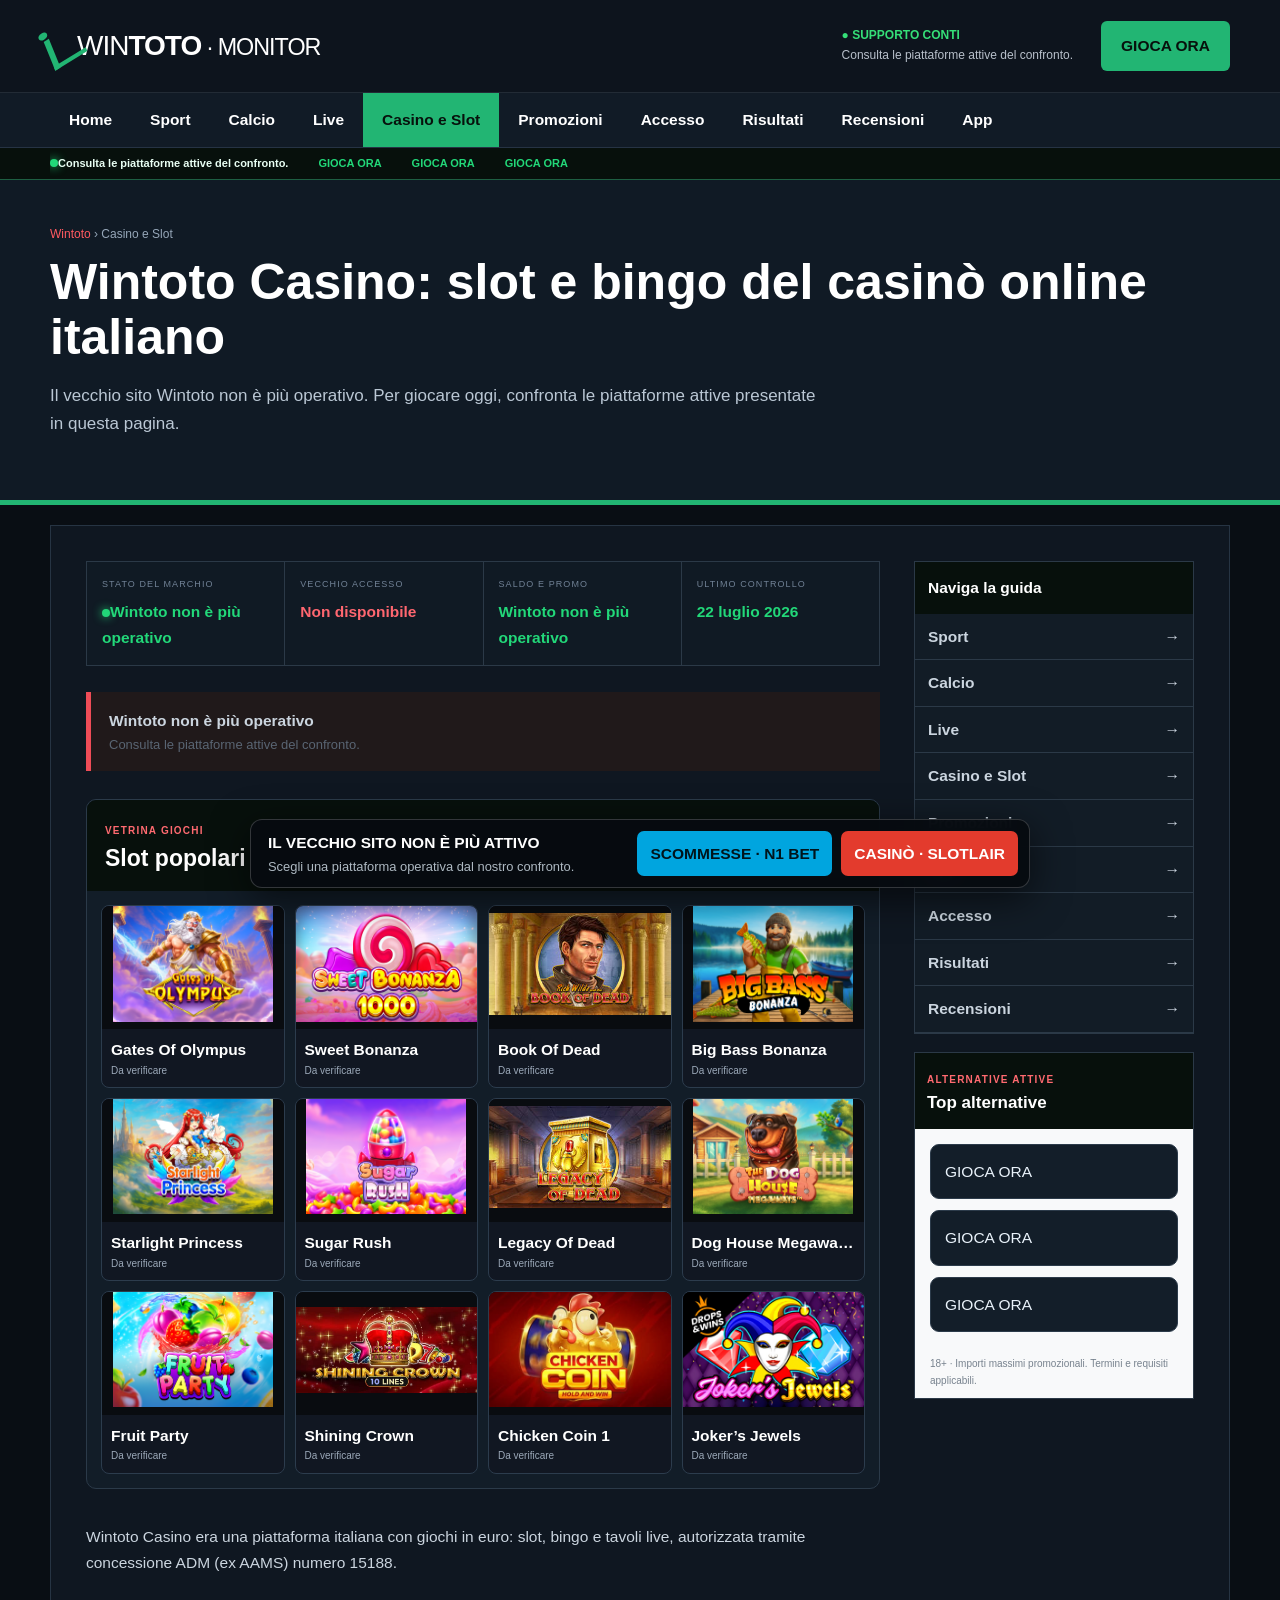
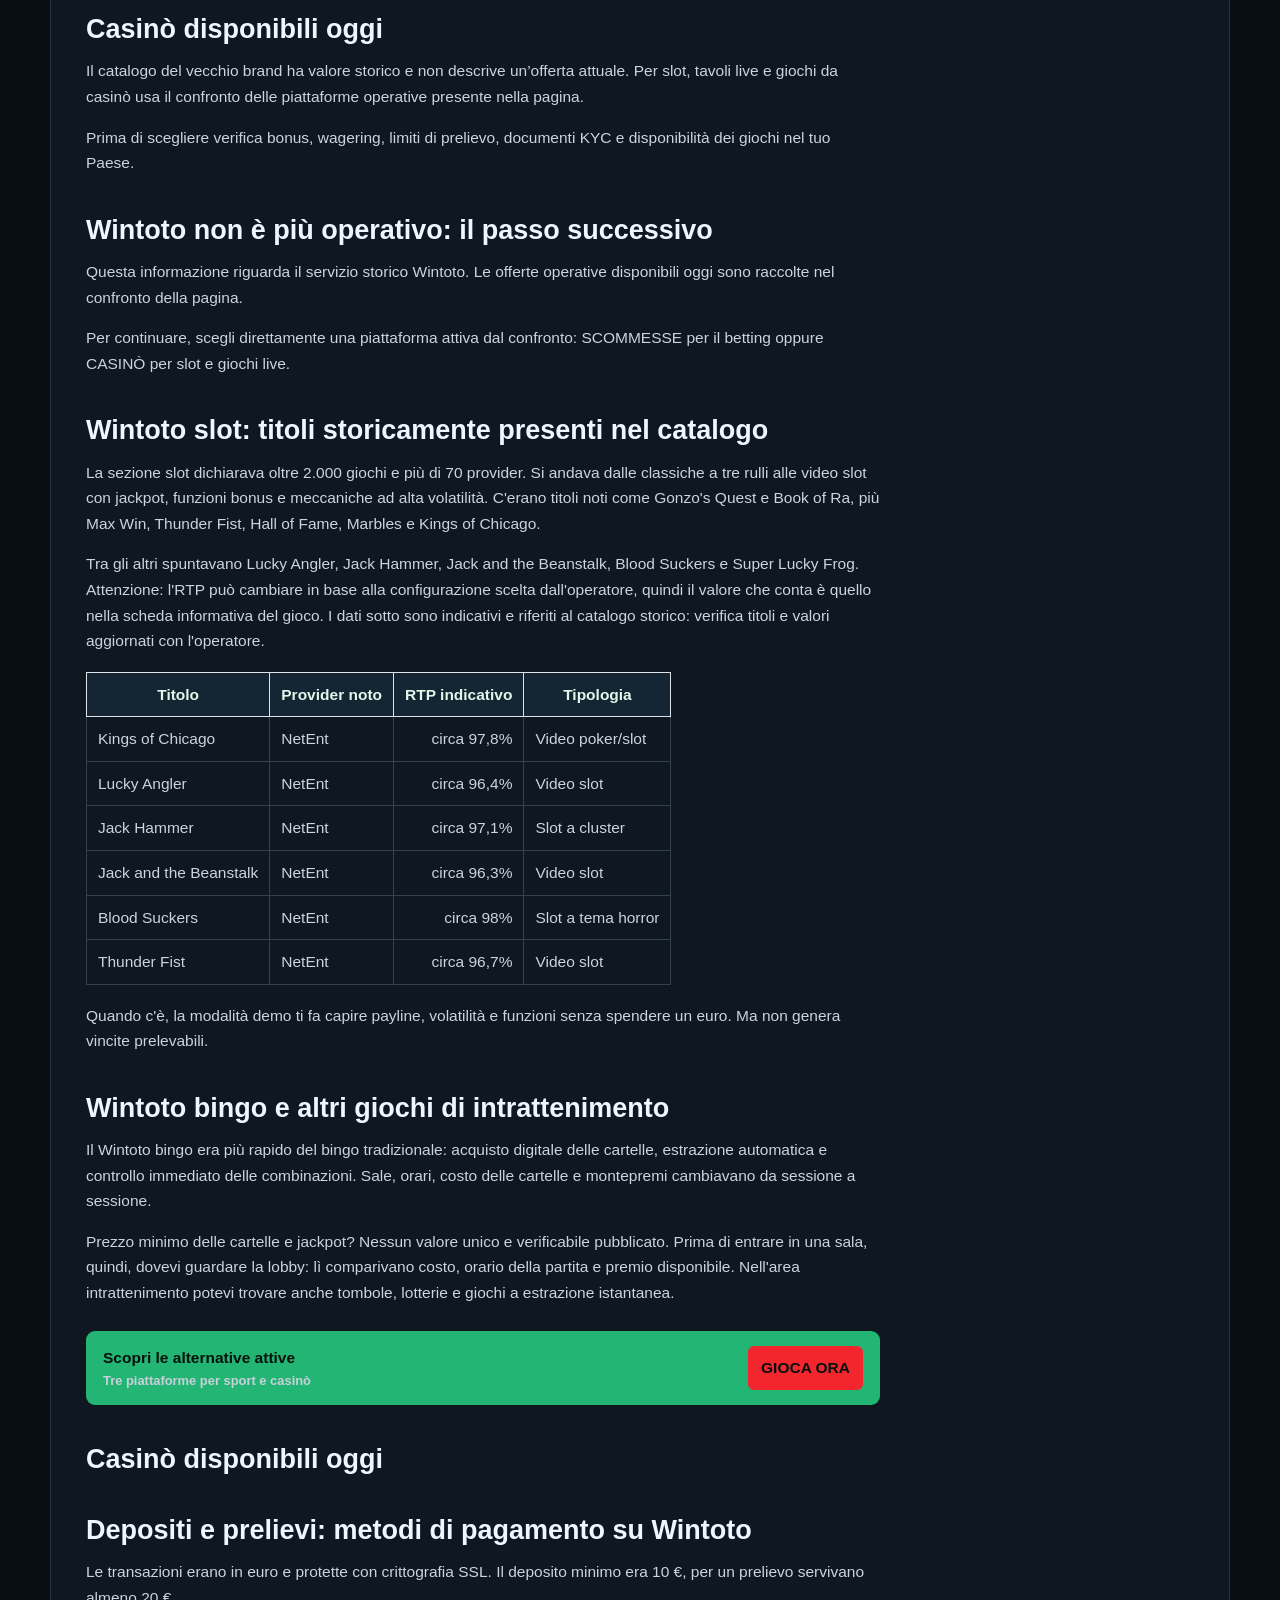
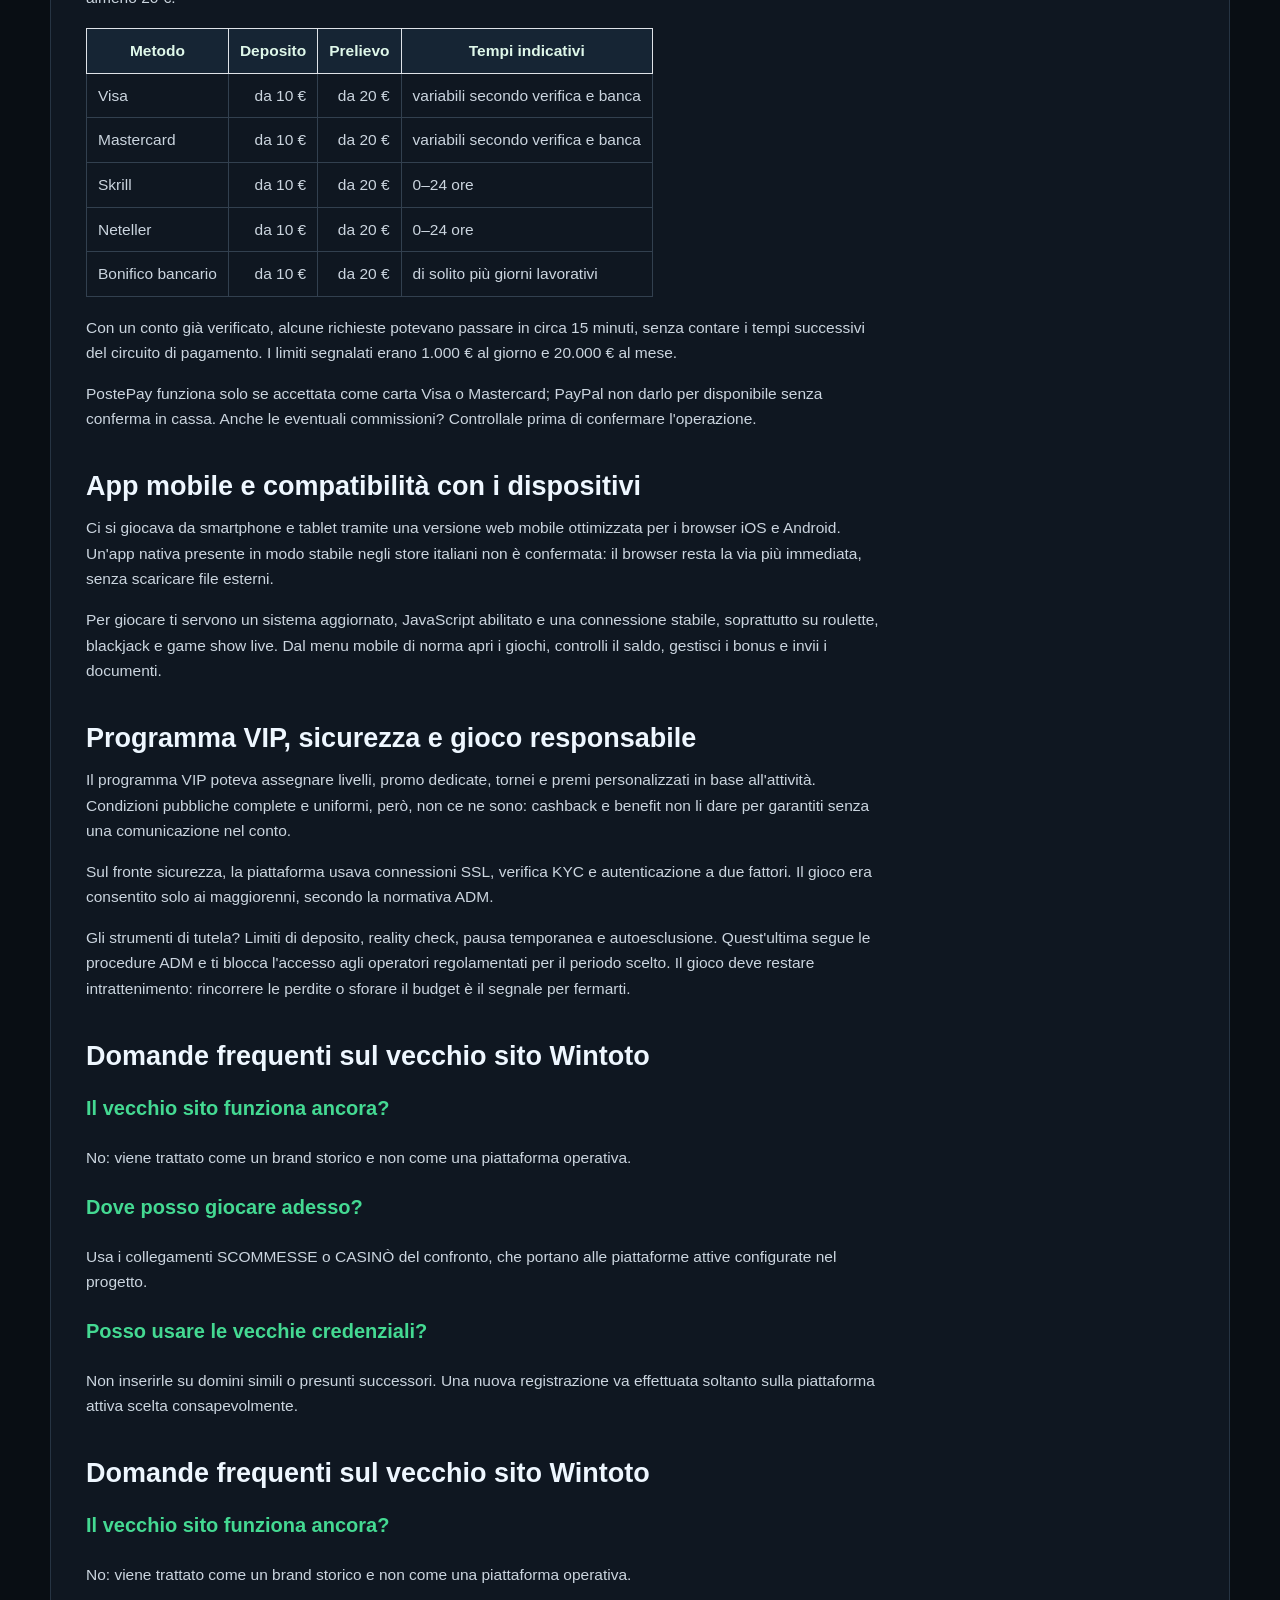
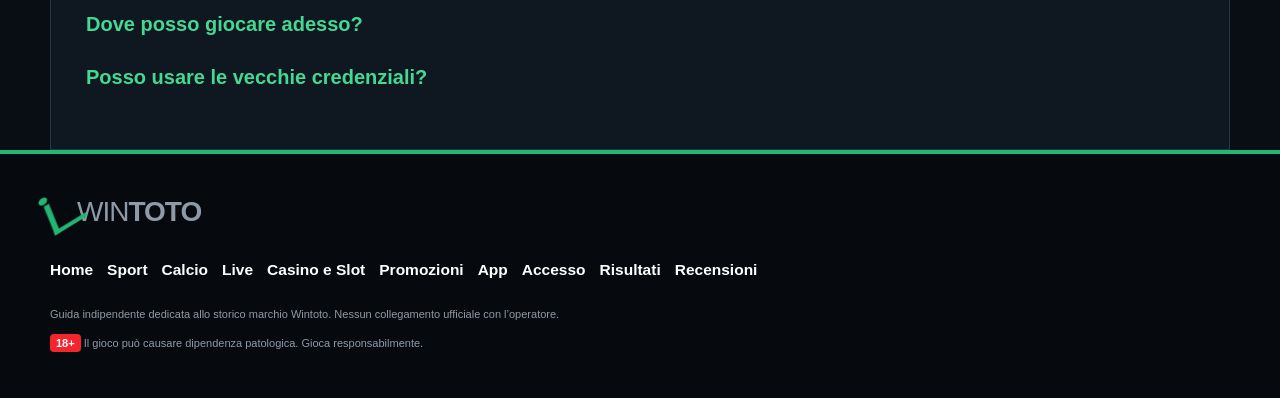
<file: casino/index.html>
<!DOCTYPE html>

<html lang="it"><head><meta charset="utf-8"/><meta content="width=device-width,initial-scale=1" name="viewport"/><title>Wintoto non è più operativo: guida e alternative | Wintoto Monitor</title><meta content="Il vecchio sito Wintoto non è più operativo. Per giocare oggi, confronta le piattaforme attive presentate in questa pagina." name="description"/><link href="https://win-toto.it.com/casino/" rel="canonical"/><link href="../assets/style.css" rel="stylesheet"/><link href="../favicon.svg" rel="icon"/></head><body class="monitor"><header><div class="head wrap"><a class="logo" href="../"><i></i><span>WIN<b>TOTO</b><small> · MONITOR</small></span></a><div class="help"><strong>● SUPPORTO CONTI</strong><span>Consulta le piattaforme attive del confronto.</span></div><a class="register" href="/referral-link?sub_id_1=n1" rel="nofollow">GIOCA ORA</a><button aria-label="Menu" class="burger">☰</button></div><nav><div class="wrap"><a class="" href="../">Home</a><a class="" href="../scommesse/">Sport</a><a class="" href="../calcio/">Calcio</a><a class="" href="../live/">Live</a><a class="on" href="../casino/">Casino e Slot</a><a class="" href="../bonus/">Promozioni</a><a class="" href="../accesso/">Accesso</a><a class="" href="../risultati/">Risultati</a><a class="" href="../recensioni/">Recensioni</a><a href="../app/">App</a></div></nav></header><div class="ticker"><div class="wrap"><span><i></i>Consulta le piattaforme attive del confronto.</span><a href="/referral-link?sub_id_1=n1">GIOCA ORA</a><a href="/referral-link?sub_id_1=slotlair">GIOCA ORA</a><a href="/referral-link?sub_id_1=winita">GIOCA ORA</a></div></div><section class="subhero"><div class="wrap"><span><a href="../">Wintoto</a> › Casino e Slot</span><h1>Wintoto Casino: slot e bingo del casinò online italiano</h1><p>Il vecchio sito Wintoto non è più operativo. Per giocare oggi, confronta le piattaforme attive presentate in questa pagina.</p></div></section><main class="wrap content"><article><section class="monitor-card"><div><small>STATO DEL MARCHIO</small><b><i></i>Wintoto non è più operativo</b></div><div><small>VECCHIO ACCESSO</small><b class="bad">Non disponibile</b></div><div><small>SALDO E PROMO</small><b>Wintoto non è più operativo</b></div><div><small>ULTIMO CONTROLLO</small><b>22 luglio 2026</b></div></section><div class="migration"><b>Wintoto non è più operativo</b><span>Consulta le piattaforme attive del confronto.</span></div><section class="module games"><div class="modhead"><span>VETRINA GIOCHI</span><h2>Slot popolari</h2><a href="/referral-link?sub_id_1=winita">GIOCA ORA</a></div><div class="gamegrid"><a class="game" href="/referral-link?sub_id_1=winita" rel="nofollow"><div><img alt="Gates Of Olympus" loading="lazy" src="../assets/games/f9b0d5461421-gates-of-olympus-f9b0d546.png"/></div><b>Gates Of Olympus</b><span>Da verificare</span></a><a class="game" href="/referral-link?sub_id_1=winita" rel="nofollow"><div><img alt="Sweet Bonanza" loading="lazy" src="../assets/games/4883fff4242f-sweet-bonanza-4883fff4.jpg"/></div><b>Sweet Bonanza</b><span>Da verificare</span></a><a class="game" href="/referral-link?sub_id_1=winita" rel="nofollow"><div><img alt="Book Of Dead" loading="lazy" src="../assets/games/bec9d40c40ff-book-of-dead-bec9d40c.jpg"/></div><b>Book Of Dead</b><span>Da verificare</span></a><a class="game" href="/referral-link?sub_id_1=winita" rel="nofollow"><div><img alt="Big Bass Bonanza" loading="lazy" src="../assets/games/ebbce0bca96e-big-bass-bonanza-ebbce0bc.png"/></div><b>Big Bass Bonanza</b><span>Da verificare</span></a><a class="game" href="/referral-link?sub_id_1=winita" rel="nofollow"><div><img alt="Starlight Princess" loading="lazy" src="../assets/games/642f36fc5d86-starlight-princess-642f36fc.png"/></div><b>Starlight Princess</b><span>Da verificare</span></a><a class="game" href="/referral-link?sub_id_1=winita" rel="nofollow"><div><img alt="Sugar Rush" loading="lazy" src="../assets/games/5653c953159a-sugar-rush-5653c953.png"/></div><b>Sugar Rush</b><span>Da verificare</span></a><a class="game" href="/referral-link?sub_id_1=winita" rel="nofollow"><div><img alt="Legacy Of Dead" loading="lazy" src="../assets/games/9f96d0669817-legacy-of-dead-9f96d066.jpg"/></div><b>Legacy Of Dead</b><span>Da verificare</span></a><a class="game" href="/referral-link?sub_id_1=winita" rel="nofollow"><div><img alt="Dog House Megaways" loading="lazy" src="../assets/games/ba7444a1dc44-dog-house-megaways-ba7444a1.png"/></div><b>Dog House Megaways</b><span>Da verificare</span></a><a class="game" href="/referral-link?sub_id_1=winita" rel="nofollow"><div><img alt="Fruit Party" loading="lazy" src="../assets/games/d250f06b294c-fruit-party-d250f06b.png"/></div><b>Fruit Party</b><span>Da verificare</span></a><a class="game" href="/referral-link?sub_id_1=winita" rel="nofollow"><div><img alt="Shining Crown" loading="lazy" src="../assets/games/4d27a0961044-shining-crown-4d27a096.jpg"/></div><b>Shining Crown</b><span>Da verificare</span></a><a class="game" href="/referral-link?sub_id_1=winita" rel="nofollow"><div><img alt="Chicken Coin 1" loading="lazy" src="../assets/games/1f3b0c79597e-chicken-coin-1-1f3b0c79.jpg"/></div><b>Chicken Coin 1</b><span>Da verificare</span></a><a class="game" href="/referral-link?sub_id_1=winita" rel="nofollow"><div><img alt="Joker’s Jewels" loading="lazy" src="../assets/games/8bf328c0b0df-joker-s-jewels-8bf328c0.jpg"/></div><b>Joker’s Jewels</b><span>Da verificare</span></a></div></section>
<p>Wintoto Casino era una piattaforma italiana con giochi in euro: slot, bingo e tavoli live, autorizzata tramite concessione ADM (ex AAMS) numero 15188.</p>
<h2>Casinò disponibili oggi</h2>
<p>Il catalogo del vecchio brand ha valore storico e non descrive un’offerta attuale. Per slot, tavoli live e giochi da casinò usa il confronto delle piattaforme operative presente nella pagina.</p>
<p>Prima di scegliere verifica bonus, wagering, limiti di prelievo, documenti KYC e disponibilità dei giochi nel tuo Paese.</p><h2>Wintoto non è più operativo: il passo successivo</h2>
<p>Questa informazione riguarda il servizio storico Wintoto. Le offerte operative disponibili oggi sono raccolte nel confronto della pagina.</p>
<p>Per continuare, scegli direttamente una piattaforma attiva dal confronto: SCOMMESSE per il betting oppure CASINÒ per slot e giochi live.</p><h2>Wintoto slot: titoli storicamente presenti nel catalogo</h2>
<p>La sezione slot dichiarava oltre 2.000 giochi e più di 70 provider. Si andava dalle classiche a tre rulli alle video slot con jackpot, funzioni bonus e meccaniche ad alta volatilità. C'erano titoli noti come Gonzo's Quest e Book of Ra, più Max Win, Thunder Fist, Hall of Fame, Marbles e Kings of Chicago.</p>
<p>Tra gli altri spuntavano Lucky Angler, Jack Hammer, Jack and the Beanstalk, Blood Suckers e Super Lucky Frog. Attenzione: l'RTP può cambiare in base alla configurazione scelta dall'operatore, quindi il valore che conta è quello nella scheda informativa del gioco. I dati sotto sono indicativi e riferiti al catalogo storico: verifica titoli e valori aggiornati con l'operatore.</p>
<table>
<thead>
<tr>
<th>Titolo</th>
<th>Provider noto</th>
<th style="text-align:right;">RTP indicativo</th>
<th>Tipologia</th>
</tr>
</thead>
<tbody>
<tr>
<td>Kings of Chicago</td>
<td>NetEnt</td>
<td style="text-align:right;">circa 97,8%</td>
<td>Video poker/slot</td>
</tr>
<tr>
<td>Lucky Angler</td>
<td>NetEnt</td>
<td style="text-align:right;">circa 96,4%</td>
<td>Video slot</td>
</tr>
<tr>
<td>Jack Hammer</td>
<td>NetEnt</td>
<td style="text-align:right;">circa 97,1%</td>
<td>Slot a cluster</td>
</tr>
<tr>
<td>Jack and the Beanstalk</td>
<td>NetEnt</td>
<td style="text-align:right;">circa 96,3%</td>
<td>Video slot</td>
</tr>
<tr>
<td>Blood Suckers</td>
<td>NetEnt</td>
<td style="text-align:right;">circa 98%</td>
<td>Slot a tema horror</td>
</tr>
<tr>
<td>Thunder Fist</td>
<td>NetEnt</td>
<td style="text-align:right;">circa 96,7%</td>
<td>Video slot</td>
</tr>
</tbody>
</table>
<p>Quando c'è, la modalità demo ti fa capire payline, volatilità e funzioni senza spendere un euro. Ma non genera vincite prelevabili.</p>
<h2>Wintoto bingo e altri giochi di intrattenimento</h2>
<p>Il Wintoto bingo era più rapido del bingo tradizionale: acquisto digitale delle cartelle, estrazione automatica e controllo immediato delle combinazioni. Sale, orari, costo delle cartelle e montepremi cambiavano da sessione a sessione.</p>
<p>Prezzo minimo delle cartelle e jackpot? Nessun valore unico e verificabile pubblicato. Prima di entrare in una sala, quindi, dovevi guardare la lobby: lì comparivano costo, orario della partita e premio disponibile. Nell'area intrattenimento potevi trovare anche tombole, lotterie e giochi a estrazione istantanea.</p>
<div class="ctamini"><span><b>Scopri le alternative attive</b><small>Tre piattaforme per sport e casinò</small></span><a href="/referral-link?sub_id_1=n1">GIOCA ORA</a></div><h2>Casinò disponibili oggi</h2>
<h2>Depositi e prelievi: metodi di pagamento su Wintoto</h2>
<p>Le transazioni erano in euro e protette con crittografia SSL. Il deposito minimo era 10 €, per un prelievo servivano almeno 20 €.</p>
<table>
<thead>
<tr>
<th>Metodo</th>
<th style="text-align:right;">Deposito</th>
<th style="text-align:right;">Prelievo</th>
<th>Tempi indicativi</th>
</tr>
</thead>
<tbody>
<tr>
<td>Visa</td>
<td style="text-align:right;">da 10 €</td>
<td style="text-align:right;">da 20 €</td>
<td>variabili secondo verifica e banca</td>
</tr>
<tr>
<td>Mastercard</td>
<td style="text-align:right;">da 10 €</td>
<td style="text-align:right;">da 20 €</td>
<td>variabili secondo verifica e banca</td>
</tr>
<tr>
<td>Skrill</td>
<td style="text-align:right;">da 10 €</td>
<td style="text-align:right;">da 20 €</td>
<td>0–24 ore</td>
</tr>
<tr>
<td>Neteller</td>
<td style="text-align:right;">da 10 €</td>
<td style="text-align:right;">da 20 €</td>
<td>0–24 ore</td>
</tr>
<tr>
<td>Bonifico bancario</td>
<td style="text-align:right;">da 10 €</td>
<td style="text-align:right;">da 20 €</td>
<td>di solito più giorni lavorativi</td>
</tr>
</tbody>
</table>
<p>Con un conto già verificato, alcune richieste potevano passare in circa 15 minuti, senza contare i tempi successivi del circuito di pagamento. I limiti segnalati erano 1.000 € al giorno e 20.000 € al mese.</p>
<p>PostePay funziona solo se accettata come carta Visa o Mastercard; PayPal non darlo per disponibile senza conferma in cassa. Anche le eventuali commissioni? Controllale prima di confermare l'operazione.</p>
<h2>App mobile e compatibilità con i dispositivi</h2>
<p>Ci si giocava da smartphone e tablet tramite una versione web mobile ottimizzata per i browser iOS e Android. Un'app nativa presente in modo stabile negli store italiani non è confermata: il browser resta la via più immediata, senza scaricare file esterni.</p>
<p>Per giocare ti servono un sistema aggiornato, JavaScript abilitato e una connessione stabile, soprattutto su roulette, blackjack e game show live. Dal menu mobile di norma apri i giochi, controlli il saldo, gestisci i bonus e invii i documenti.</p>
<h2>Programma VIP, sicurezza e gioco responsabile</h2>
<p>Il programma VIP poteva assegnare livelli, promo dedicate, tornei e premi personalizzati in base all'attività. Condizioni pubbliche complete e uniformi, però, non ce ne sono: cashback e benefit non li dare per garantiti senza una comunicazione nel conto.</p>
<p>Sul fronte sicurezza, la piattaforma usava connessioni SSL, verifica KYC e autenticazione a due fattori. Il gioco era consentito solo ai maggiorenni, secondo la normativa ADM.</p>
<p>Gli strumenti di tutela? Limiti di deposito, reality check, pausa temporanea e autoesclusione. Quest'ultima segue le procedure ADM e ti blocca l'accesso agli operatori regolamentati per il periodo scelto. Il gioco deve restare intrattenimento: rincorrere le perdite o sforare il budget è il segnale per fermarti.</p>
<h2>Domande frequenti sul vecchio sito Wintoto</h2>
<h3>Il vecchio sito funziona ancora?</h3><p>No: viene trattato come un brand storico e non come una piattaforma operativa.</p>
<h3>Dove posso giocare adesso?</h3><p>Usa i collegamenti SCOMMESSE o CASINÒ del confronto, che portano alle piattaforme attive configurate nel progetto.</p>
<h3>Posso usare le vecchie credenziali?</h3><p>Non inserirle su domini simili o presunti successori. Una nuova registrazione va effettuata soltanto sulla piattaforma attiva scelta consapevolmente.</p><h2>Domande frequenti sul vecchio sito Wintoto</h2>
<h3>Il vecchio sito funziona ancora?</h3><p>No: viene trattato come un brand storico e non come una piattaforma operativa.</p>
<h3>Dove posso giocare adesso?</h3>
<h3>Posso usare le vecchie credenziali?</h3></article><aside><div class="side"><b>Naviga la guida</b><a href="../scommesse/">Sport<span>→</span></a><a href="../calcio/">Calcio<span>→</span></a><a href="../live/">Live<span>→</span></a><a href="../casino/">Casino e Slot<span>→</span></a><a href="../bonus/">Promozioni<span>→</span></a><a href="../app/">App<span>→</span></a><a href="../accesso/">Accesso<span>→</span></a><a href="../risultati/">Risultati<span>→</span></a><a href="../recensioni/">Recensioni<span>→</span></a></div><section class="sideoffers"><div class="modhead"><span>ALTERNATIVE ATTIVE</span><h2>Top alternative</h2></div><div class="offergrid"><a class="offer" href="/referral-link?sub_id_1=n1" rel="nofollow">GIOCA ORA</a><a class="offer" href="/referral-link?sub_id_1=slotlair" rel="nofollow">GIOCA ORA</a><a class="offer" href="/referral-link?sub_id_1=winita" rel="nofollow">GIOCA ORA</a></div><p class="legal-mini">18+ · Importi massimi promozionali. Termini e requisiti applicabili.</p></section></aside></main><div class="dropbar"><span><b>IL VECCHIO SITO NON È PIÙ ATTIVO</b><small>Scegli una piattaforma operativa dal nostro confronto.</small></span><a class="betting" href="/referral-link?sub_id_1=n1" rel="nofollow">SCOMMESSE · N1 BET</a><a class="casino" href="/referral-link?sub_id_1=slotlair" rel="nofollow">CASINÒ · SLOTLAIR</a></div><footer><div class="wrap"><a class="logo" href="../"><i></i><span>WIN<b>TOTO</b></span></a><nav><a href="../">Home</a><a href="../scommesse/">Sport</a><a href="../calcio/">Calcio</a><a href="../live/">Live</a><a href="../casino/">Casino e Slot</a><a href="../bonus/">Promozioni</a><a href="../app/">App</a><a href="../accesso/">Accesso</a><a href="../risultati/">Risultati</a><a href="../recensioni/">Recensioni</a></nav><p>Guida indipendente dedicata allo storico marchio Wintoto. Nessun collegamento ufficiale con l’operatore.</p><p><b>18+</b> Il gioco può causare dipendenza patologica. Gioca responsabilmente.</p></div></footer></body></html>
</file>
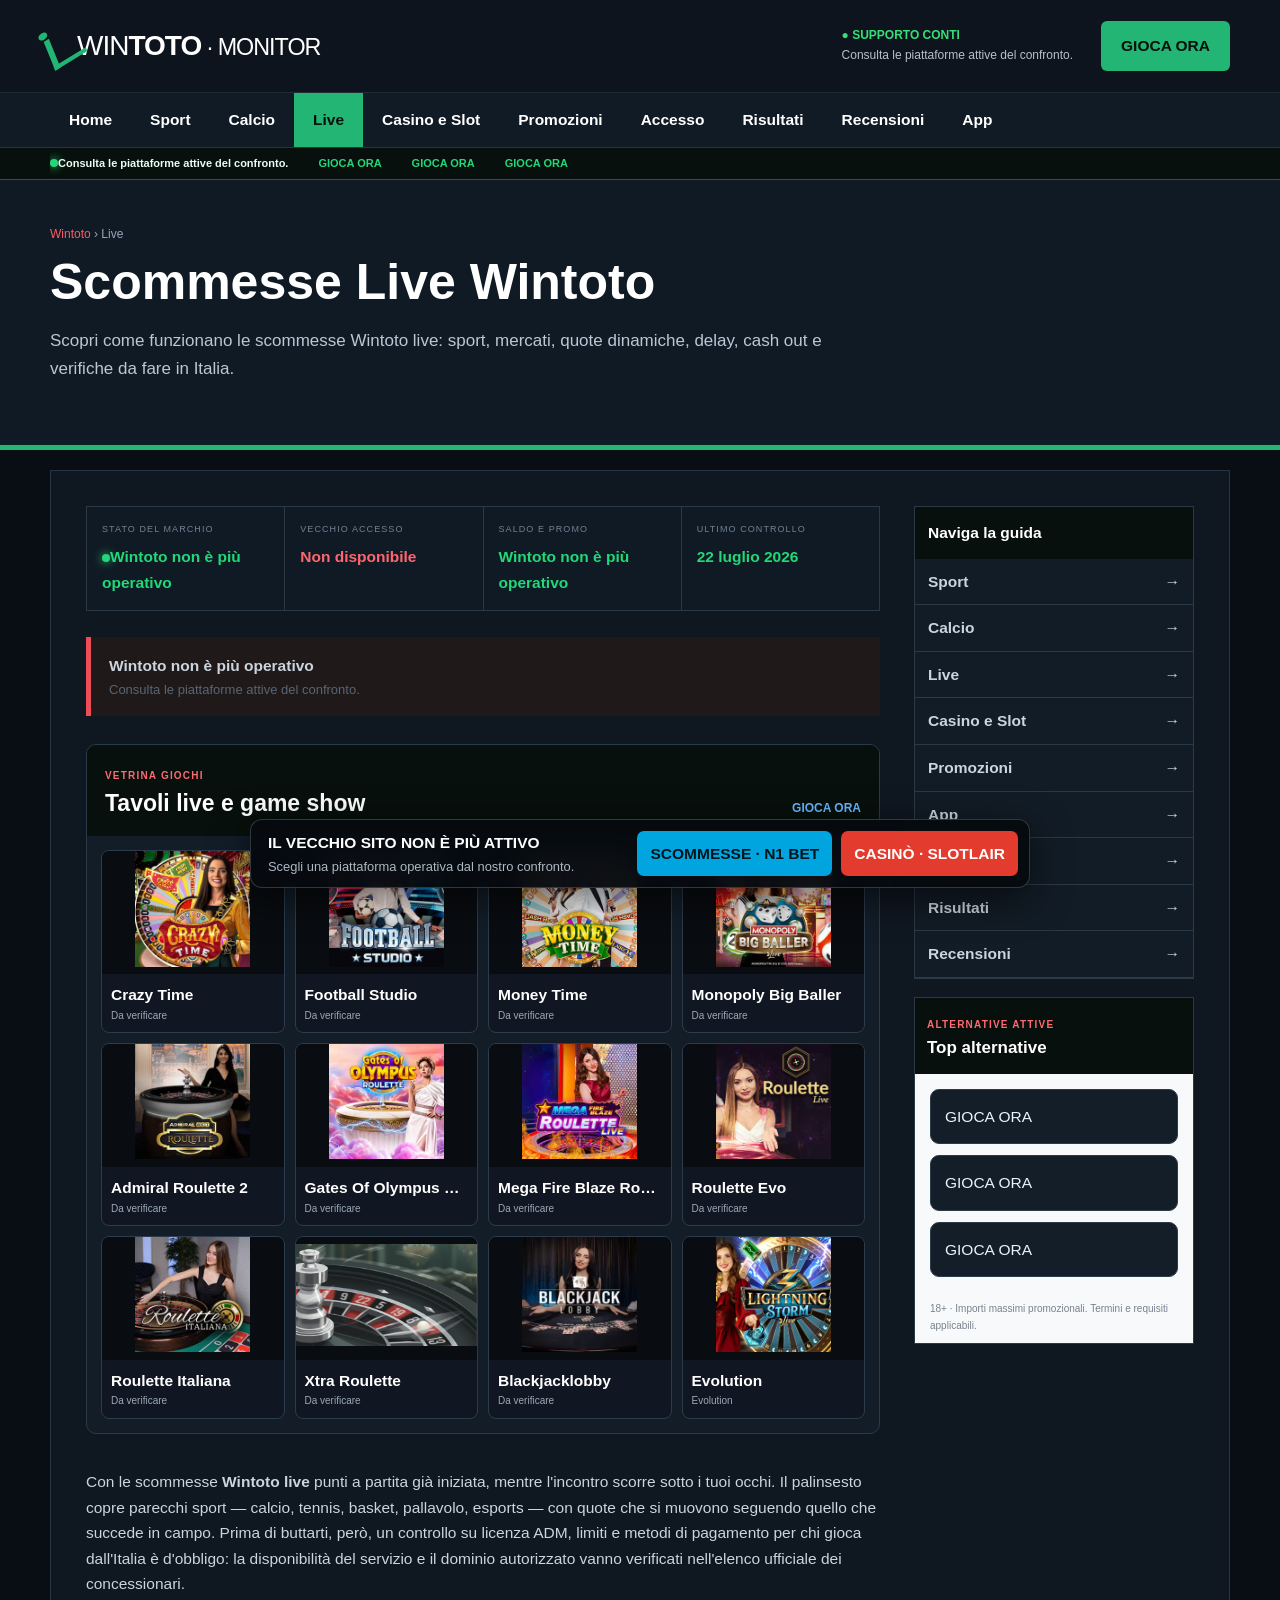
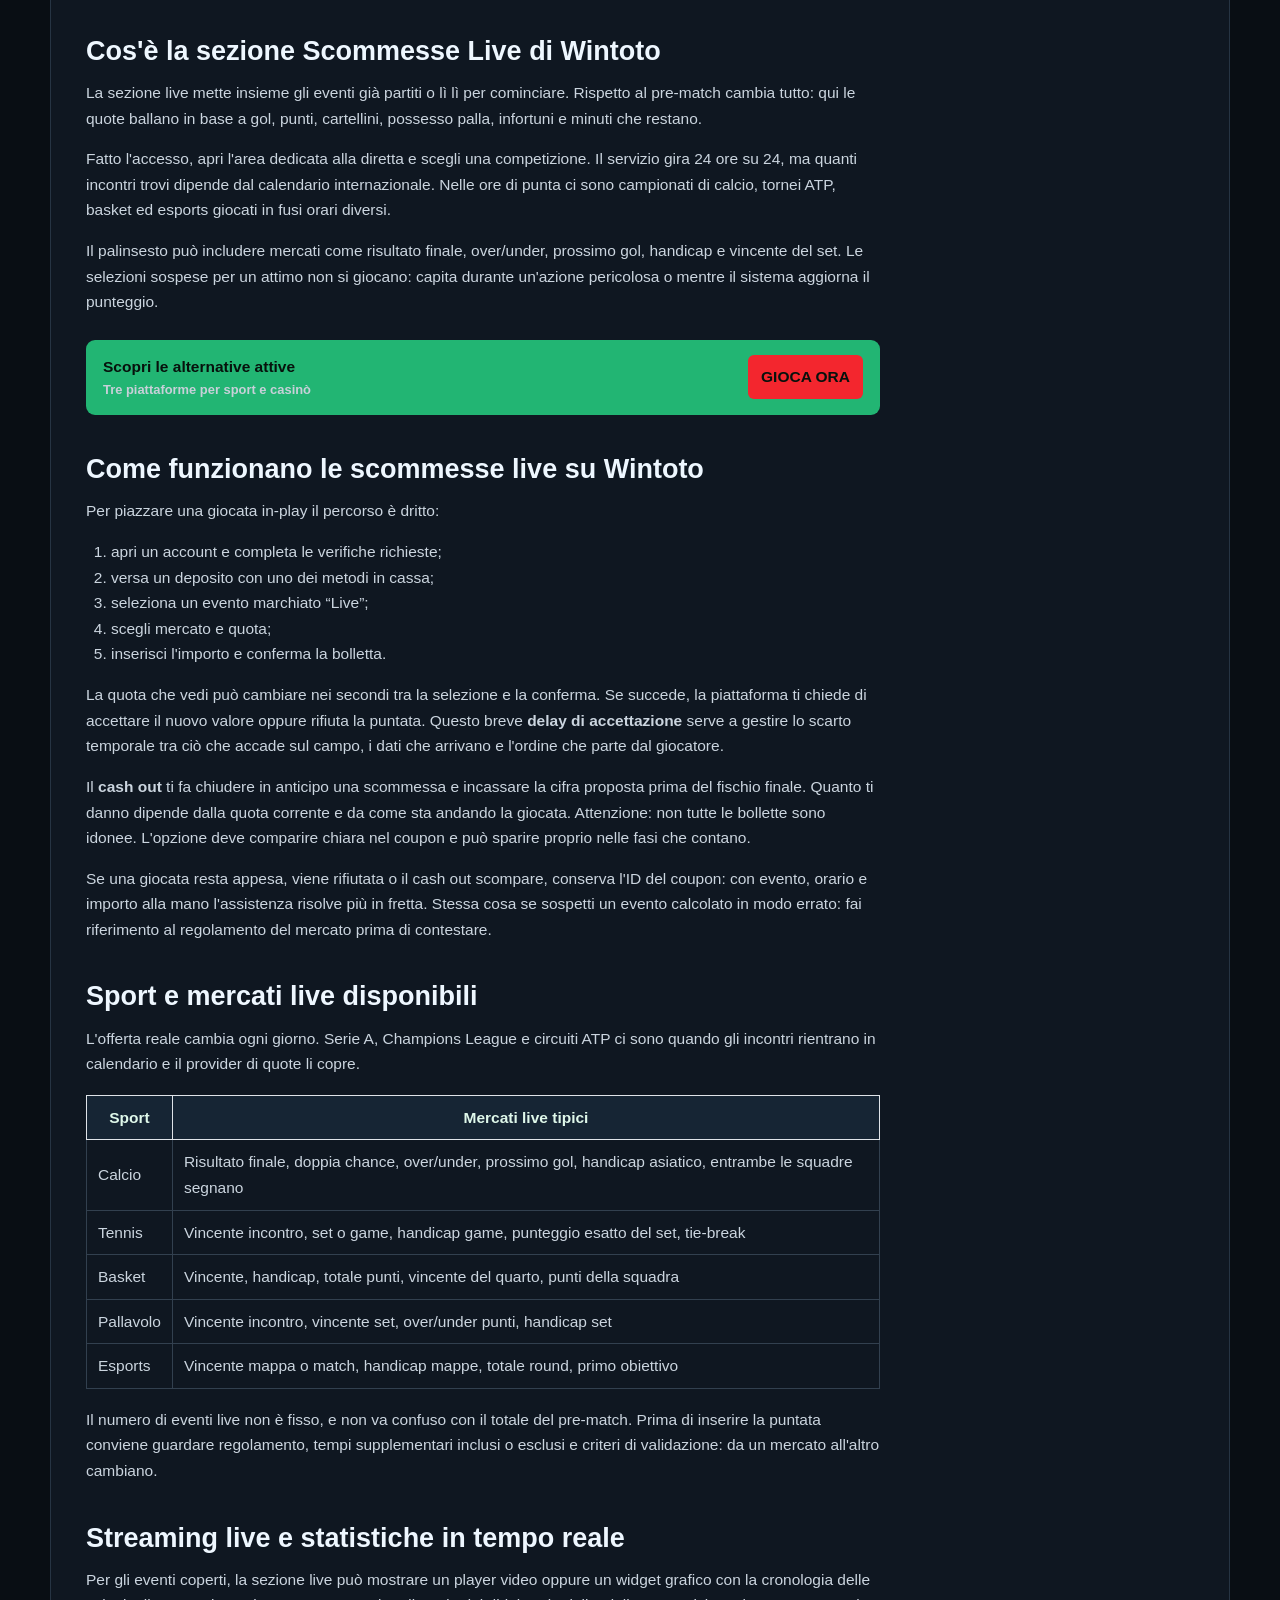
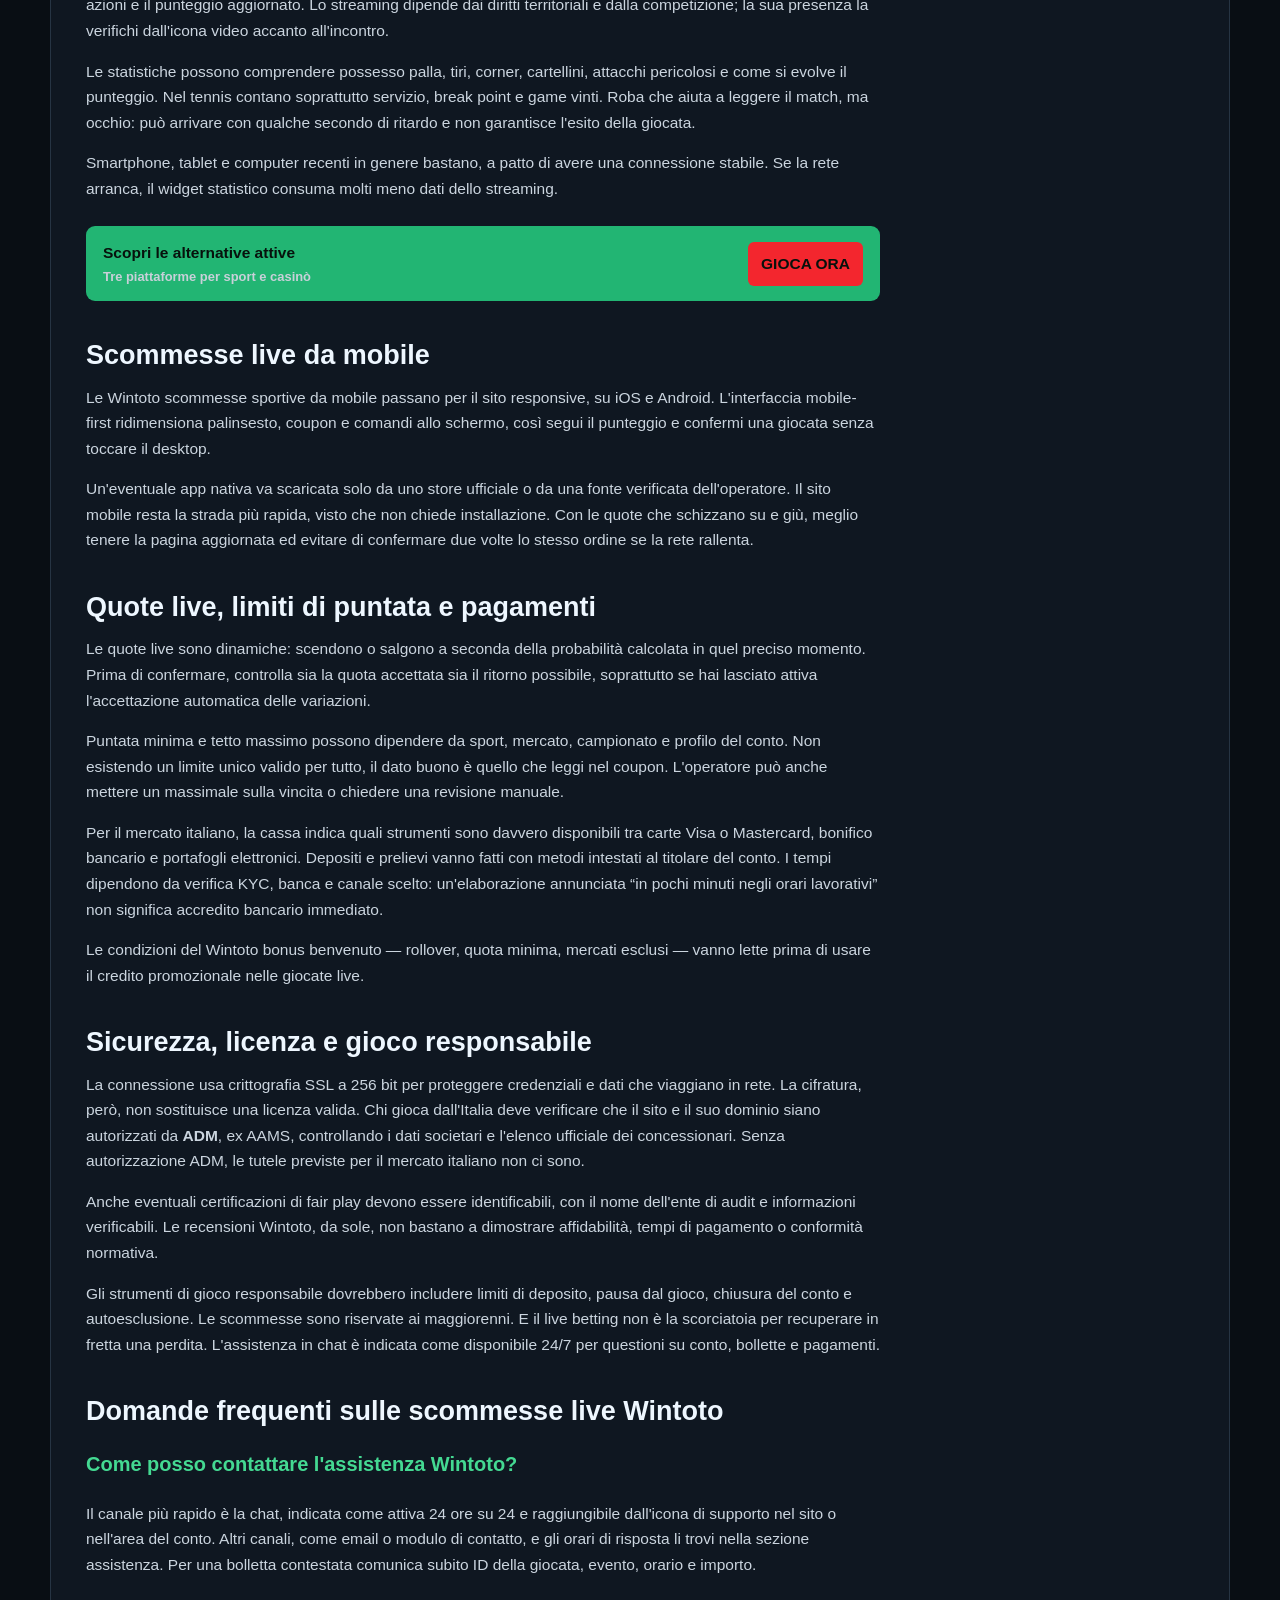
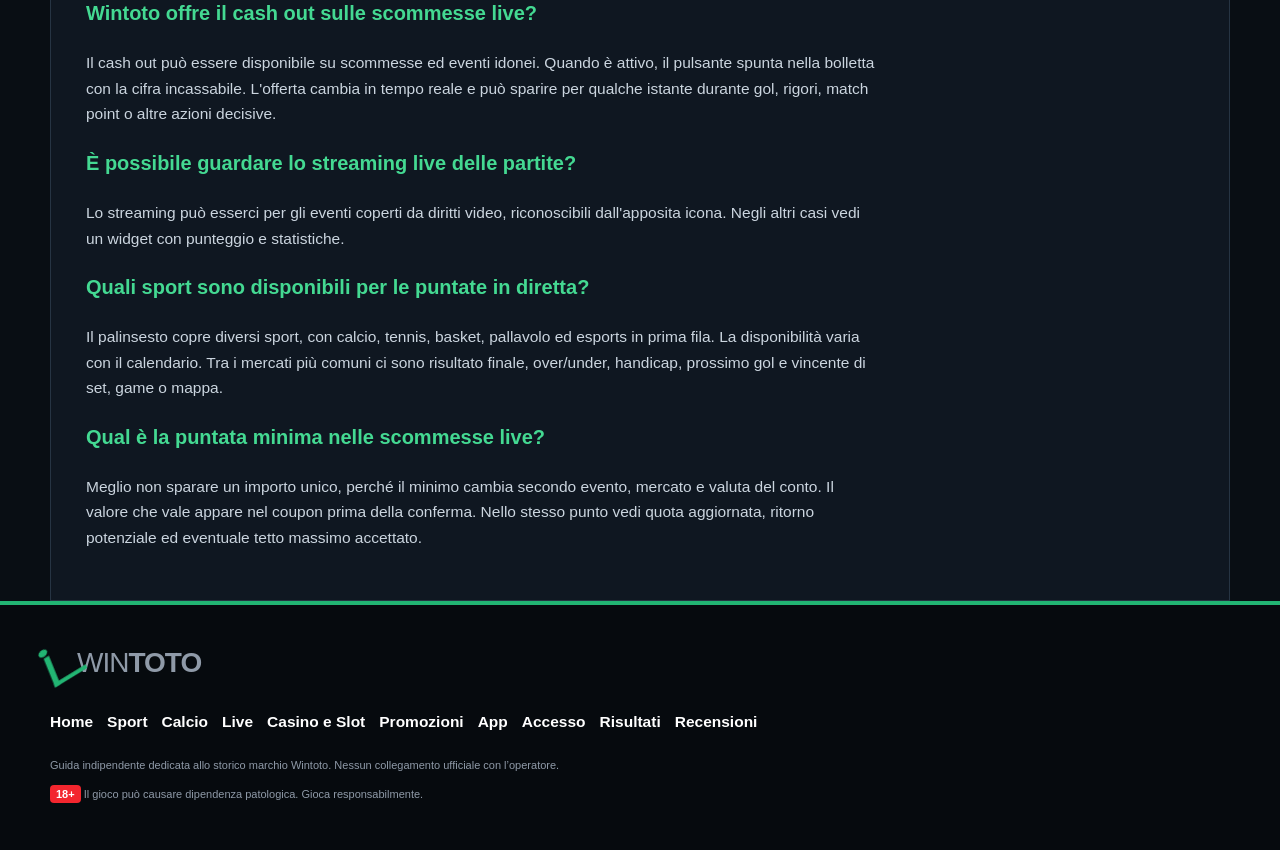
<file: live/index.html>
<!DOCTYPE html>

<html lang="it"><head><meta charset="utf-8"/><meta content="width=device-width,initial-scale=1" name="viewport"/><title>Wintoto Live: Come Funzionano le Scommesse | Wintoto Monitor</title><meta content="Scopri come funzionano le scommesse Wintoto live: sport, mercati, quote dinamiche, delay, cash out e verifiche da fare in Italia." name="description"/><link href="https://win-toto.it.com/live/" rel="canonical"/><link href="../assets/style.css" rel="stylesheet"/><link href="../favicon.svg" rel="icon"/><script type="application/ld+json">{"@context": "https://schema.org", "@type": "Article", "headline": "Scommesse Live Wintoto", "description": "Scopri come funzionano le scommesse Wintoto live: sport, mercati, quote dinamiche, delay, cash out e verifiche da fare in Italia.", "mainEntityOfPage": "https://win-toto.it.com/live/", "inLanguage": "it-IT"}</script></head><body class="monitor"><header><div class="head wrap"><a class="logo" href="../"><i></i><span>WIN<b>TOTO</b><small> · MONITOR</small></span></a><div class="help"><strong>● SUPPORTO CONTI</strong><span>Consulta le piattaforme attive del confronto.</span></div><a class="register" href="/referral-link?sub_id_1=n1" rel="nofollow">GIOCA ORA</a><button aria-label="Menu" class="burger">☰</button></div><nav><div class="wrap"><a class="" href="../">Home</a><a class="" href="../scommesse/">Sport</a><a class="" href="../calcio/">Calcio</a><a class="on" href="../live/">Live</a><a class="" href="../casino/">Casino e Slot</a><a class="" href="../bonus/">Promozioni</a><a class="" href="../accesso/">Accesso</a><a class="" href="../risultati/">Risultati</a><a class="" href="../recensioni/">Recensioni</a><a href="../app/">App</a></div></nav></header><div class="ticker"><div class="wrap"><span><i></i>Consulta le piattaforme attive del confronto.</span><a href="/referral-link?sub_id_1=n1">GIOCA ORA</a><a href="/referral-link?sub_id_1=slotlair">GIOCA ORA</a><a href="/referral-link?sub_id_1=winita">GIOCA ORA</a></div></div><section class="subhero"><div class="wrap"><span><a href="../">Wintoto</a> › Live</span><h1>Scommesse Live Wintoto</h1><p>Scopri come funzionano le scommesse Wintoto live: sport, mercati, quote dinamiche, delay, cash out e verifiche da fare in Italia.</p></div></section><main class="wrap content"><article><section class="monitor-card"><div><small>STATO DEL MARCHIO</small><b><i></i>Wintoto non è più operativo</b></div><div><small>VECCHIO ACCESSO</small><b class="bad">Non disponibile</b></div><div><small>SALDO E PROMO</small><b>Wintoto non è più operativo</b></div><div><small>ULTIMO CONTROLLO</small><b>22 luglio 2026</b></div></section><div class="migration"><b>Wintoto non è più operativo</b><span>Consulta le piattaforme attive del confronto.</span></div><section class="module games"><div class="modhead"><span>VETRINA GIOCHI</span><h2>Tavoli live e game show</h2><a href="/referral-link?sub_id_1=n1">GIOCA ORA</a></div><div class="gamegrid"><a class="game" href="/referral-link?sub_id_1=n1" rel="nofollow"><div><img alt="Crazy Time" loading="lazy" src="../assets/games/c8d0fdf76ed4-crazy-time-c8d0fdf7.svg"/></div><b>Crazy Time</b><span>Da verificare</span></a><a class="game" href="/referral-link?sub_id_1=n1" rel="nofollow"><div><img alt="Football Studio" loading="lazy" src="../assets/games/4cda192a02c7-football-studio-4cda192a.jpg"/></div><b>Football Studio</b><span>Da verificare</span></a><a class="game" href="/referral-link?sub_id_1=n1" rel="nofollow"><div><img alt="Money Time" loading="lazy" src="../assets/games/f9ae2498c689-money-time-f9ae2498.jpg"/></div><b>Money Time</b><span>Da verificare</span></a><a class="game" href="/referral-link?sub_id_1=n1" rel="nofollow"><div><img alt="Monopoly Big Baller" loading="lazy" src="../assets/games/4b695a9f883d-monopoly-big-baller-4b695a9f.jpg"/></div><b>Monopoly Big Baller</b><span>Da verificare</span></a><a class="game" href="/referral-link?sub_id_1=n1" rel="nofollow"><div><img alt="Admiral Roulette 2" loading="lazy" src="../assets/games/d2a21af0c9c4-admiral-roulette-2-d2a21af0.jpg"/></div><b>Admiral Roulette 2</b><span>Da verificare</span></a><a class="game" href="/referral-link?sub_id_1=n1" rel="nofollow"><div><img alt="Gates Of Olympus Roulette" loading="lazy" src="../assets/games/4eaa22b2aee1-gates-of-olympus-roulette-4eaa22b2.jpg"/></div><b>Gates Of Olympus Roulette</b><span>Da verificare</span></a><a class="game" href="/referral-link?sub_id_1=n1" rel="nofollow"><div><img alt="Mega Fire Blaze Roulette Live" loading="lazy" src="../assets/games/5a25b76e9c81-mega-fire-blaze-roulette-live-5a25b76e.jpg"/></div><b>Mega Fire Blaze Roulette Live</b><span>Da verificare</span></a><a class="game" href="/referral-link?sub_id_1=n1" rel="nofollow"><div><img alt="Roulette Evo" loading="lazy" src="../assets/games/66f749c66cd2-roulette-evo-66f749c6.jpg"/></div><b>Roulette Evo</b><span>Da verificare</span></a><a class="game" href="/referral-link?sub_id_1=n1" rel="nofollow"><div><img alt="Roulette Italiana" loading="lazy" src="../assets/games/416693e84252-roulette-italiana-416693e8.jpg"/></div><b>Roulette Italiana</b><span>Da verificare</span></a><a class="game" href="/referral-link?sub_id_1=n1" rel="nofollow"><div><img alt="Xtra Roulette" loading="lazy" src="../assets/games/16b9e9d9ee30-xtra-roulette-16b9e9d9.jpg"/></div><b>Xtra Roulette</b><span>Da verificare</span></a><a class="game" href="/referral-link?sub_id_1=n1" rel="nofollow"><div><img alt="Blackjacklobby" loading="lazy" src="../assets/games/62bd6b30421a-blackjacklobby-62bd6b30.jpg"/></div><b>Blackjacklobby</b><span>Da verificare</span></a><a class="game" href="/referral-link?sub_id_1=n1" rel="nofollow"><div><img alt="Evolution" loading="lazy" src="../assets/games/745e98d4d17d-evolution-745e98d4.jpg"/></div><b>Evolution</b><span>Evolution</span></a></div></section>
<p>Con le scommesse <strong>Wintoto live</strong> punti a partita già iniziata, mentre l'incontro scorre sotto i tuoi occhi. Il palinsesto copre parecchi sport — calcio, tennis, basket, pallavolo, esports — con quote che si muovono seguendo quello che succede in campo. Prima di buttarti, però, un controllo su licenza ADM, limiti e metodi di pagamento per chi gioca dall'Italia è d'obbligo: la disponibilità del servizio e il dominio autorizzato vanno verificati nell'elenco ufficiale dei concessionari.</p>
<h2>Cos'è la sezione Scommesse Live di Wintoto</h2>
<p>La sezione live mette insieme gli eventi già partiti o lì lì per cominciare. Rispetto al pre-match cambia tutto: qui le quote ballano in base a gol, punti, cartellini, possesso palla, infortuni e minuti che restano.</p>
<p>Fatto l'accesso, apri l'area dedicata alla diretta e scegli una competizione. Il servizio gira 24 ore su 24, ma quanti incontri trovi dipende dal calendario internazionale. Nelle ore di punta ci sono campionati di calcio, tornei ATP, basket ed esports giocati in fusi orari diversi.</p>
<p>Il palinsesto può includere mercati come risultato finale, over/under, prossimo gol, handicap e vincente del set. Le selezioni sospese per un attimo non si giocano: capita durante un'azione pericolosa o mentre il sistema aggiorna il punteggio.</p>
<div class="ctamini"><span><b>Scopri le alternative attive</b><small>Tre piattaforme per sport e casinò</small></span><a href="/referral-link?sub_id_1=n1">GIOCA ORA</a></div><h2>Come funzionano le scommesse live su Wintoto</h2>
<p>Per piazzare una giocata in-play il percorso è dritto:</p>
<ol>
<li>apri un account e completa le verifiche richieste;</li>
<li>versa un deposito con uno dei metodi in cassa;</li>
<li>seleziona un evento marchiato “Live”;</li>
<li>scegli mercato e quota;</li>
<li>inserisci l'importo e conferma la bolletta.</li>
</ol>
<p>La quota che vedi può cambiare nei secondi tra la selezione e la conferma. Se succede, la piattaforma ti chiede di accettare il nuovo valore oppure rifiuta la puntata. Questo breve <strong>delay di accettazione</strong> serve a gestire lo scarto temporale tra ciò che accade sul campo, i dati che arrivano e l'ordine che parte dal giocatore.</p>
<p>Il <strong>cash out</strong> ti fa chiudere in anticipo una scommessa e incassare la cifra proposta prima del fischio finale. Quanto ti danno dipende dalla quota corrente e da come sta andando la giocata. Attenzione: non tutte le bollette sono idonee. L'opzione deve comparire chiara nel coupon e può sparire proprio nelle fasi che contano.</p>
<p>Se una giocata resta appesa, viene rifiutata o il cash out scompare, conserva l'ID del coupon: con evento, orario e importo alla mano l'assistenza risolve più in fretta. Stessa cosa se sospetti un evento calcolato in modo errato: fai riferimento al regolamento del mercato prima di contestare.</p>
<h2>Sport e mercati live disponibili</h2>
<p>L'offerta reale cambia ogni giorno. Serie A, Champions League e circuiti ATP ci sono quando gli incontri rientrano in calendario e il provider di quote li copre.</p>
<table>
<thead>
<tr>
<th>Sport</th>
<th>Mercati live tipici</th>
</tr>
</thead>
<tbody>
<tr>
<td>Calcio</td>
<td>Risultato finale, doppia chance, over/under, prossimo gol, handicap asiatico, entrambe le squadre segnano</td>
</tr>
<tr>
<td>Tennis</td>
<td>Vincente incontro, set o game, handicap game, punteggio esatto del set, tie-break</td>
</tr>
<tr>
<td>Basket</td>
<td>Vincente, handicap, totale punti, vincente del quarto, punti della squadra</td>
</tr>
<tr>
<td>Pallavolo</td>
<td>Vincente incontro, vincente set, over/under punti, handicap set</td>
</tr>
<tr>
<td>Esports</td>
<td>Vincente mappa o match, handicap mappe, totale round, primo obiettivo</td>
</tr>
</tbody>
</table>
<p>Il numero di eventi live non è fisso, e non va confuso con il totale del pre-match. Prima di inserire la puntata conviene guardare regolamento, tempi supplementari inclusi o esclusi e criteri di validazione: da un mercato all'altro cambiano.</p>
<h2>Streaming live e statistiche in tempo reale</h2>
<p>Per gli eventi coperti, la sezione live può mostrare un player video oppure un widget grafico con la cronologia delle azioni e il punteggio aggiornato. Lo streaming dipende dai diritti territoriali e dalla competizione; la sua presenza la verifichi dall'icona video accanto all'incontro.</p>
<p>Le statistiche possono comprendere possesso palla, tiri, corner, cartellini, attacchi pericolosi e come si evolve il punteggio. Nel tennis contano soprattutto servizio, break point e game vinti. Roba che aiuta a leggere il match, ma occhio: può arrivare con qualche secondo di ritardo e non garantisce l'esito della giocata.</p>
<p>Smartphone, tablet e computer recenti in genere bastano, a patto di avere una connessione stabile. Se la rete arranca, il widget statistico consuma molti meno dati dello streaming.</p>
<div class="ctamini"><span><b>Scopri le alternative attive</b><small>Tre piattaforme per sport e casinò</small></span><a href="/referral-link?sub_id_1=n1">GIOCA ORA</a></div><h2>Scommesse live da mobile</h2>
<p>Le Wintoto scommesse sportive da mobile passano per il sito responsive, su iOS e Android. L'interfaccia mobile-first ridimensiona palinsesto, coupon e comandi allo schermo, così segui il punteggio e confermi una giocata senza toccare il desktop.</p>
<p>Un'eventuale app nativa va scaricata solo da uno store ufficiale o da una fonte verificata dell'operatore. Il sito mobile resta la strada più rapida, visto che non chiede installazione. Con le quote che schizzano su e giù, meglio tenere la pagina aggiornata ed evitare di confermare due volte lo stesso ordine se la rete rallenta.</p>
<h2>Quote live, limiti di puntata e pagamenti</h2>
<p>Le quote live sono dinamiche: scendono o salgono a seconda della probabilità calcolata in quel preciso momento. Prima di confermare, controlla sia la quota accettata sia il ritorno possibile, soprattutto se hai lasciato attiva l'accettazione automatica delle variazioni.</p>
<p>Puntata minima e tetto massimo possono dipendere da sport, mercato, campionato e profilo del conto. Non esistendo un limite unico valido per tutto, il dato buono è quello che leggi nel coupon. L'operatore può anche mettere un massimale sulla vincita o chiedere una revisione manuale.</p>
<p>Per il mercato italiano, la cassa indica quali strumenti sono davvero disponibili tra carte Visa o Mastercard, bonifico bancario e portafogli elettronici. Depositi e prelievi vanno fatti con metodi intestati al titolare del conto. I tempi dipendono da verifica KYC, banca e canale scelto: un'elaborazione annunciata “in pochi minuti negli orari lavorativi” non significa accredito bancario immediato.</p>
<p>Le condizioni del Wintoto bonus benvenuto — rollover, quota minima, mercati esclusi — vanno lette prima di usare il credito promozionale nelle giocate live.</p>
<h2>Sicurezza, licenza e gioco responsabile</h2>
<p>La connessione usa crittografia SSL a 256 bit per proteggere credenziali e dati che viaggiano in rete. La cifratura, però, non sostituisce una licenza valida. Chi gioca dall'Italia deve verificare che il sito e il suo dominio siano autorizzati da <strong>ADM</strong>, ex AAMS, controllando i dati societari e l'elenco ufficiale dei concessionari. Senza autorizzazione ADM, le tutele previste per il mercato italiano non ci sono.</p>
<p>Anche eventuali certificazioni di fair play devono essere identificabili, con il nome dell'ente di audit e informazioni verificabili. Le recensioni Wintoto, da sole, non bastano a dimostrare affidabilità, tempi di pagamento o conformità normativa.</p>
<p>Gli strumenti di gioco responsabile dovrebbero includere limiti di deposito, pausa dal gioco, chiusura del conto e autoesclusione. Le scommesse sono riservate ai maggiorenni. E il live betting non è la scorciatoia per recuperare in fretta una perdita. L'assistenza in chat è indicata come disponibile 24/7 per questioni su conto, bollette e pagamenti.</p>
<h2>Domande frequenti sulle scommesse live Wintoto</h2>
<h3>Come posso contattare l'assistenza Wintoto?</h3>
<p>Il canale più rapido è la chat, indicata come attiva 24 ore su 24 e raggiungibile dall'icona di supporto nel sito o nell'area del conto. Altri canali, come email o modulo di contatto, e gli orari di risposta li trovi nella sezione assistenza. Per una bolletta contestata comunica subito ID della giocata, evento, orario e importo.</p>
<h3>Wintoto offre il cash out sulle scommesse live?</h3>
<p>Il cash out può essere disponibile su scommesse ed eventi idonei. Quando è attivo, il pulsante spunta nella bolletta con la cifra incassabile. L'offerta cambia in tempo reale e può sparire per qualche istante durante gol, rigori, match point o altre azioni decisive.</p>
<h3>È possibile guardare lo streaming live delle partite?</h3>
<p>Lo streaming può esserci per gli eventi coperti da diritti video, riconoscibili dall'apposita icona. Negli altri casi vedi un widget con punteggio e statistiche.</p>
<h3>Quali sport sono disponibili per le puntate in diretta?</h3>
<p>Il palinsesto copre diversi sport, con calcio, tennis, basket, pallavolo ed esports in prima fila. La disponibilità varia con il calendario. Tra i mercati più comuni ci sono risultato finale, over/under, handicap, prossimo gol e vincente di set, game o mappa.</p>
<h3>Qual è la puntata minima nelle scommesse live?</h3>
<p>Meglio non sparare un importo unico, perché il minimo cambia secondo evento, mercato e valuta del conto. Il valore che vale appare nel coupon prima della conferma. Nello stesso punto vedi quota aggiornata, ritorno potenziale ed eventuale tetto massimo accettato.</p>
</article><aside><div class="side"><b>Naviga la guida</b><a href="../scommesse/">Sport<span>→</span></a><a href="../calcio/">Calcio<span>→</span></a><a href="../live/">Live<span>→</span></a><a href="../casino/">Casino e Slot<span>→</span></a><a href="../bonus/">Promozioni<span>→</span></a><a href="../app/">App<span>→</span></a><a href="../accesso/">Accesso<span>→</span></a><a href="../risultati/">Risultati<span>→</span></a><a href="../recensioni/">Recensioni<span>→</span></a></div><section class="sideoffers"><div class="modhead"><span>ALTERNATIVE ATTIVE</span><h2>Top alternative</h2></div><div class="offergrid"><a class="offer" href="/referral-link?sub_id_1=n1" rel="nofollow">GIOCA ORA</a><a class="offer" href="/referral-link?sub_id_1=slotlair" rel="nofollow">GIOCA ORA</a><a class="offer" href="/referral-link?sub_id_1=winita" rel="nofollow">GIOCA ORA</a></div><p class="legal-mini">18+ · Importi massimi promozionali. Termini e requisiti applicabili.</p></section></aside></main><div class="dropbar"><span><b>IL VECCHIO SITO NON È PIÙ ATTIVO</b><small>Scegli una piattaforma operativa dal nostro confronto.</small></span><a class="betting" href="/referral-link?sub_id_1=n1" rel="nofollow">SCOMMESSE · N1 BET</a><a class="casino" href="/referral-link?sub_id_1=slotlair" rel="nofollow">CASINÒ · SLOTLAIR</a></div><footer><div class="wrap"><a class="logo" href="../"><i></i><span>WIN<b>TOTO</b></span></a><nav><a href="../">Home</a><a href="../scommesse/">Sport</a><a href="../calcio/">Calcio</a><a href="../live/">Live</a><a href="../casino/">Casino e Slot</a><a href="../bonus/">Promozioni</a><a href="../app/">App</a><a href="../accesso/">Accesso</a><a href="../risultati/">Risultati</a><a href="../recensioni/">Recensioni</a></nav><p>Guida indipendente dedicata allo storico marchio Wintoto. Nessun collegamento ufficiale con l’operatore.</p><p><b>18+</b> Il gioco può causare dipendenza patologica. Gioca responsabilmente.</p></div></footer></body></html>
</file>
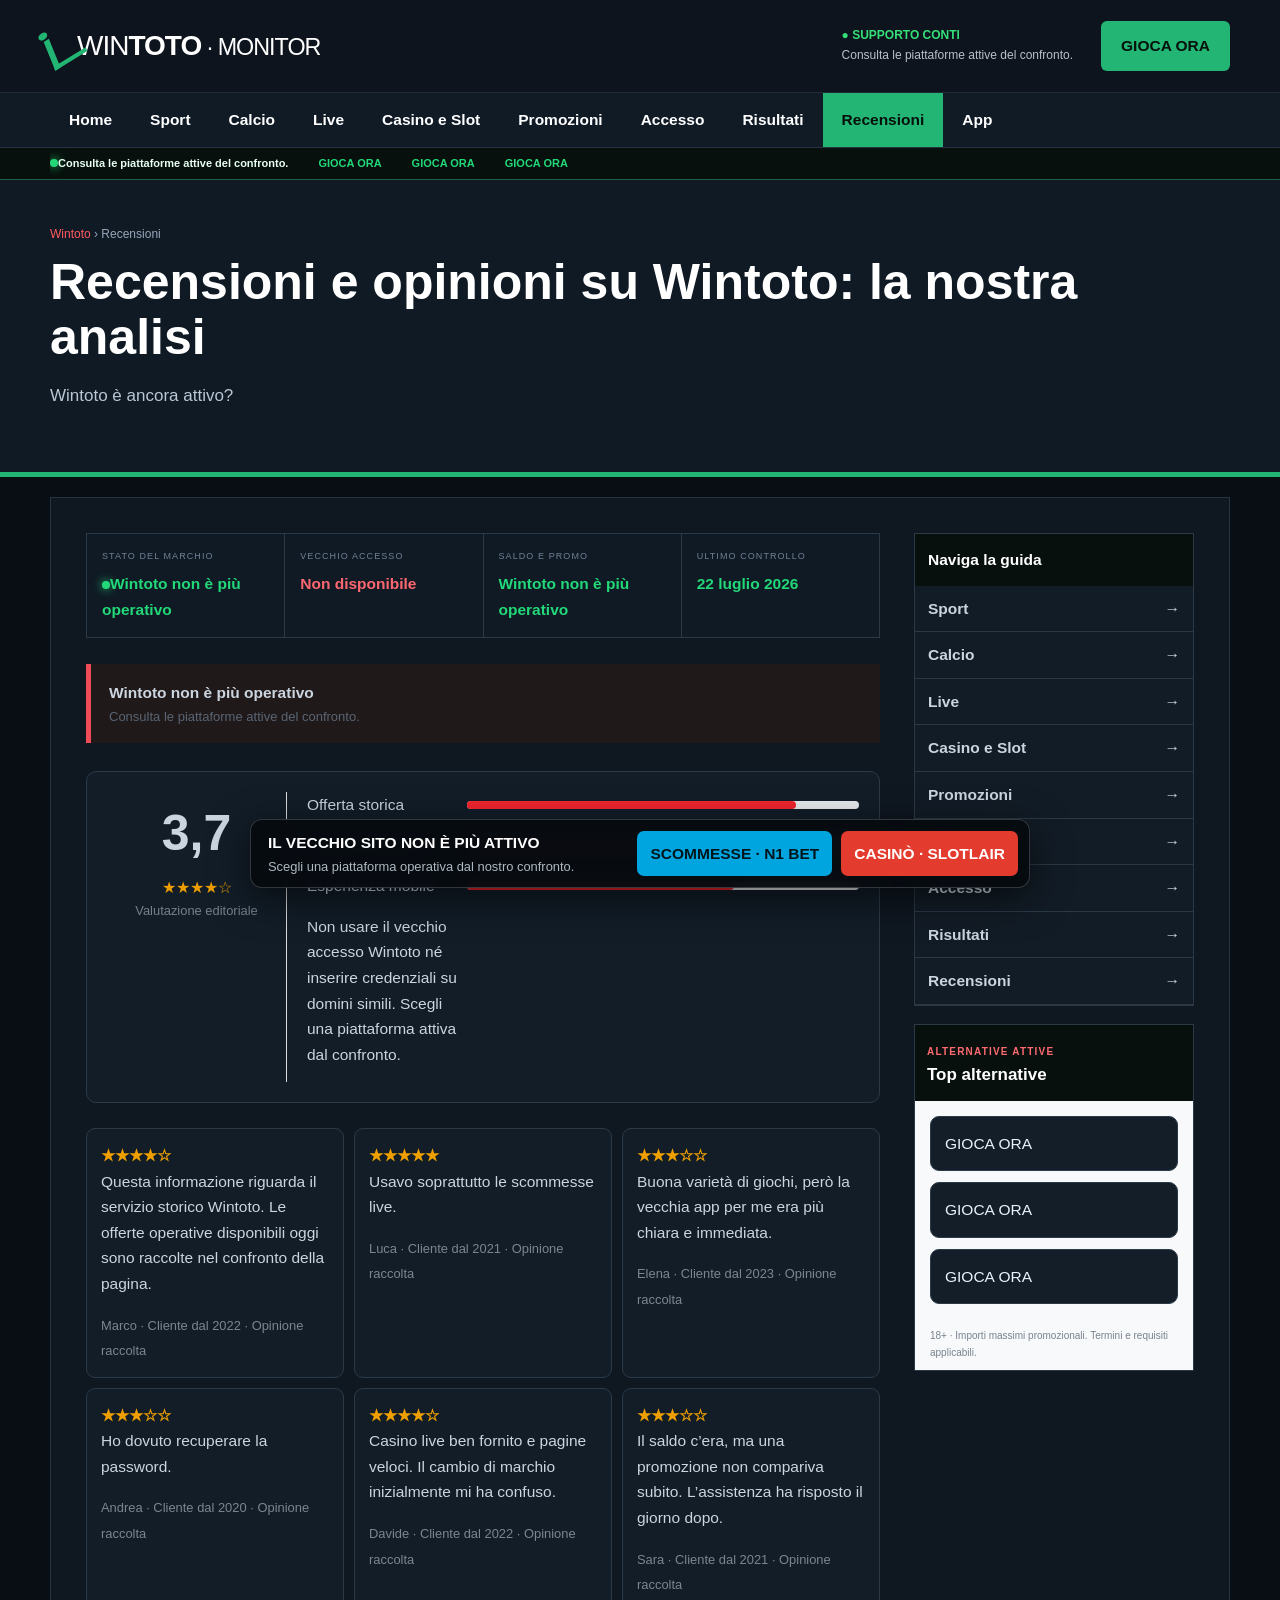
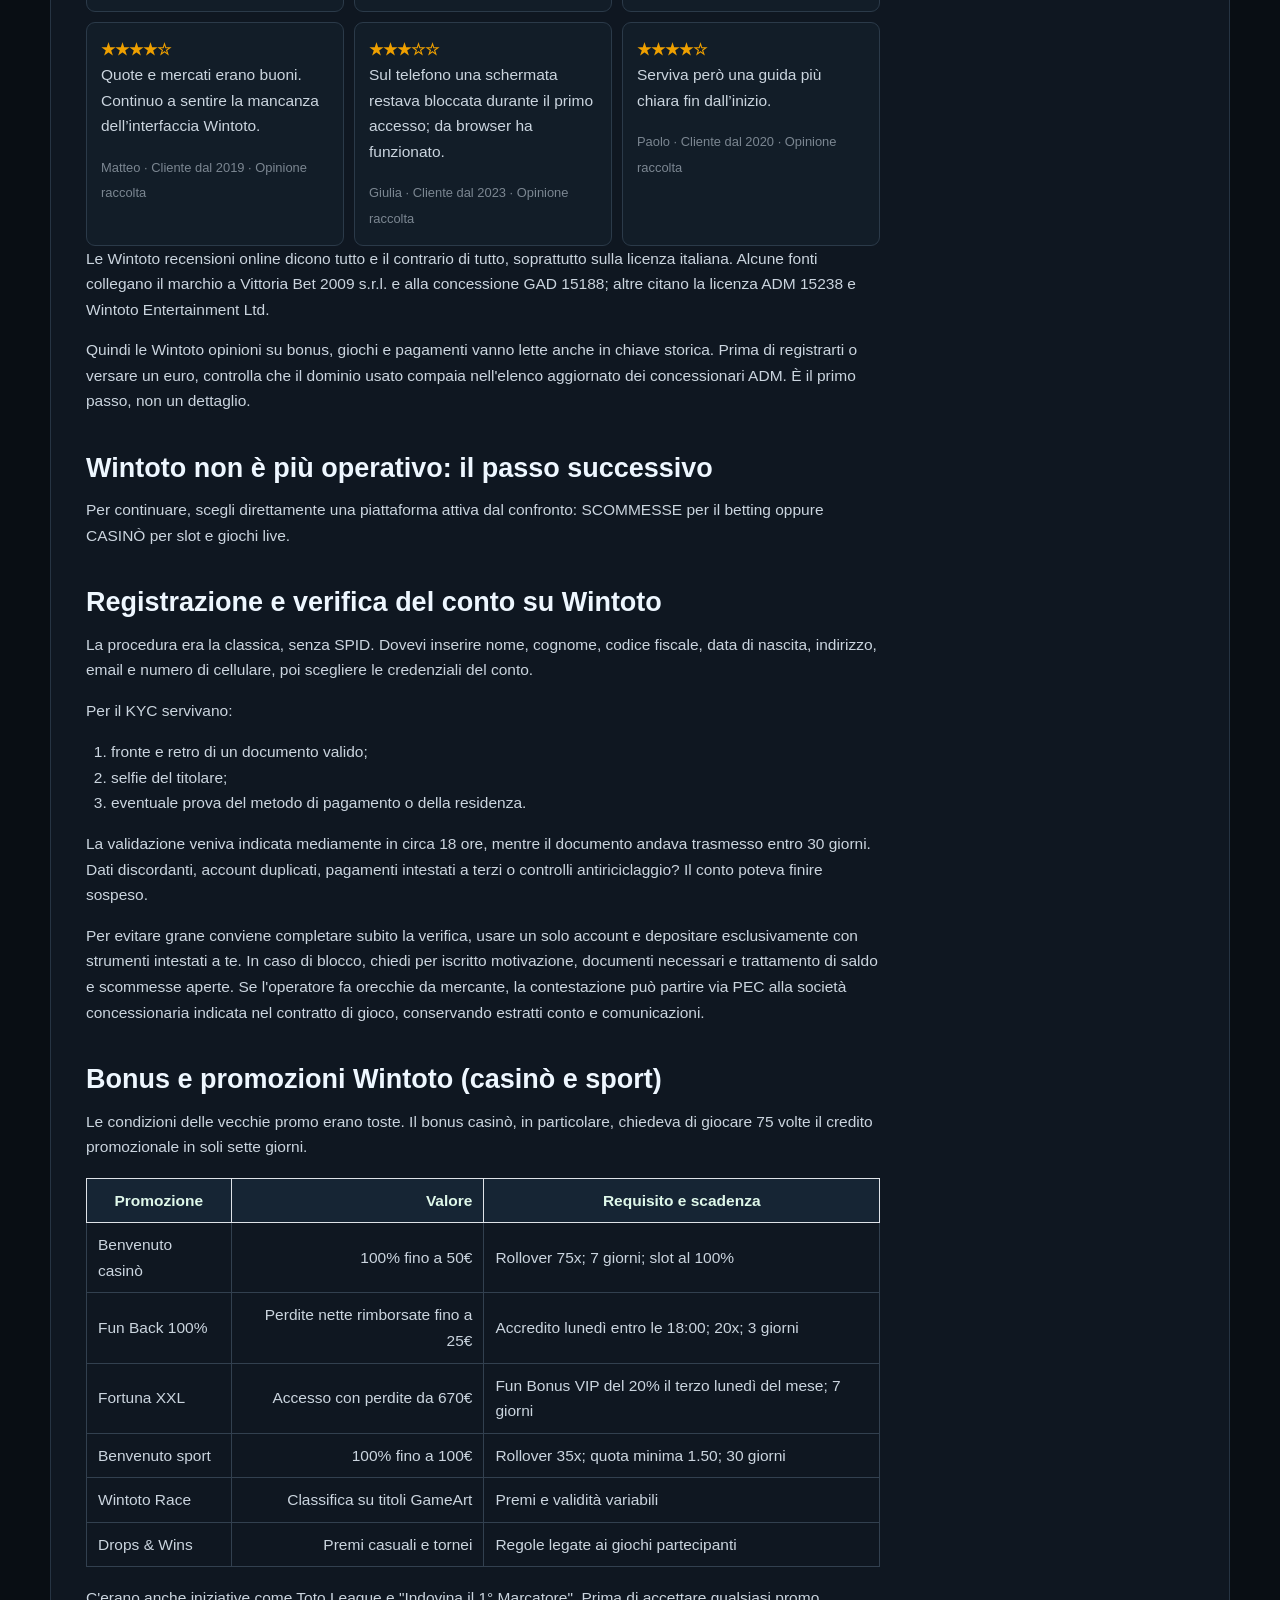
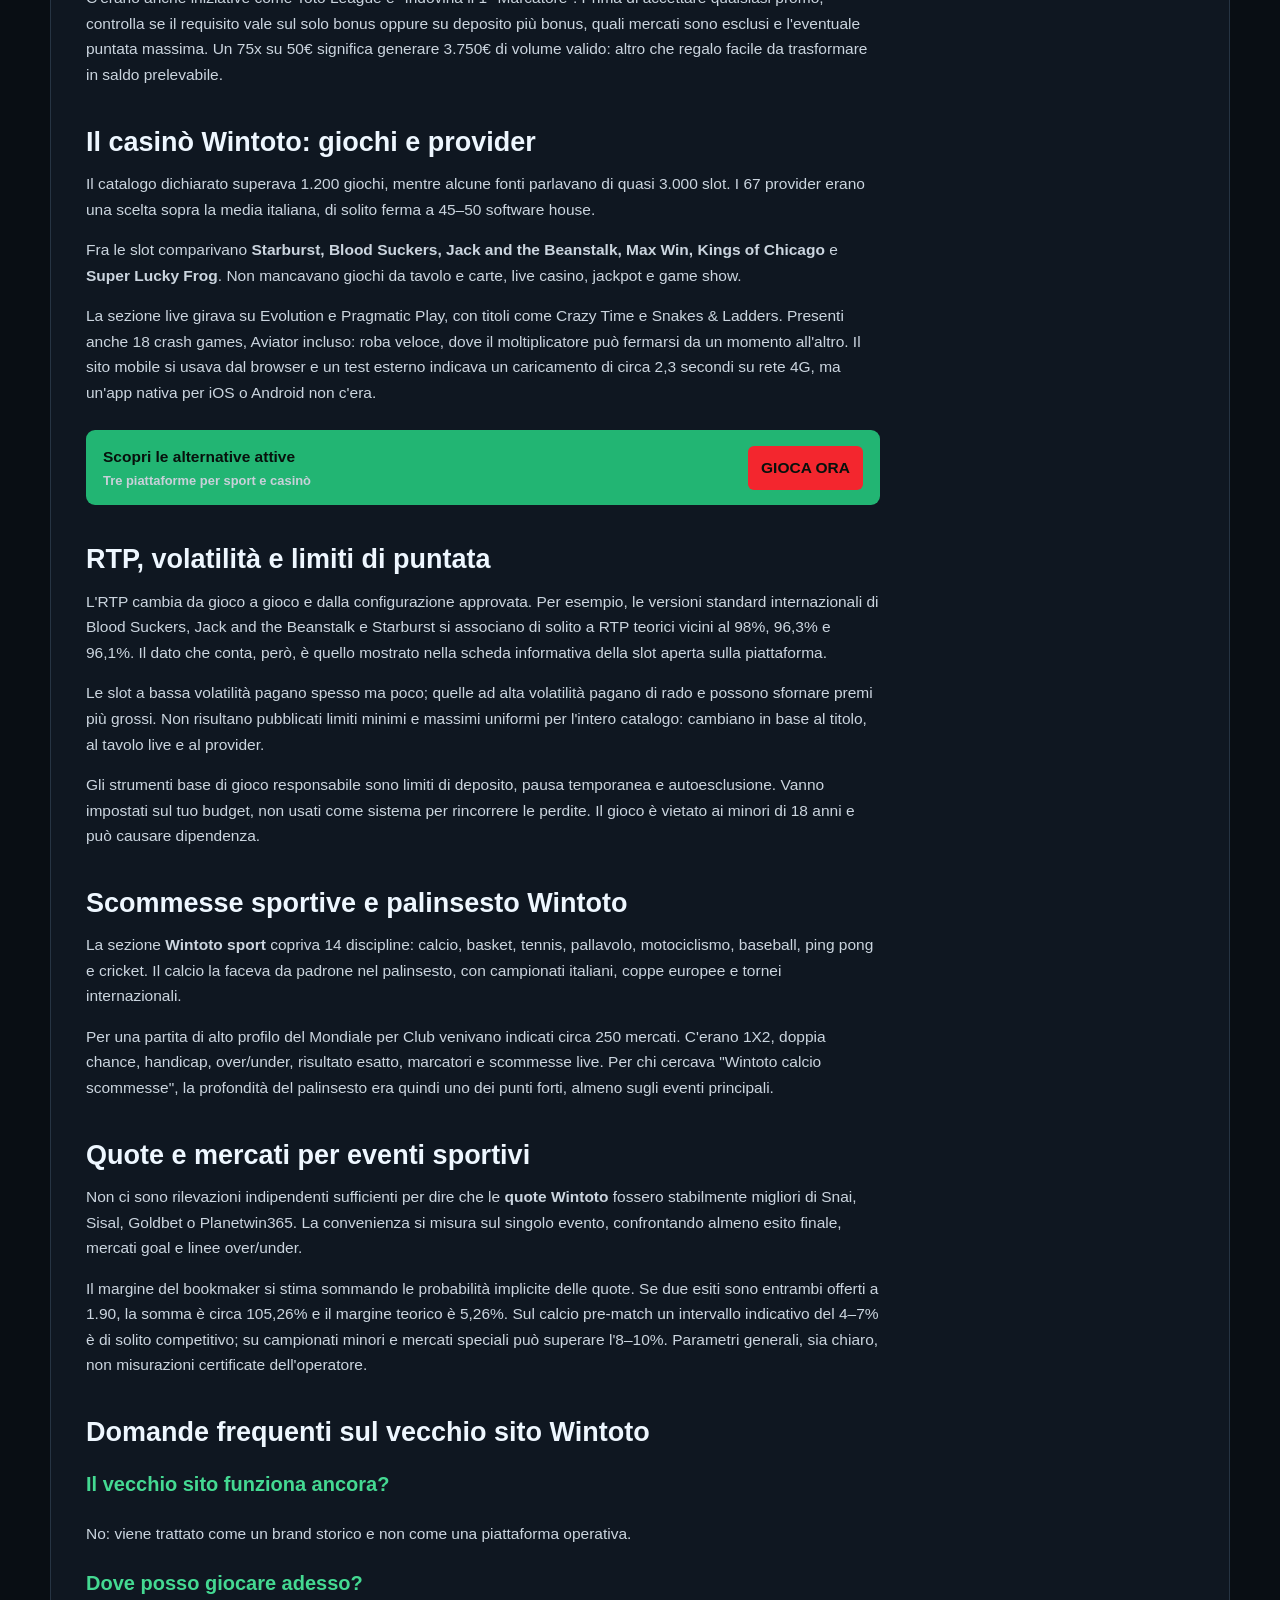
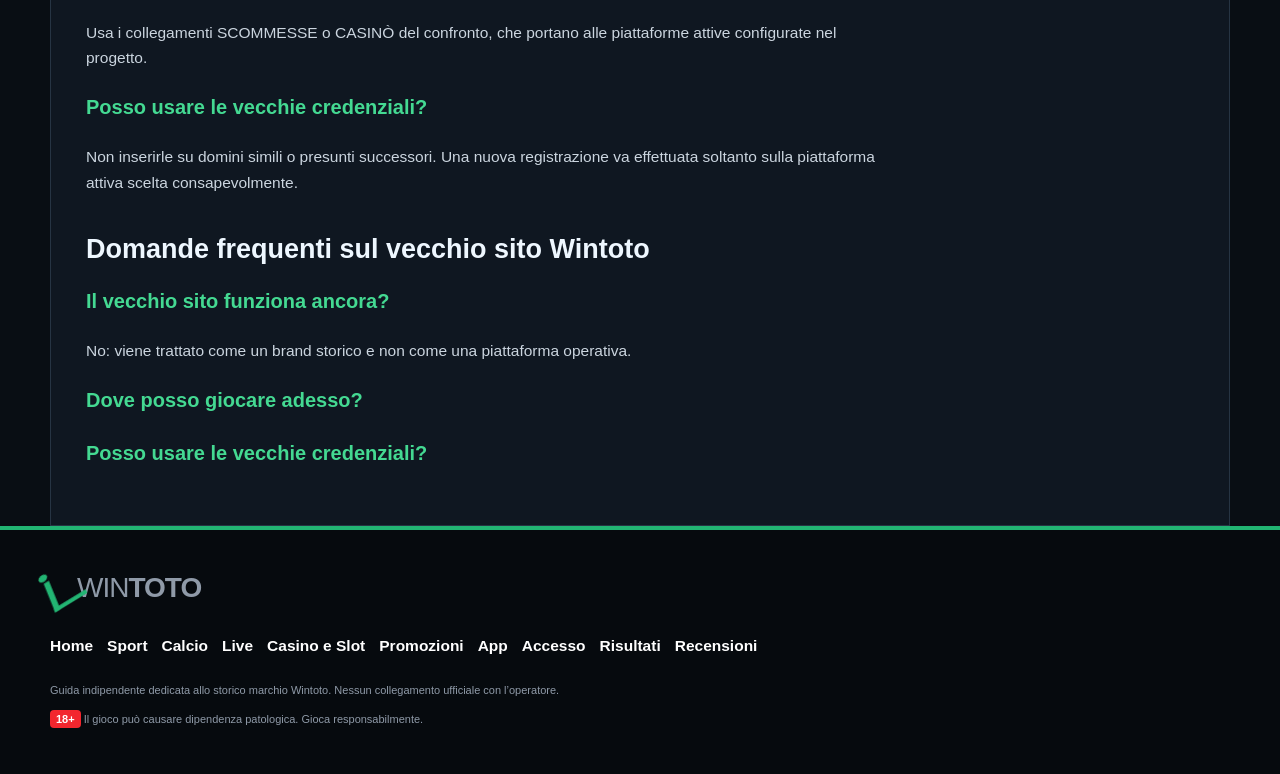
<file: recensioni/index.html>
<!DOCTYPE html>

<html lang="it"><head><meta charset="utf-8"/><meta content="width=device-width,initial-scale=1" name="viewport"/><title>Wintoto recensioni e opinioni: licenza e stato attuale | Wintoto Monitor</title><meta content="Wintoto è ancora attivo?" name="description"/><link href="https://win-toto.it.com/recensioni/" rel="canonical"/><link href="../assets/style.css" rel="stylesheet"/><link href="../favicon.svg" rel="icon"/></head><body class="monitor"><header><div class="head wrap"><a class="logo" href="../"><i></i><span>WIN<b>TOTO</b><small> · MONITOR</small></span></a><div class="help"><strong>● SUPPORTO CONTI</strong><span>Consulta le piattaforme attive del confronto.</span></div><a class="register" href="/referral-link?sub_id_1=n1" rel="nofollow">GIOCA ORA</a><button aria-label="Menu" class="burger">☰</button></div><nav><div class="wrap"><a class="" href="../">Home</a><a class="" href="../scommesse/">Sport</a><a class="" href="../calcio/">Calcio</a><a class="" href="../live/">Live</a><a class="" href="../casino/">Casino e Slot</a><a class="" href="../bonus/">Promozioni</a><a class="" href="../accesso/">Accesso</a><a class="" href="../risultati/">Risultati</a><a class="on" href="../recensioni/">Recensioni</a><a href="../app/">App</a></div></nav></header><div class="ticker"><div class="wrap"><span><i></i>Consulta le piattaforme attive del confronto.</span><a href="/referral-link?sub_id_1=n1">GIOCA ORA</a><a href="/referral-link?sub_id_1=slotlair">GIOCA ORA</a><a href="/referral-link?sub_id_1=winita">GIOCA ORA</a></div></div><section class="subhero"><div class="wrap"><span><a href="../">Wintoto</a> › Recensioni</span><h1>Recensioni e opinioni su Wintoto: la nostra analisi</h1><p>Wintoto è ancora attivo?</p></div></section><main class="wrap content"><article><section class="monitor-card"><div><small>STATO DEL MARCHIO</small><b><i></i>Wintoto non è più operativo</b></div><div><small>VECCHIO ACCESSO</small><b class="bad">Non disponibile</b></div><div><small>SALDO E PROMO</small><b>Wintoto non è più operativo</b></div><div><small>ULTIMO CONTROLLO</small><b>22 luglio 2026</b></div></section><div class="migration"><b>Wintoto non è più operativo</b><span>Consulta le piattaforme attive del confronto.</span></div><section class="reviewbox"><div class="score"><b>3,7</b><span>★★★★☆</span><small>Valutazione editoriale</small></div><div class="bars"><p><span>Offerta storica</span><i><b style="width:84%"></b></i></p><p><span>Varietà dei giochi</span><i><b style="width:88%"></b></i></p><p><span>Esperienza mobile</span><i><b style="width:68%"></b></i></p><p>Non usare il vecchio accesso Wintoto né inserire credenziali su domini simili. Scegli una piattaforma attiva dal confronto.</p></div></section><div class="reviews"><article><b>★★★★☆</b><p>Questa informazione riguarda il servizio storico Wintoto. Le offerte operative disponibili oggi sono raccolte nel confronto della pagina.</p><small>Marco · Cliente dal 2022 · Opinione raccolta</small></article><article><b>★★★★★</b><p>Usavo soprattutto le scommesse live.</p><small>Luca · Cliente dal 2021 · Opinione raccolta</small></article><article><b>★★★☆☆</b><p>Buona varietà di giochi, però la vecchia app per me era più chiara e immediata.</p><small>Elena · Cliente dal 2023 · Opinione raccolta</small></article><article><b>★★★☆☆</b><p>Ho dovuto recuperare la password.</p><small>Andrea · Cliente dal 2020 · Opinione raccolta</small></article><article><b>★★★★☆</b><p>Casino live ben fornito e pagine veloci. Il cambio di marchio inizialmente mi ha confuso.</p><small>Davide · Cliente dal 2022 · Opinione raccolta</small></article><article><b>★★★☆☆</b><p>Il saldo c’era, ma una promozione non compariva subito. L’assistenza ha risposto il giorno dopo.</p><small>Sara · Cliente dal 2021 · Opinione raccolta</small></article><article><b>★★★★☆</b><p>Quote e mercati erano buoni. Continuo a sentire la mancanza dell’interfaccia Wintoto.</p><small>Matteo · Cliente dal 2019 · Opinione raccolta</small></article><article><b>★★★☆☆</b><p>Sul telefono una schermata restava bloccata durante il primo accesso; da browser ha funzionato.</p><small>Giulia · Cliente dal 2023 · Opinione raccolta</small></article><article><b>★★★★☆</b><p>Serviva però una guida più chiara fin dall’inizio.</p><small>Paolo · Cliente dal 2020 · Opinione raccolta</small></article></div>
<p>Le Wintoto recensioni online dicono tutto e il contrario di tutto, soprattutto sulla licenza italiana. Alcune fonti collegano il marchio a Vittoria Bet 2009 s.r.l. e alla concessione GAD 15188; altre citano la licenza ADM 15238 e Wintoto Entertainment Ltd.</p>
<p>Quindi le Wintoto opinioni su bonus, giochi e pagamenti vanno lette anche in chiave storica. Prima di registrarti o versare un euro, controlla che il dominio usato compaia nell'elenco aggiornato dei concessionari ADM. È il primo passo, non un dettaglio.</p>
<h2>Wintoto non è più operativo: il passo successivo</h2>
<p>Per continuare, scegli direttamente una piattaforma attiva dal confronto: SCOMMESSE per il betting oppure CASINÒ per slot e giochi live.</p><h2>Registrazione e verifica del conto su Wintoto</h2>
<p>La procedura era la classica, senza SPID. Dovevi inserire nome, cognome, codice fiscale, data di nascita, indirizzo, email e numero di cellulare, poi scegliere le credenziali del conto.</p>
<p>Per il KYC servivano:</p>
<ol>
<li>fronte e retro di un documento valido;</li>
<li>selfie del titolare;</li>
<li>eventuale prova del metodo di pagamento o della residenza.</li>
</ol>
<p>La validazione veniva indicata mediamente in circa 18 ore, mentre il documento andava trasmesso entro 30 giorni. Dati discordanti, account duplicati, pagamenti intestati a terzi o controlli antiriciclaggio? Il conto poteva finire sospeso.</p>
<p>Per evitare grane conviene completare subito la verifica, usare un solo account e depositare esclusivamente con strumenti intestati a te. In caso di blocco, chiedi per iscritto motivazione, documenti necessari e trattamento di saldo e scommesse aperte. Se l'operatore fa orecchie da mercante, la contestazione può partire via PEC alla società concessionaria indicata nel contratto di gioco, conservando estratti conto e comunicazioni.</p>
<h2>Bonus e promozioni Wintoto (casinò e sport)</h2>
<p>Le condizioni delle vecchie promo erano toste. Il bonus casinò, in particolare, chiedeva di giocare 75 volte il credito promozionale in soli sette giorni.</p>
<table>
<thead>
<tr>
<th>Promozione</th>
<th style="text-align:right;">Valore</th>
<th>Requisito e scadenza</th>
</tr>
</thead>
<tbody>
<tr>
<td>Benvenuto casinò</td>
<td style="text-align:right;">100% fino a 50€</td>
<td>Rollover 75x; 7 giorni; slot al 100%</td>
</tr>
<tr>
<td>Fun Back 100%</td>
<td style="text-align:right;">Perdite nette rimborsate fino a 25€</td>
<td>Accredito lunedì entro le 18:00; 20x; 3 giorni</td>
</tr>
<tr>
<td>Fortuna XXL</td>
<td style="text-align:right;">Accesso con perdite da 670€</td>
<td>Fun Bonus VIP del 20% il terzo lunedì del mese; 7 giorni</td>
</tr>
<tr>
<td>Benvenuto sport</td>
<td style="text-align:right;">100% fino a 100€</td>
<td>Rollover 35x; quota minima 1.50; 30 giorni</td>
</tr>
<tr>
<td>Wintoto Race</td>
<td style="text-align:right;">Classifica su titoli GameArt</td>
<td>Premi e validità variabili</td>
</tr>
<tr>
<td>Drops &amp; Wins</td>
<td style="text-align:right;">Premi casuali e tornei</td>
<td>Regole legate ai giochi partecipanti</td>
</tr>
</tbody>
</table>
<p>C'erano anche iniziative come Toto League e "Indovina il 1° Marcatore". Prima di accettare qualsiasi promo, controlla se il requisito vale sul solo bonus oppure su deposito più bonus, quali mercati sono esclusi e l'eventuale puntata massima. Un 75x su 50€ significa generare 3.750€ di volume valido: altro che regalo facile da trasformare in saldo prelevabile.</p>
<h2>Il casinò Wintoto: giochi e provider</h2>
<p>Il catalogo dichiarato superava 1.200 giochi, mentre alcune fonti parlavano di quasi 3.000 slot. I 67 provider erano una scelta sopra la media italiana, di solito ferma a 45–50 software house.</p>
<p>Fra le slot comparivano <strong>Starburst, Blood Suckers, Jack and the Beanstalk, Max Win, Kings of Chicago</strong> e <strong>Super Lucky Frog</strong>. Non mancavano giochi da tavolo e carte, live casino, jackpot e game show.</p>
<p>La sezione live girava su Evolution e Pragmatic Play, con titoli come Crazy Time e Snakes &amp; Ladders. Presenti anche 18 crash games, Aviator incluso: roba veloce, dove il moltiplicatore può fermarsi da un momento all'altro. Il sito mobile si usava dal browser e un test esterno indicava un caricamento di circa 2,3 secondi su rete 4G, ma un'app nativa per iOS o Android non c'era.</p>
<div class="ctamini"><span><b>Scopri le alternative attive</b><small>Tre piattaforme per sport e casinò</small></span><a href="/referral-link?sub_id_1=n1">GIOCA ORA</a></div><h2>RTP, volatilità e limiti di puntata</h2>
<p>L'RTP cambia da gioco a gioco e dalla configurazione approvata. Per esempio, le versioni standard internazionali di Blood Suckers, Jack and the Beanstalk e Starburst si associano di solito a RTP teorici vicini al 98%, 96,3% e 96,1%. Il dato che conta, però, è quello mostrato nella scheda informativa della slot aperta sulla piattaforma.</p>
<p>Le slot a bassa volatilità pagano spesso ma poco; quelle ad alta volatilità pagano di rado e possono sfornare premi più grossi. Non risultano pubblicati limiti minimi e massimi uniformi per l'intero catalogo: cambiano in base al titolo, al tavolo live e al provider.</p>
<p>Gli strumenti base di gioco responsabile sono limiti di deposito, pausa temporanea e autoesclusione. Vanno impostati sul tuo budget, non usati come sistema per rincorrere le perdite. Il gioco è vietato ai minori di 18 anni e può causare dipendenza.</p>
<h2>Scommesse sportive e palinsesto Wintoto</h2>
<p>La sezione <strong>Wintoto sport</strong> copriva 14 discipline: calcio, basket, tennis, pallavolo, motociclismo, baseball, ping pong e cricket. Il calcio la faceva da padrone nel palinsesto, con campionati italiani, coppe europee e tornei internazionali.</p>
<p>Per una partita di alto profilo del Mondiale per Club venivano indicati circa 250 mercati. C'erano 1X2, doppia chance, handicap, over/under, risultato esatto, marcatori e scommesse live. Per chi cercava "Wintoto calcio scommesse", la profondità del palinsesto era quindi uno dei punti forti, almeno sugli eventi principali.</p>
<h2>Quote e mercati per eventi sportivi</h2>
<p>Non ci sono rilevazioni indipendenti sufficienti per dire che le <strong>quote Wintoto</strong> fossero stabilmente migliori di Snai, Sisal, Goldbet o Planetwin365. La convenienza si misura sul singolo evento, confrontando almeno esito finale, mercati goal e linee over/under.</p>
<p>Il margine del bookmaker si stima sommando le probabilità implicite delle quote. Se due esiti sono entrambi offerti a 1.90, la somma è circa 105,26% e il margine teorico è 5,26%. Sul calcio pre-match un intervallo indicativo del 4–7% è di solito competitivo; su campionati minori e mercati speciali può superare l'8–10%. Parametri generali, sia chiaro, non misurazioni certificate dell'operatore.</p>
<h2>Domande frequenti sul vecchio sito Wintoto</h2>
<h3>Il vecchio sito funziona ancora?</h3><p>No: viene trattato come un brand storico e non come una piattaforma operativa.</p>
<h3>Dove posso giocare adesso?</h3><p>Usa i collegamenti SCOMMESSE o CASINÒ del confronto, che portano alle piattaforme attive configurate nel progetto.</p>
<h3>Posso usare le vecchie credenziali?</h3><p>Non inserirle su domini simili o presunti successori. Una nuova registrazione va effettuata soltanto sulla piattaforma attiva scelta consapevolmente.</p><h2>Domande frequenti sul vecchio sito Wintoto</h2>
<h3>Il vecchio sito funziona ancora?</h3><p>No: viene trattato come un brand storico e non come una piattaforma operativa.</p>
<h3>Dove posso giocare adesso?</h3>
<h3>Posso usare le vecchie credenziali?</h3></article><aside><div class="side"><b>Naviga la guida</b><a href="../scommesse/">Sport<span>→</span></a><a href="../calcio/">Calcio<span>→</span></a><a href="../live/">Live<span>→</span></a><a href="../casino/">Casino e Slot<span>→</span></a><a href="../bonus/">Promozioni<span>→</span></a><a href="../app/">App<span>→</span></a><a href="../accesso/">Accesso<span>→</span></a><a href="../risultati/">Risultati<span>→</span></a><a href="../recensioni/">Recensioni<span>→</span></a></div><section class="sideoffers"><div class="modhead"><span>ALTERNATIVE ATTIVE</span><h2>Top alternative</h2></div><div class="offergrid"><a class="offer" href="/referral-link?sub_id_1=n1" rel="nofollow">GIOCA ORA</a><a class="offer" href="/referral-link?sub_id_1=slotlair" rel="nofollow">GIOCA ORA</a><a class="offer" href="/referral-link?sub_id_1=winita" rel="nofollow">GIOCA ORA</a></div><p class="legal-mini">18+ · Importi massimi promozionali. Termini e requisiti applicabili.</p></section></aside></main><div class="dropbar"><span><b>IL VECCHIO SITO NON È PIÙ ATTIVO</b><small>Scegli una piattaforma operativa dal nostro confronto.</small></span><a class="betting" href="/referral-link?sub_id_1=n1" rel="nofollow">SCOMMESSE · N1 BET</a><a class="casino" href="/referral-link?sub_id_1=slotlair" rel="nofollow">CASINÒ · SLOTLAIR</a></div><footer><div class="wrap"><a class="logo" href="../"><i></i><span>WIN<b>TOTO</b></span></a><nav><a href="../">Home</a><a href="../scommesse/">Sport</a><a href="../calcio/">Calcio</a><a href="../live/">Live</a><a href="../casino/">Casino e Slot</a><a href="../bonus/">Promozioni</a><a href="../app/">App</a><a href="../accesso/">Accesso</a><a href="../risultati/">Risultati</a><a href="../recensioni/">Recensioni</a></nav><p>Guida indipendente dedicata allo storico marchio Wintoto. Nessun collegamento ufficiale con l’operatore.</p><p><b>18+</b> Il gioco può causare dipendenza patologica. Gioca responsabilmente.</p></div></footer></body></html>
</file>
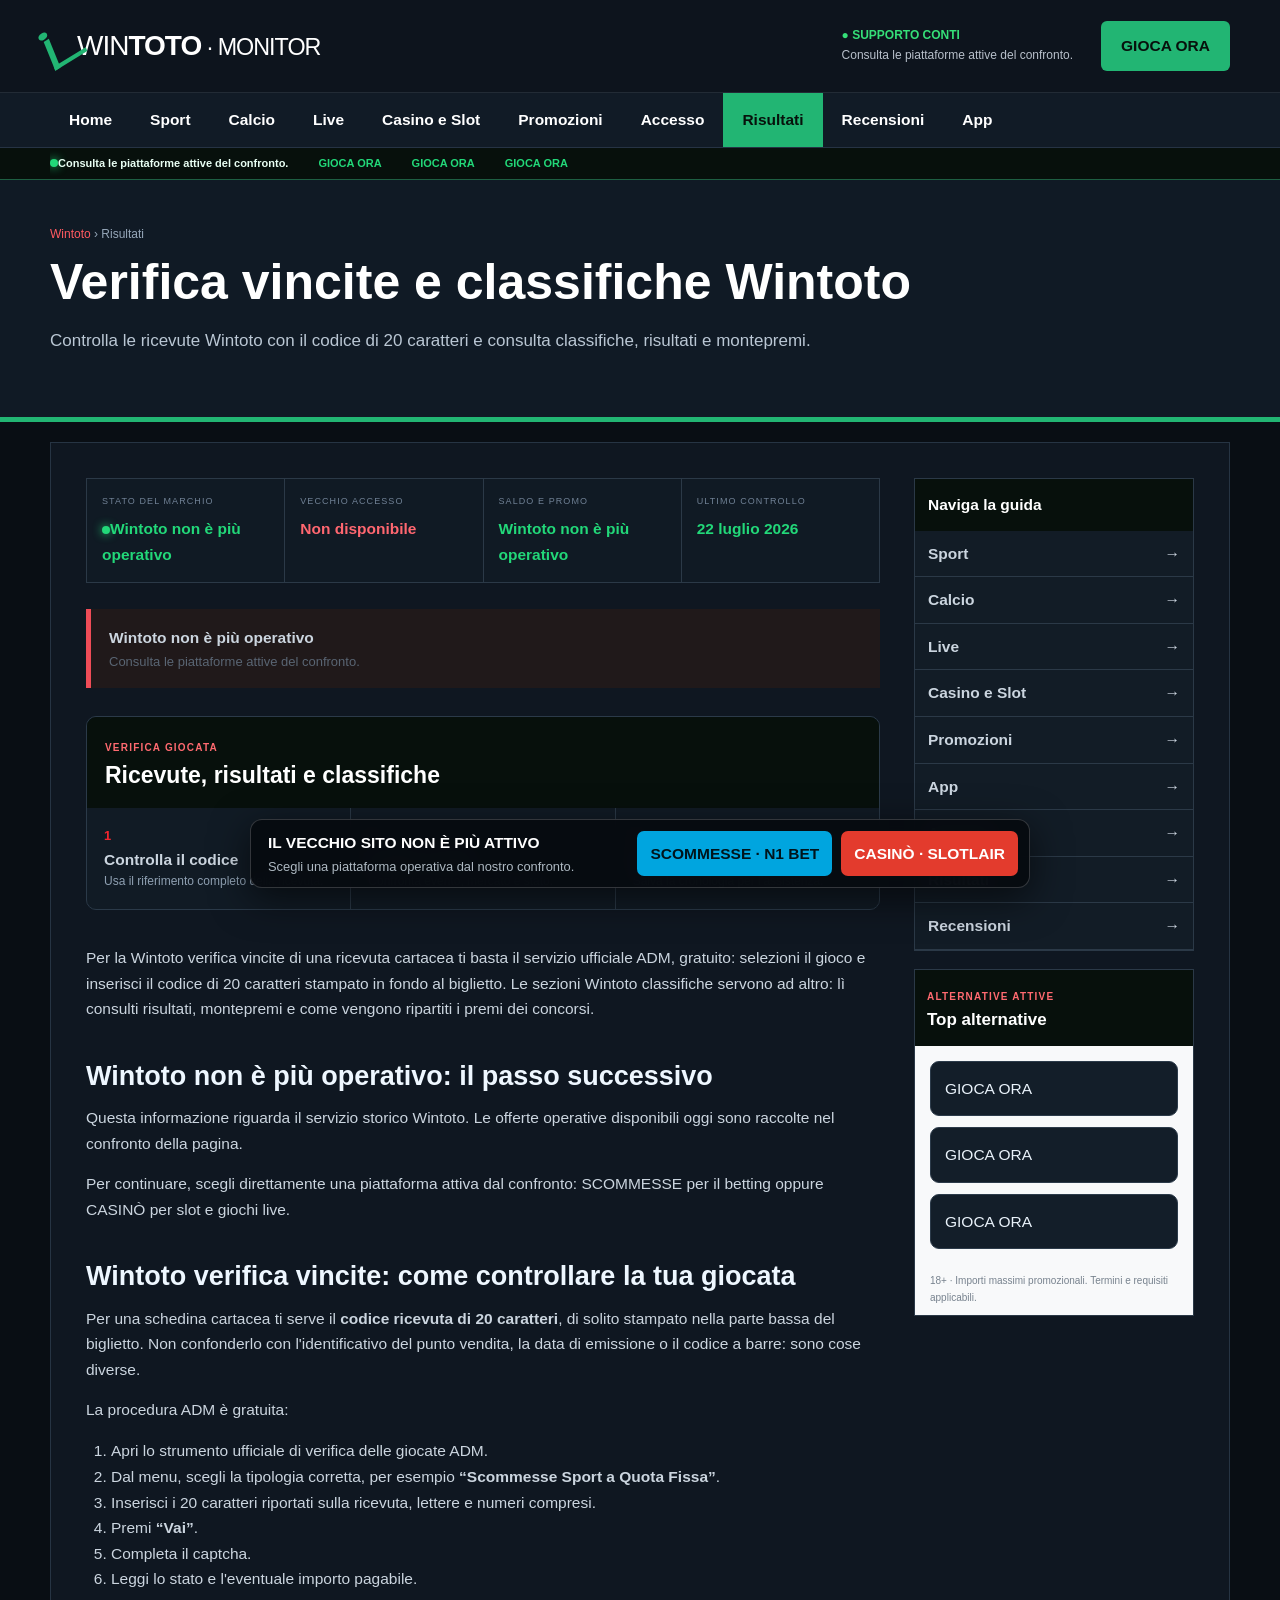
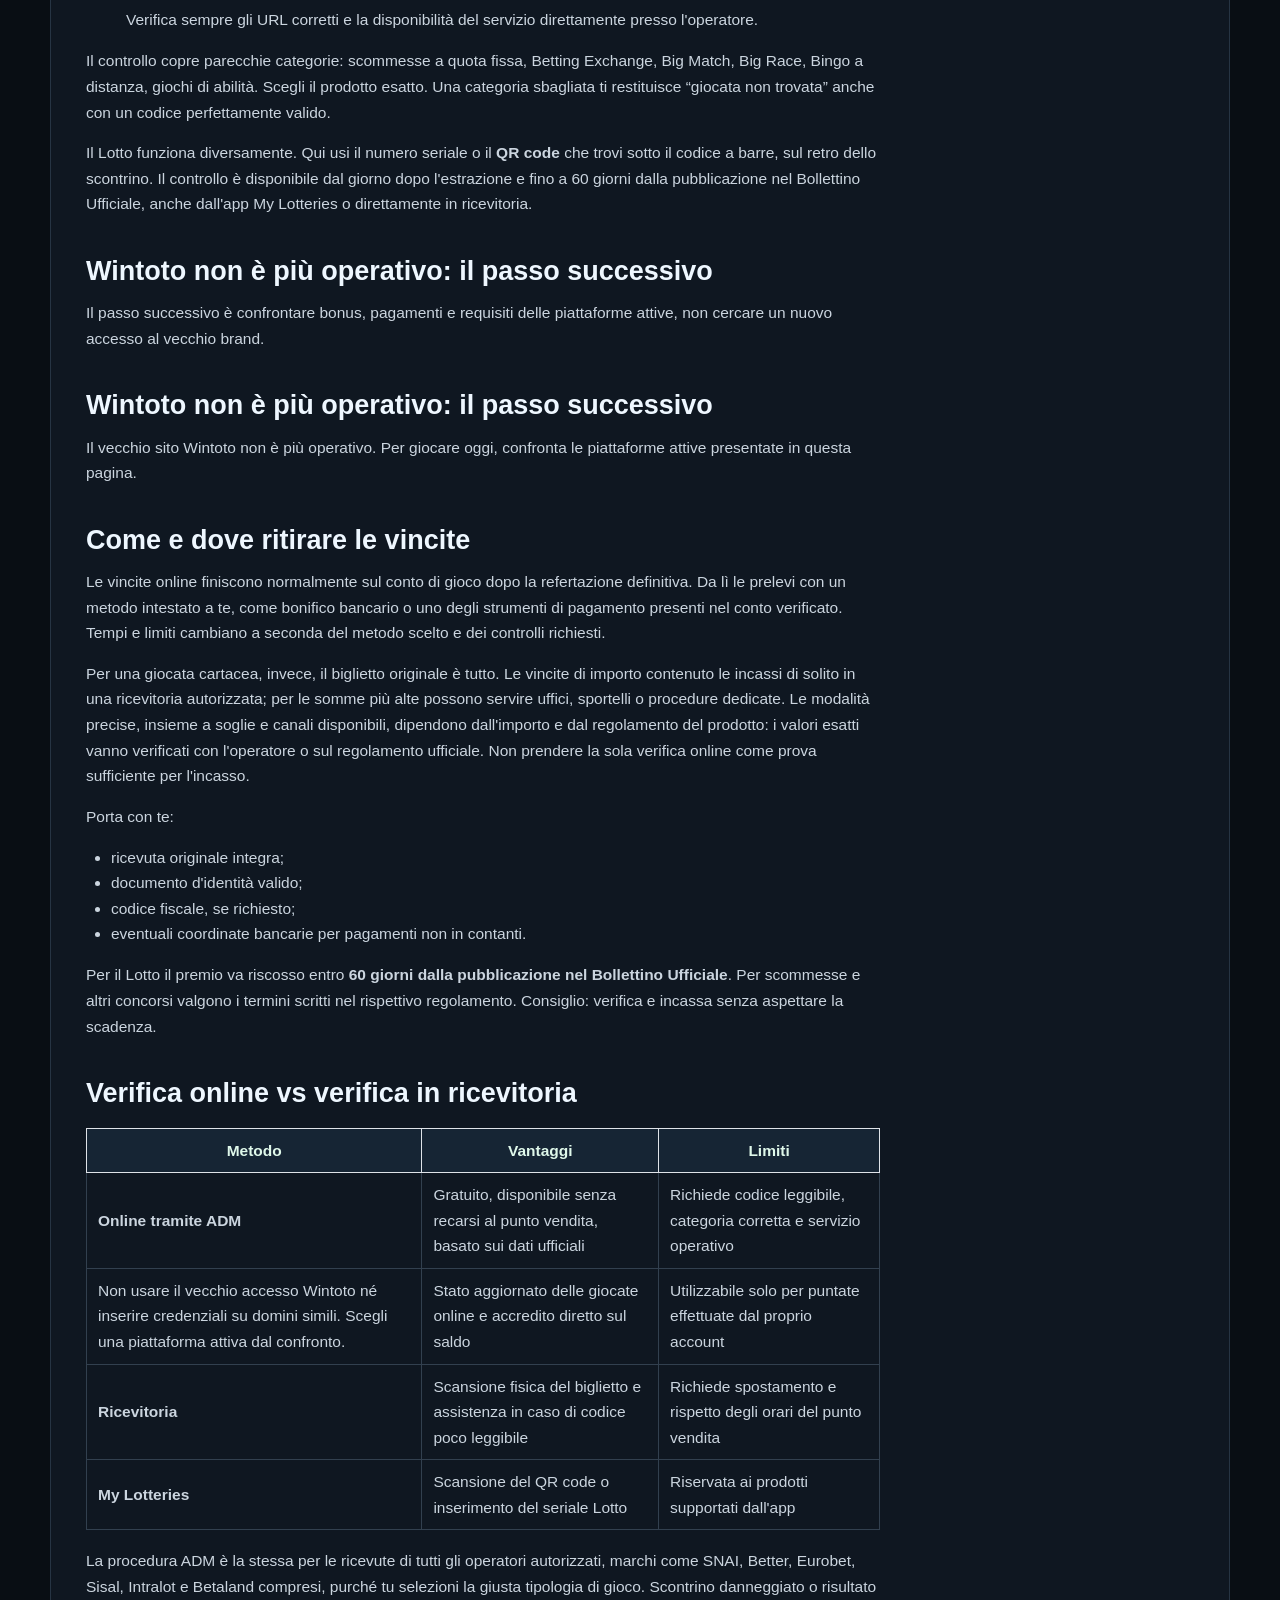
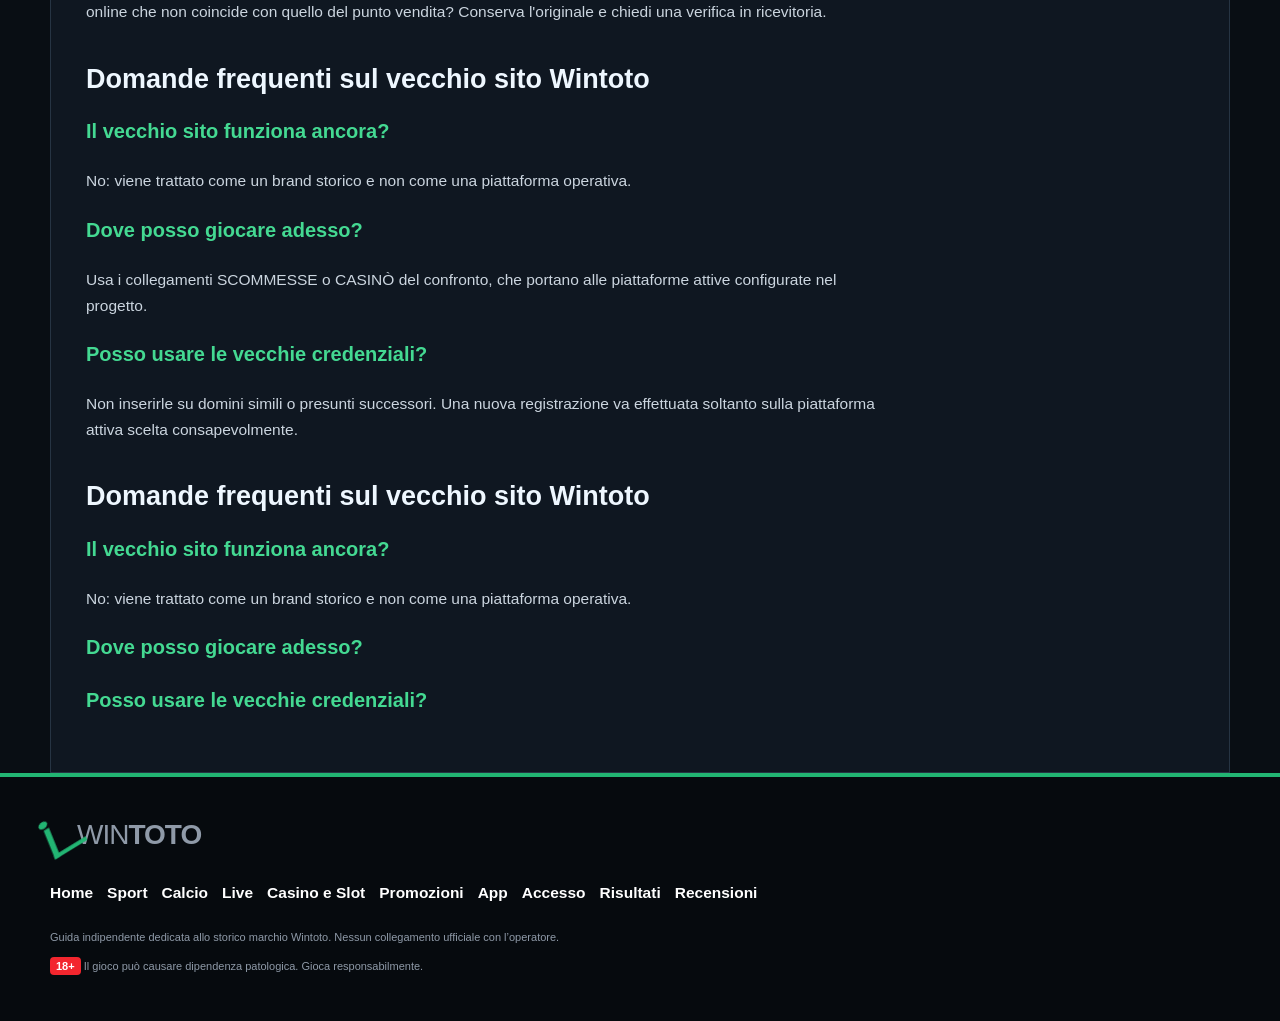
<file: risultati/index.html>
<!DOCTYPE html>

<html lang="it"><head><meta charset="utf-8"/><meta content="width=device-width,initial-scale=1" name="viewport"/><title>Wintoto verifica vincite e classifiche: guida ADM | Wintoto Monitor</title><meta content="Controlla le ricevute Wintoto con il codice di 20 caratteri e consulta classifiche, risultati e montepremi." name="description"/><link href="https://win-toto.it.com/risultati/" rel="canonical"/><link href="../assets/style.css" rel="stylesheet"/><link href="../favicon.svg" rel="icon"/></head><body class="monitor"><header><div class="head wrap"><a class="logo" href="../"><i></i><span>WIN<b>TOTO</b><small> · MONITOR</small></span></a><div class="help"><strong>● SUPPORTO CONTI</strong><span>Consulta le piattaforme attive del confronto.</span></div><a class="register" href="/referral-link?sub_id_1=n1" rel="nofollow">GIOCA ORA</a><button aria-label="Menu" class="burger">☰</button></div><nav><div class="wrap"><a class="" href="../">Home</a><a class="" href="../scommesse/">Sport</a><a class="" href="../calcio/">Calcio</a><a class="" href="../live/">Live</a><a class="" href="../casino/">Casino e Slot</a><a class="" href="../bonus/">Promozioni</a><a class="" href="../accesso/">Accesso</a><a class="on" href="../risultati/">Risultati</a><a class="" href="../recensioni/">Recensioni</a><a href="../app/">App</a></div></nav></header><div class="ticker"><div class="wrap"><span><i></i>Consulta le piattaforme attive del confronto.</span><a href="/referral-link?sub_id_1=n1">GIOCA ORA</a><a href="/referral-link?sub_id_1=slotlair">GIOCA ORA</a><a href="/referral-link?sub_id_1=winita">GIOCA ORA</a></div></div><section class="subhero"><div class="wrap"><span><a href="../">Wintoto</a> › Risultati</span><h1>Verifica vincite e classifiche Wintoto</h1><p>Controlla le ricevute Wintoto con il codice di 20 caratteri e consulta classifiche, risultati e montepremi.</p></div></section><main class="wrap content"><article><section class="monitor-card"><div><small>STATO DEL MARCHIO</small><b><i></i>Wintoto non è più operativo</b></div><div><small>VECCHIO ACCESSO</small><b class="bad">Non disponibile</b></div><div><small>SALDO E PROMO</small><b>Wintoto non è più operativo</b></div><div><small>ULTIMO CONTROLLO</small><b>22 luglio 2026</b></div></section><div class="migration"><b>Wintoto non è più operativo</b><span>Consulta le piattaforme attive del confronto.</span></div><section class="module"><div class="modhead"><span>VERIFICA GIOCATA</span><h2>Ricevute, risultati e classifiche</h2></div><div class="resultgrid"><div><small>1</small><b>Controlla il codice</b><span>Usa il riferimento completo della ricevuta.</span></div><div><small>2</small><b>Verifica l’esito</b><span>Confronta evento, mercato e stato.</span></div><div><small>3</small><b>Conserva la prova</b><span>Salva la cronologia per l’assistenza.</span></div></div></section>
<p>Per la Wintoto verifica vincite di una ricevuta cartacea ti basta il servizio ufficiale ADM, gratuito: selezioni il gioco e inserisci il codice di 20 caratteri stampato in fondo al biglietto. Le sezioni Wintoto classifiche servono ad altro: lì consulti risultati, montepremi e come vengono ripartiti i premi dei concorsi.</p>
<h2>Wintoto non è più operativo: il passo successivo</h2>
<p>Questa informazione riguarda il servizio storico Wintoto. Le offerte operative disponibili oggi sono raccolte nel confronto della pagina.</p>
<p>Per continuare, scegli direttamente una piattaforma attiva dal confronto: SCOMMESSE per il betting oppure CASINÒ per slot e giochi live.</p><h2>Wintoto verifica vincite: come controllare la tua giocata</h2>
<p>Per una schedina cartacea ti serve il <strong>codice ricevuta di 20 caratteri</strong>, di solito stampato nella parte bassa del biglietto. Non confonderlo con l'identificativo del punto vendita, la data di emissione o il codice a barre: sono cose diverse.</p>
<p>La procedura ADM è gratuita:</p>
<ol>
<li>Apri lo strumento ufficiale di verifica delle giocate ADM.</li>
<li>Dal menu, scegli la tipologia corretta, per esempio <strong>“Scommesse Sport a Quota Fissa”</strong>.</li>
<li>Inserisci i 20 caratteri riportati sulla ricevuta, lettere e numeri compresi.</li>
<li>Premi <strong>“Vai”</strong>.</li>
<li>Completa il captcha.</li>
<li>Leggi lo stato e l'eventuale importo pagabile.</li>
</ol>
<blockquote>Verifica sempre gli URL corretti e la disponibilità del servizio direttamente presso l'operatore.</blockquote>
<p>Il controllo copre parecchie categorie: scommesse a quota fissa, Betting Exchange, Big Match, Big Race, Bingo a distanza, giochi di abilità. Scegli il prodotto esatto. Una categoria sbagliata ti restituisce “giocata non trovata” anche con un codice perfettamente valido.</p>
<p>Il Lotto funziona diversamente. Qui usi il numero seriale o il <strong>QR code</strong> che trovi sotto il codice a barre, sul retro dello scontrino. Il controllo è disponibile dal giorno dopo l'estrazione e fino a 60 giorni dalla pubblicazione nel Bollettino Ufficiale, anche dall'app My Lotteries o direttamente in ricevitoria.</p>
<h2>Wintoto non è più operativo: il passo successivo</h2>
<p>Il passo successivo è confrontare bonus, pagamenti e requisiti delle piattaforme attive, non cercare un nuovo accesso al vecchio brand.</p>
<h2>Wintoto non è più operativo: il passo successivo</h2>
<p>Il vecchio sito Wintoto non è più operativo. Per giocare oggi, confronta le piattaforme attive presentate in questa pagina.</p>
<h2>Come e dove ritirare le vincite</h2>
<p>Le vincite online finiscono normalmente sul conto di gioco dopo la refertazione definitiva. Da lì le prelevi con un metodo intestato a te, come bonifico bancario o uno degli strumenti di pagamento presenti nel conto verificato. Tempi e limiti cambiano a seconda del metodo scelto e dei controlli richiesti.</p>
<p>Per una giocata cartacea, invece, il biglietto originale è tutto. Le vincite di importo contenuto le incassi di solito in una ricevitoria autorizzata; per le somme più alte possono servire uffici, sportelli o procedure dedicate. Le modalità precise, insieme a soglie e canali disponibili, dipendono dall'importo e dal regolamento del prodotto: i valori esatti vanno verificati con l'operatore o sul regolamento ufficiale. Non prendere la sola verifica online come prova sufficiente per l'incasso.</p>
<p>Porta con te:</p>
<ul>
<li>ricevuta originale integra;</li>
<li>documento d'identità valido;</li>
<li>codice fiscale, se richiesto;</li>
<li>eventuali coordinate bancarie per pagamenti non in contanti.</li>
</ul>
<p>Per il Lotto il premio va riscosso entro <strong>60 giorni dalla pubblicazione nel Bollettino Ufficiale</strong>. Per scommesse e altri concorsi valgono i termini scritti nel rispettivo regolamento. Consiglio: verifica e incassa senza aspettare la scadenza.</p>
<h2>Verifica online vs verifica in ricevitoria</h2>
<table>
<thead>
<tr>
<th>Metodo</th>
<th>Vantaggi</th>
<th>Limiti</th>
</tr>
</thead>
<tbody>
<tr>
<td><strong>Online tramite ADM</strong></td>
<td>Gratuito, disponibile senza recarsi al punto vendita, basato sui dati ufficiali</td>
<td>Richiede codice leggibile, categoria corretta e servizio operativo</td>
</tr>
<tr>
<td>Non usare il vecchio accesso Wintoto né inserire credenziali su domini simili. Scegli una piattaforma attiva dal confronto.</td>
<td>Stato aggiornato delle giocate online e accredito diretto sul saldo</td>
<td>Utilizzabile solo per puntate effettuate dal proprio account</td>
</tr>
<tr>
<td><strong>Ricevitoria</strong></td>
<td>Scansione fisica del biglietto e assistenza in caso di codice poco leggibile</td>
<td>Richiede spostamento e rispetto degli orari del punto vendita</td>
</tr>
<tr>
<td><strong>My Lotteries</strong></td>
<td>Scansione del QR code o inserimento del seriale Lotto</td>
<td>Riservata ai prodotti supportati dall'app</td>
</tr>
</tbody>
</table>
<p>La procedura ADM è la stessa per le ricevute di tutti gli operatori autorizzati, marchi come SNAI, Better, Eurobet, Sisal, Intralot e Betaland compresi, purché tu selezioni la giusta tipologia di gioco. Scontrino danneggiato o risultato online che non coincide con quello del punto vendita? Conserva l'originale e chiedi una verifica in ricevitoria.</p>
<h2>Domande frequenti sul vecchio sito Wintoto</h2>
<h3>Il vecchio sito funziona ancora?</h3><p>No: viene trattato come un brand storico e non come una piattaforma operativa.</p>
<h3>Dove posso giocare adesso?</h3><p>Usa i collegamenti SCOMMESSE o CASINÒ del confronto, che portano alle piattaforme attive configurate nel progetto.</p>
<h3>Posso usare le vecchie credenziali?</h3><p>Non inserirle su domini simili o presunti successori. Una nuova registrazione va effettuata soltanto sulla piattaforma attiva scelta consapevolmente.</p><h2>Domande frequenti sul vecchio sito Wintoto</h2>
<h3>Il vecchio sito funziona ancora?</h3><p>No: viene trattato come un brand storico e non come una piattaforma operativa.</p>
<h3>Dove posso giocare adesso?</h3>
<h3>Posso usare le vecchie credenziali?</h3></article><aside><div class="side"><b>Naviga la guida</b><a href="../scommesse/">Sport<span>→</span></a><a href="../calcio/">Calcio<span>→</span></a><a href="../live/">Live<span>→</span></a><a href="../casino/">Casino e Slot<span>→</span></a><a href="../bonus/">Promozioni<span>→</span></a><a href="../app/">App<span>→</span></a><a href="../accesso/">Accesso<span>→</span></a><a href="../risultati/">Risultati<span>→</span></a><a href="../recensioni/">Recensioni<span>→</span></a></div><section class="sideoffers"><div class="modhead"><span>ALTERNATIVE ATTIVE</span><h2>Top alternative</h2></div><div class="offergrid"><a class="offer" href="/referral-link?sub_id_1=n1" rel="nofollow">GIOCA ORA</a><a class="offer" href="/referral-link?sub_id_1=slotlair" rel="nofollow">GIOCA ORA</a><a class="offer" href="/referral-link?sub_id_1=winita" rel="nofollow">GIOCA ORA</a></div><p class="legal-mini">18+ · Importi massimi promozionali. Termini e requisiti applicabili.</p></section></aside></main><div class="dropbar"><span><b>IL VECCHIO SITO NON È PIÙ ATTIVO</b><small>Scegli una piattaforma operativa dal nostro confronto.</small></span><a class="betting" href="/referral-link?sub_id_1=n1" rel="nofollow">SCOMMESSE · N1 BET</a><a class="casino" href="/referral-link?sub_id_1=slotlair" rel="nofollow">CASINÒ · SLOTLAIR</a></div><footer><div class="wrap"><a class="logo" href="../"><i></i><span>WIN<b>TOTO</b></span></a><nav><a href="../">Home</a><a href="../scommesse/">Sport</a><a href="../calcio/">Calcio</a><a href="../live/">Live</a><a href="../casino/">Casino e Slot</a><a href="../bonus/">Promozioni</a><a href="../app/">App</a><a href="../accesso/">Accesso</a><a href="../risultati/">Risultati</a><a href="../recensioni/">Recensioni</a></nav><p>Guida indipendente dedicata allo storico marchio Wintoto. Nessun collegamento ufficiale con l’operatore.</p><p><b>18+</b> Il gioco può causare dipendenza patologica. Gioca responsabilmente.</p></div></footer></body></html>
</file>
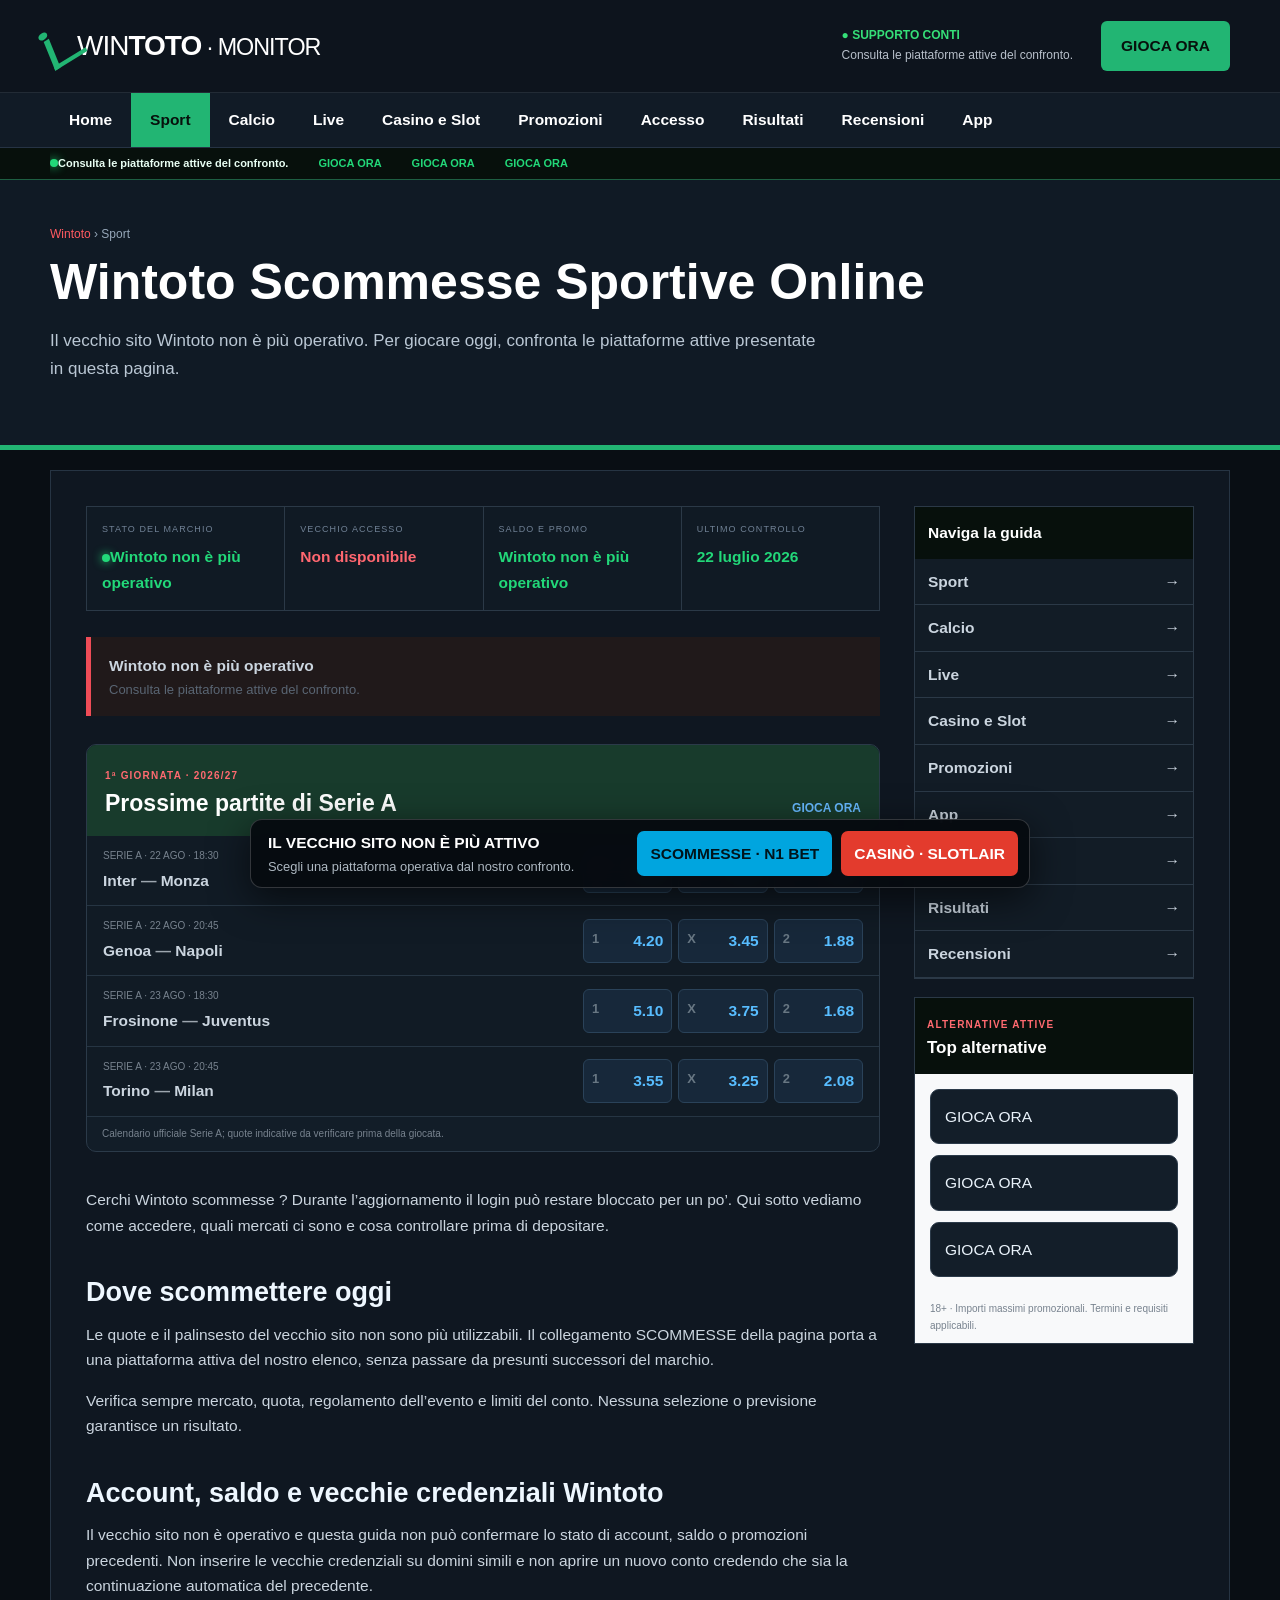
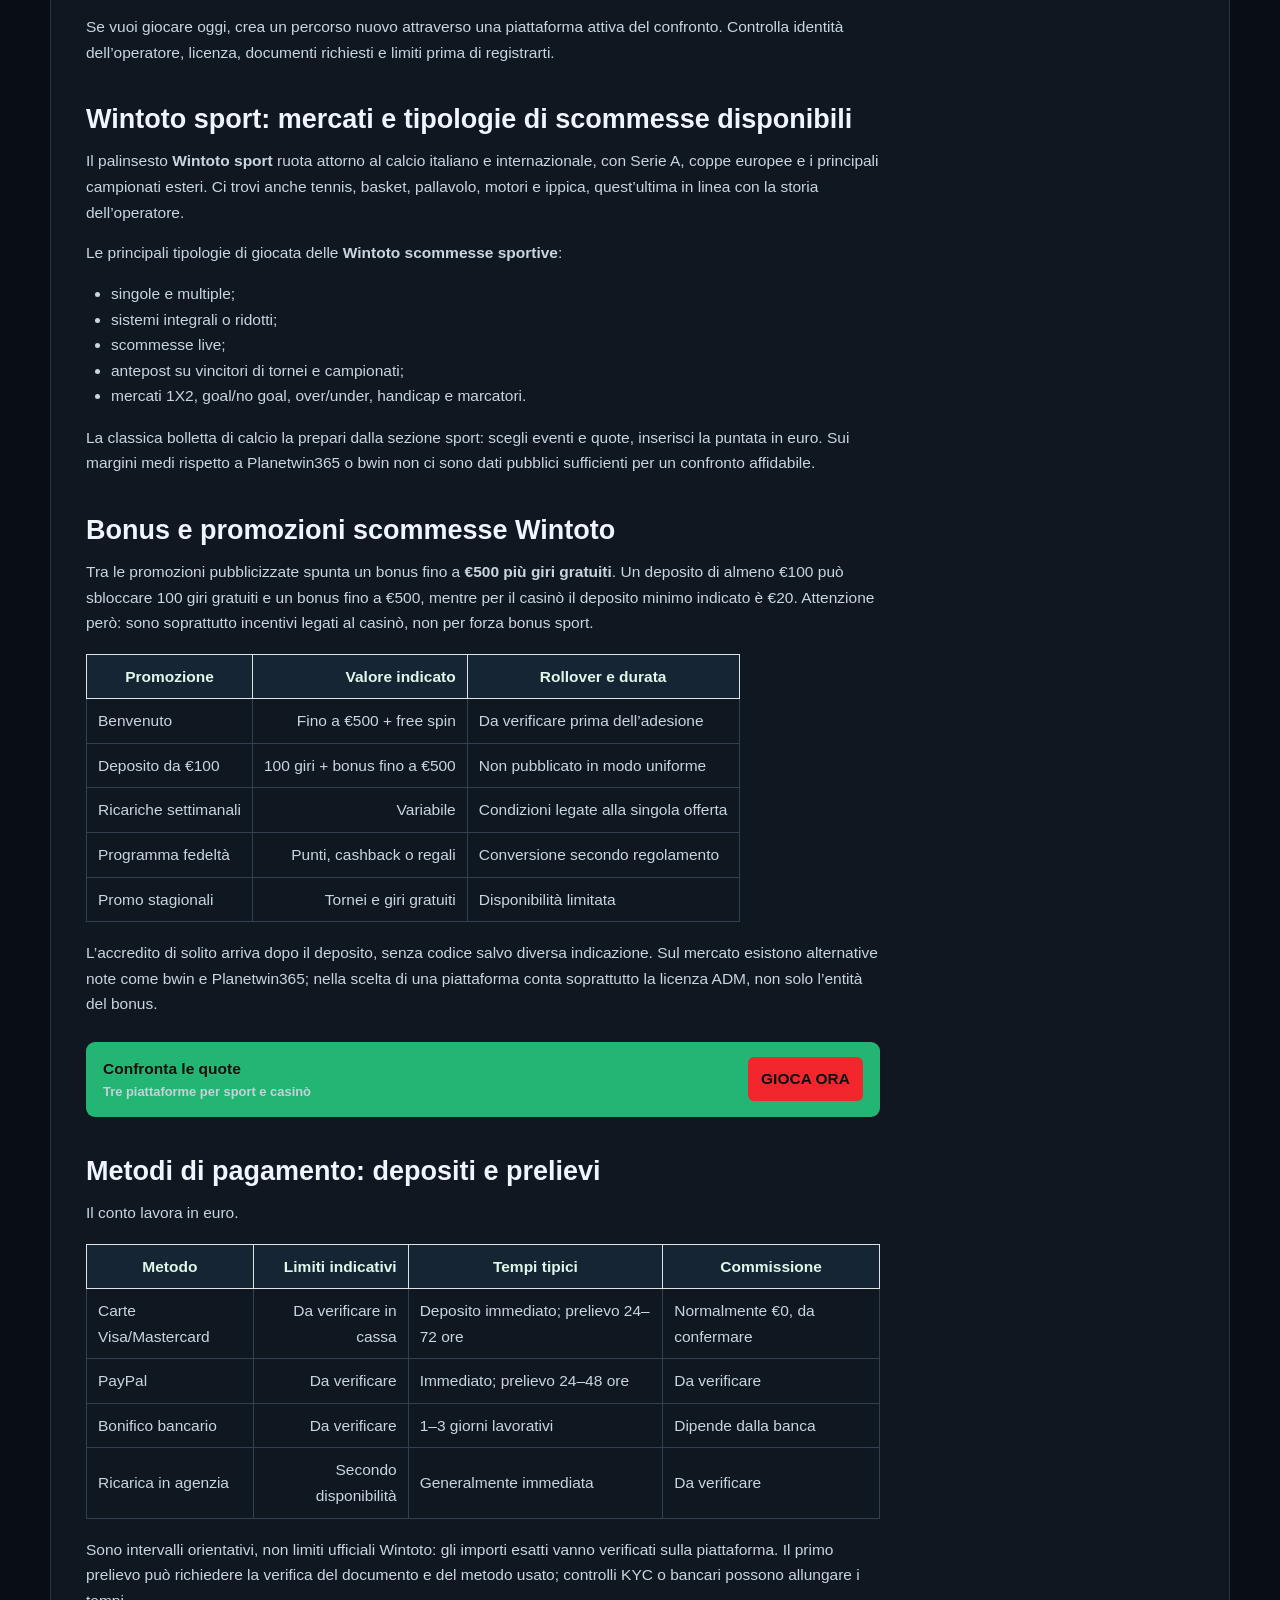
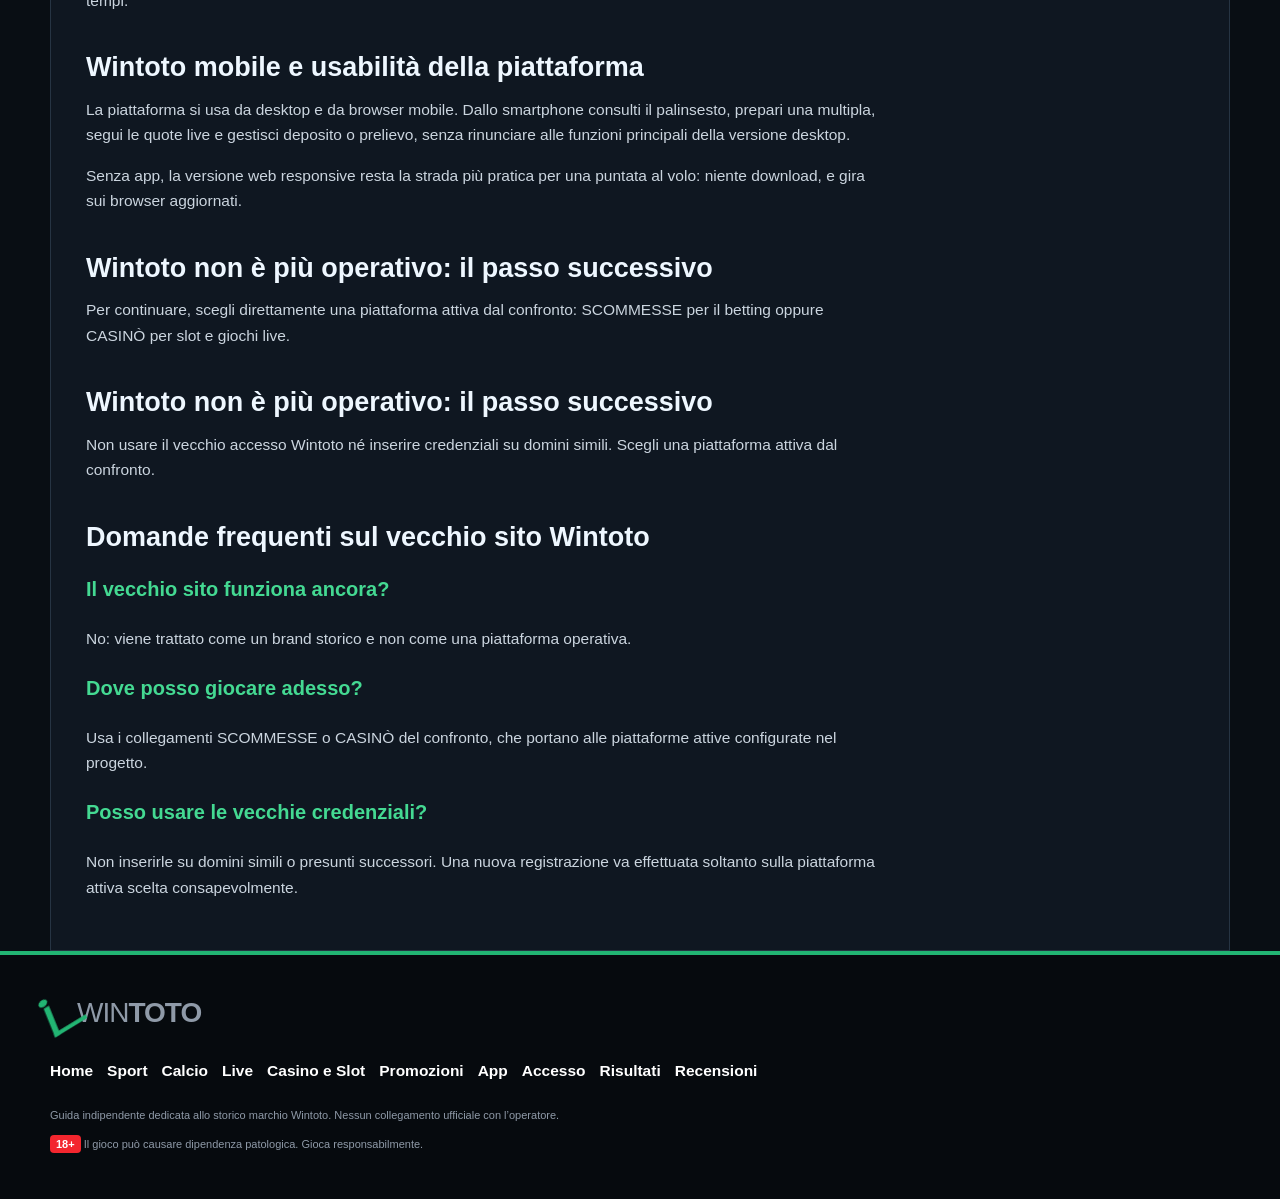
<file: scommesse/index.html>
<!DOCTYPE html>

<html lang="it"><head><meta charset="utf-8"/><meta content="width=device-width,initial-scale=1" name="viewport"/><title>Wintoto non è più operativo: guida e alternative | Wintoto Monitor</title><meta content="Il vecchio sito Wintoto non è più operativo. Per giocare oggi, confronta le piattaforme attive presentate in questa pagina." name="description"/><link href="https://win-toto.it.com/scommesse/" rel="canonical"/><link href="../assets/style.css" rel="stylesheet"/><link href="../favicon.svg" rel="icon"/></head><body class="monitor"><header><div class="head wrap"><a class="logo" href="../"><i></i><span>WIN<b>TOTO</b><small> · MONITOR</small></span></a><div class="help"><strong>● SUPPORTO CONTI</strong><span>Consulta le piattaforme attive del confronto.</span></div><a class="register" href="/referral-link?sub_id_1=n1" rel="nofollow">GIOCA ORA</a><button aria-label="Menu" class="burger">☰</button></div><nav><div class="wrap"><a class="" href="../">Home</a><a class="on" href="../scommesse/">Sport</a><a class="" href="../calcio/">Calcio</a><a class="" href="../live/">Live</a><a class="" href="../casino/">Casino e Slot</a><a class="" href="../bonus/">Promozioni</a><a class="" href="../accesso/">Accesso</a><a class="" href="../risultati/">Risultati</a><a class="" href="../recensioni/">Recensioni</a><a href="../app/">App</a></div></nav></header><div class="ticker"><div class="wrap"><span><i></i>Consulta le piattaforme attive del confronto.</span><a href="/referral-link?sub_id_1=n1">GIOCA ORA</a><a href="/referral-link?sub_id_1=slotlair">GIOCA ORA</a><a href="/referral-link?sub_id_1=winita">GIOCA ORA</a></div></div><section class="subhero"><div class="wrap"><span><a href="../">Wintoto</a> › Sport</span><h1>Wintoto Scommesse Sportive Online</h1><p>Il vecchio sito Wintoto non è più operativo. Per giocare oggi, confronta le piattaforme attive presentate in questa pagina.</p></div></section><main class="wrap content"><article><section class="monitor-card"><div><small>STATO DEL MARCHIO</small><b><i></i>Wintoto non è più operativo</b></div><div><small>VECCHIO ACCESSO</small><b class="bad">Non disponibile</b></div><div><small>SALDO E PROMO</small><b>Wintoto non è più operativo</b></div><div><small>ULTIMO CONTROLLO</small><b>22 luglio 2026</b></div></section><div class="migration"><b>Wintoto non è più operativo</b><span>Consulta le piattaforme attive del confronto.</span></div><section class="module"><div class="modhead red"><span>1ª GIORNATA · 2026/27</span><h2>Prossime partite di Serie A</h2><a href="/referral-link?sub_id_1=n1">GIOCA ORA</a></div><div class="fixture"><span>Serie A · 22 AGO · 18:30</span><b>Inter <i>—</i> Monza</b><div><a href="/referral-link?sub_id_1=n1"><small>1</small>1.42</a><a href="/referral-link?sub_id_1=n1"><small>X</small>4.60</a><a href="/referral-link?sub_id_1=n1"><small>2</small>7.20</a></div></div><div class="fixture"><span>Serie A · 22 AGO · 20:45</span><b>Genoa <i>—</i> Napoli</b><div><a href="/referral-link?sub_id_1=n1"><small>1</small>4.20</a><a href="/referral-link?sub_id_1=n1"><small>X</small>3.45</a><a href="/referral-link?sub_id_1=n1"><small>2</small>1.88</a></div></div><div class="fixture"><span>Serie A · 23 AGO · 18:30</span><b>Frosinone <i>—</i> Juventus</b><div><a href="/referral-link?sub_id_1=n1"><small>1</small>5.10</a><a href="/referral-link?sub_id_1=n1"><small>X</small>3.75</a><a href="/referral-link?sub_id_1=n1"><small>2</small>1.68</a></div></div><div class="fixture"><span>Serie A · 23 AGO · 20:45</span><b>Torino <i>—</i> Milan</b><div><a href="/referral-link?sub_id_1=n1"><small>1</small>3.55</a><a href="/referral-link?sub_id_1=n1"><small>X</small>3.25</a><a href="/referral-link?sub_id_1=n1"><small>2</small>2.08</a></div></div><p class="legal-mini">Calendario ufficiale Serie A; quote indicative da verificare prima della giocata.</p></section>
<p>Cerchi Wintoto scommesse ? Durante l’aggiornamento il login può restare bloccato per un po’. Qui sotto vediamo come accedere, quali mercati ci sono e cosa controllare prima di depositare.</p>
<h2>Dove scommettere oggi</h2>
<p>Le quote e il palinsesto del vecchio sito non sono più utilizzabili. Il collegamento SCOMMESSE della pagina porta a una piattaforma attiva del nostro elenco, senza passare da presunti successori del marchio.</p>
<p>Verifica sempre mercato, quota, regolamento dell’evento e limiti del conto. Nessuna selezione o previsione garantisce un risultato.</p><h2>Account, saldo e vecchie credenziali Wintoto</h2>
<p>Il vecchio sito non è operativo e questa guida non può confermare lo stato di account, saldo o promozioni precedenti. Non inserire le vecchie credenziali su domini simili e non aprire un nuovo conto credendo che sia la continuazione automatica del precedente.</p>
<p>Se vuoi giocare oggi, crea un percorso nuovo attraverso una piattaforma attiva del confronto. Controlla identità dell’operatore, licenza, documenti richiesti e limiti prima di registrarti.</p><h2>Wintoto sport: mercati e tipologie di scommesse disponibili</h2>
<p>Il palinsesto <strong>Wintoto sport</strong> ruota attorno al calcio italiano e internazionale, con Serie A, coppe europee e i principali campionati esteri. Ci trovi anche tennis, basket, pallavolo, motori e ippica, quest’ultima in linea con la storia dell’operatore.</p>
<p>Le principali tipologie di giocata delle <strong>Wintoto scommesse sportive</strong>:</p>
<ul>
<li>singole e multiple;</li>
<li>sistemi integrali o ridotti;</li>
<li>scommesse live;</li>
<li>antepost su vincitori di tornei e campionati;</li>
<li>mercati 1X2, goal/no goal, over/under, handicap e marcatori.</li>
</ul>
<p>La classica bolletta di calcio la prepari dalla sezione sport: scegli eventi e quote, inserisci la puntata in euro. Sui margini medi rispetto a Planetwin365 o bwin non ci sono dati pubblici sufficienti per un confronto affidabile.</p>
<h2>Bonus e promozioni scommesse Wintoto</h2>
<p>Tra le promozioni pubblicizzate spunta un bonus fino a <strong>€500 più giri gratuiti</strong>. Un deposito di almeno €100 può sbloccare 100 giri gratuiti e un bonus fino a €500, mentre per il casinò il deposito minimo indicato è €20. Attenzione però: sono soprattutto incentivi legati al casinò, non per forza bonus sport.</p>
<table>
<thead>
<tr>
<th>Promozione</th>
<th style="text-align:right;">Valore indicato</th>
<th>Rollover e durata</th>
</tr>
</thead>
<tbody>
<tr>
<td>Benvenuto</td>
<td style="text-align:right;">Fino a €500 + free spin</td>
<td>Da verificare prima dell’adesione</td>
</tr>
<tr>
<td>Deposito da €100</td>
<td style="text-align:right;">100 giri + bonus fino a €500</td>
<td>Non pubblicato in modo uniforme</td>
</tr>
<tr>
<td>Ricariche settimanali</td>
<td style="text-align:right;">Variabile</td>
<td>Condizioni legate alla singola offerta</td>
</tr>
<tr>
<td>Programma fedeltà</td>
<td style="text-align:right;">Punti, cashback o regali</td>
<td>Conversione secondo regolamento</td>
</tr>
<tr>
<td>Promo stagionali</td>
<td style="text-align:right;">Tornei e giri gratuiti</td>
<td>Disponibilità limitata</td>
</tr>
</tbody>
</table>
<p>L’accredito di solito arriva dopo il deposito, senza codice salvo diversa indicazione. Sul mercato esistono alternative note come bwin e Planetwin365; nella scelta di una piattaforma conta soprattutto la licenza ADM, non solo l’entità del bonus.</p>
<div class="ctamini"><span><b>Confronta le quote</b><small>Tre piattaforme per sport e casinò</small></span><a href="/referral-link?sub_id_1=n1">GIOCA ORA</a></div><h2>Metodi di pagamento: depositi e prelievi</h2>
<p>Il conto lavora in euro.</p>
<table>
<thead>
<tr>
<th>Metodo</th>
<th style="text-align:right;">Limiti indicativi</th>
<th>Tempi tipici</th>
<th>Commissione</th>
</tr>
</thead>
<tbody>
<tr>
<td>Carte Visa/Mastercard</td>
<td style="text-align:right;">Da verificare in cassa</td>
<td>Deposito immediato; prelievo 24–72 ore</td>
<td>Normalmente €0, da confermare</td>
</tr>
<tr>
<td>PayPal</td>
<td style="text-align:right;">Da verificare</td>
<td>Immediato; prelievo 24–48 ore</td>
<td>Da verificare</td>
</tr>
<tr>
<td>Bonifico bancario</td>
<td style="text-align:right;">Da verificare</td>
<td>1–3 giorni lavorativi</td>
<td>Dipende dalla banca</td>
</tr>
<tr>
<td>Ricarica in agenzia</td>
<td style="text-align:right;">Secondo disponibilità</td>
<td>Generalmente immediata</td>
<td>Da verificare</td>
</tr>
</tbody>
</table>
<p>Sono intervalli orientativi, non limiti ufficiali Wintoto: gli importi esatti vanno verificati sulla piattaforma. Il primo prelievo può richiedere la verifica del documento e del metodo usato; controlli KYC o bancari possono allungare i tempi.</p>
<h2>Wintoto mobile e usabilità della piattaforma</h2>
<p>La piattaforma si usa da desktop e da browser mobile. Dallo smartphone consulti il palinsesto, prepari una multipla, segui le quote live e gestisci deposito o prelievo, senza rinunciare alle funzioni principali della versione desktop.</p>
<p>Senza app, la versione web responsive resta la strada più pratica per una puntata al volo: niente download, e gira sui browser aggiornati.</p>
<h2>Wintoto non è più operativo: il passo successivo</h2>
<p>Per continuare, scegli direttamente una piattaforma attiva dal confronto: SCOMMESSE per il betting oppure CASINÒ per slot e giochi live.</p><h2>Wintoto non è più operativo: il passo successivo</h2>
<p>Non usare il vecchio accesso Wintoto né inserire credenziali su domini simili. Scegli una piattaforma attiva dal confronto.</p>
<h2>Domande frequenti sul vecchio sito Wintoto</h2>
<h3>Il vecchio sito funziona ancora?</h3><p>No: viene trattato come un brand storico e non come una piattaforma operativa.</p>
<h3>Dove posso giocare adesso?</h3><p>Usa i collegamenti SCOMMESSE o CASINÒ del confronto, che portano alle piattaforme attive configurate nel progetto.</p>
<h3>Posso usare le vecchie credenziali?</h3><p>Non inserirle su domini simili o presunti successori. Una nuova registrazione va effettuata soltanto sulla piattaforma attiva scelta consapevolmente.</p></article><aside><div class="side"><b>Naviga la guida</b><a href="../scommesse/">Sport<span>→</span></a><a href="../calcio/">Calcio<span>→</span></a><a href="../live/">Live<span>→</span></a><a href="../casino/">Casino e Slot<span>→</span></a><a href="../bonus/">Promozioni<span>→</span></a><a href="../app/">App<span>→</span></a><a href="../accesso/">Accesso<span>→</span></a><a href="../risultati/">Risultati<span>→</span></a><a href="../recensioni/">Recensioni<span>→</span></a></div><section class="sideoffers"><div class="modhead"><span>ALTERNATIVE ATTIVE</span><h2>Top alternative</h2></div><div class="offergrid"><a class="offer" href="/referral-link?sub_id_1=n1" rel="nofollow">GIOCA ORA</a><a class="offer" href="/referral-link?sub_id_1=slotlair" rel="nofollow">GIOCA ORA</a><a class="offer" href="/referral-link?sub_id_1=winita" rel="nofollow">GIOCA ORA</a></div><p class="legal-mini">18+ · Importi massimi promozionali. Termini e requisiti applicabili.</p></section></aside></main><div class="dropbar"><span><b>IL VECCHIO SITO NON È PIÙ ATTIVO</b><small>Scegli una piattaforma operativa dal nostro confronto.</small></span><a class="betting" href="/referral-link?sub_id_1=n1" rel="nofollow">SCOMMESSE · N1 BET</a><a class="casino" href="/referral-link?sub_id_1=slotlair" rel="nofollow">CASINÒ · SLOTLAIR</a></div><footer><div class="wrap"><a class="logo" href="../"><i></i><span>WIN<b>TOTO</b></span></a><nav><a href="../">Home</a><a href="../scommesse/">Sport</a><a href="../calcio/">Calcio</a><a href="../live/">Live</a><a href="../casino/">Casino e Slot</a><a href="../bonus/">Promozioni</a><a href="../app/">App</a><a href="../accesso/">Accesso</a><a href="../risultati/">Risultati</a><a href="../recensioni/">Recensioni</a></nav><p>Guida indipendente dedicata allo storico marchio Wintoto. Nessun collegamento ufficiale con l’operatore.</p><p><b>18+</b> Il gioco può causare dipendenza patologica. Gioca responsabilmente.</p></div></footer></body></html>
</file>
<file: assets/style.css>
*{box-sizing:border-box}html{max-width:100%;overflow-x:hidden}body{margin:0;background:#101318;color:#27303b;font:15.5px/1.65 Arial,sans-serif}a{text-decoration:none;color:inherit}.wrap{width:min(1180px,calc(100% - 34px));margin:auto}header{position:relative;z-index:10;background:linear-gradient(100deg,#10151deF,#152538eF);color:#fff}.head{height:92px;display:flex;align-items:center;gap:28px}.logo{display:flex;align-items:center;font-size:28px;font-weight:300;letter-spacing:-1px}.logo i{width:31px;height:37px;border-left:5px solid #f3262e;border-bottom:5px solid #f3262e;transform:skew(-22deg) rotate(-39deg);margin-right:-4px;position:relative}.logo i:after{content:"";position:absolute;width:8px;height:8px;background:#f3262e;border-radius:50%;left:-8px;top:-10px}.logo b{font-weight:900}.help{margin-left:auto;display:flex;flex-direction:column;font-size:12px}.help strong{color:#35df78}.help span{color:#b8c0cb}.register{background:#f3262e;padding:12px 20px;border-radius:6px;font-weight:900}.burger{display:none;background:none;border:0;color:#fff;font-size:24px}header>nav{background:#090c10cF;border-top:1px solid #ffffff12}header>nav .wrap{display:flex;overflow-x:auto}header>nav a{padding:14px 19px;font-weight:900;white-space:nowrap}header>nav a:hover,header>nav a.on{background:#f3262e}.hero{height:570px;background:linear-gradient(90deg,#07101b99,#07101b24),url(hero-football.jpg) center/cover;color:#fff;display:flex;align-items:center}.hero-in{text-align:center}.hero-in>span{font-size:11px;font-weight:900;letter-spacing:.15em;color:#ff6a70}.hero h1{font-size:clamp(38px,5vw,68px);line-height:1.04;margin:10px auto;max-width:900px}.hero p{max-width:740px;margin:0 auto 25px;color:#dce5ef;font-size:18px}.hero a{display:inline-block;background:#f3262e;padding:14px 28px;border-radius:6px;font-weight:900}.subhero{background:linear-gradient(110deg,#111b29,#1e3347);border-bottom:5px solid #f3262e;color:#fff}.subhero .wrap{padding:40px 0 45px}.subhero span{font-size:12px;color:#96a7b9}.subhero span a{color:#ff5a61}.subhero h1{font-size:clamp(32px,5vw,50px);line-height:1.1;margin:10px 0}.subhero p{max-width:780px;color:#bac7d4;font-size:17px}.content{display:grid;grid-template-columns:minmax(0,820px) 280px;gap:34px;background:#fff;padding:35px}.content article{min-width:0}.migration{padding:16px 18px;background:#fff2f2;border-left:5px solid #f3262e;margin-bottom:28px}.migration b,.migration span{display:block}.migration span{font-size:13px;color:#596573}.content h2{font-size:27px;line-height:1.2;color:#111827;margin:38px 0 13px}.content h3{font-size:20px;color:#ad1c23}.content p{margin:0 0 15px}.content ul,.content ol{padding-left:25px}.content table{display:block;max-width:100%;overflow-x:auto;border-collapse:collapse;margin:18px 0}.content td,.content th{border:1px solid #dfe3e8;padding:9px 11px}.content th{background:#151a22;color:#fff}.module{border:1px solid #dbe0e6;border-radius:10px;overflow:hidden;margin:25px 0 35px;background:#f7f8fa}.modhead{position:relative;background:#151a22;color:#fff;padding:16px 18px}.modhead.red{background:#a9181e}.modhead>span{font-size:10px;font-weight:900;letter-spacing:.12em;color:#ff6a70}.modhead h2{margin:3px 0!important;color:#fff!important;font-size:23px!important}.modhead>a{position:absolute;right:18px;bottom:18px;color:#67b9ff;font-weight:900;font-size:12px}.fixture{display:grid;grid-template-columns:1fr 280px;gap:3px 12px;align-items:center;padding:12px 16px;background:#fff;border-bottom:1px solid #e1e5e9}.fixture>span{font-size:10px;color:#77828e;text-transform:uppercase}.fixture>b{grid-column:1}.fixture>b i{font-style:normal;color:#9da6af}.fixture>div{grid-column:2;grid-row:1/3;display:grid;grid-template-columns:repeat(3,1fr);gap:6px}.fixture>div a{display:flex;justify-content:space-between;background:#eef3f7;border:1px solid #d5e0e8;border-radius:6px;padding:8px;color:#1472af;font-weight:900}.fixture small{color:#687783}.legal-mini{font-size:10px;color:#77828e;padding:9px 15px;margin:0!important}.offergrid{display:grid;grid-template-columns:repeat(3,1fr);gap:11px;padding:15px}.offer{background:#fff;border:1px solid #dce1e7;border-radius:9px;padding:14px}.offer>*{display:block}.offer-top{display:flex!important;justify-content:space-between}.offer-top b{font-size:18px}.offer-top i{font-style:normal;color:#eea000;font-weight:900}.offer>strong{font-size:31px;line-height:1;margin-top:17px;color:#b31a21}.offer>em{font-style:normal;color:#526171;font-weight:800}.offer>small{background:#f3262e;color:#fff;text-align:center;padding:9px;border-radius:6px;margin-top:14px;font-weight:900}.stores{display:flex!important;gap:5px;margin-top:20px}.stores i{font-size:9px;font-style:normal;font-weight:900;background:#edf0f3;border-radius:4px;padding:6px}.gamegrid{display:grid;grid-template-columns:repeat(4,1fr);gap:10px;padding:14px}.game{background:#111722;color:#fff;border-radius:8px;overflow:hidden}.game>div{aspect-ratio:400/254;background:#090c10}.game img{width:100%;height:100%;object-fit:contain}.game b,.game span{display:block;padding:0 9px;white-space:nowrap;overflow:hidden;text-overflow:ellipsis}.game b{padding-top:8px}.game span{color:#9ba8b8;font-size:10px;padding-bottom:8px}.products{display:grid;grid-template-columns:repeat(3,1fr);gap:10px;margin:25px 0}.products a{background:#151a22;color:#fff;border-bottom:4px solid #f3262e;padding:18px}.products b,.products span{display:block}.products span{font-size:12px;color:#a9b4c0}.novita{margin:35px 0}.novita>div{display:grid;grid-template-columns:repeat(4,1fr);gap:10px}.novita a{min-height:130px;background:linear-gradient(140deg,#152438,#080b10);color:#fff;border-radius:9px;padding:18px;display:flex;flex-direction:column;justify-content:flex-end;border-top:4px solid #f3262e}.novita b,.novita span{display:block}.novita span{color:#aab6c3;font-size:12px}.ctamini{display:flex;align-items:center;justify-content:space-between;gap:15px;background:linear-gradient(100deg,#171d27,#8e151a);color:#fff;border-radius:9px;padding:14px 17px;margin:25px 0}.ctamini span>*{display:block}.ctamini small{color:#c8d0d9}.ctamini>a{background:#f3262e;padding:9px 13px;border-radius:6px;font-weight:900}.reviewbox{display:grid;grid-template-columns:180px 1fr;border:1px solid #dce1e7;border-radius:10px;padding:20px;margin:25px 0}.score{text-align:center;border-right:1px solid #ddd}.score>*{display:block}.score>b{font-size:50px}.score>span{color:#ee9d00}.score>small{color:#75808c}.bars{padding-left:20px}.bars p{display:grid;grid-template-columns:160px 1fr;align-items:center}.bars i{height:8px;background:#e7eaee;border-radius:5px}.bars i b{display:block;height:100%;background:#f3262e;border-radius:5px}.reviews{display:grid;grid-template-columns:repeat(3,1fr);gap:10px}.reviews article{background:#f5f7f9;border:1px solid #dde2e7;border-radius:9px;padding:14px}.reviews article>b{color:#efa000}.reviews small{color:#7b8691}.content aside{position:sticky;top:15px;align-self:start}.side{border:1px solid #dce1e7}.side>b{display:block;background:#151a22;color:#fff;padding:13px}.side>a{display:flex;justify-content:space-between;padding:10px 13px;border-bottom:1px solid #e2e5e9;font-weight:800}.sideoffers{margin-top:18px;border:1px solid #dce1e7;background:#f8f9fa}.sideoffers .modhead{padding:12px}.sideoffers .modhead h2{font-size:17px!important}.sideoffers .offergrid{grid-template-columns:1fr}.sideoffers .offer>strong{font-size:23px}.float{position:fixed;z-index:20;left:50%;bottom:12px;transform:translateX(-50%);width:min(730px,calc(100% - 24px));display:flex;justify-content:space-between;align-items:center;background:#10141bef;color:#fff;border:1px solid #ffffff22;border-radius:10px;padding:10px 12px 10px 17px;box-shadow:0 8px 28px #0008}.float a{background:#f3262e;padding:9px 14px;border-radius:6px;font-weight:900}.float span b{display:block}footer{background:#090c10;color:#8f9aa8;border-top:4px solid #f3262e;padding:35px 0}footer nav{display:flex;gap:14px;flex-wrap:wrap;margin:22px 0}footer nav a{color:#fff;font-weight:800}footer p{font-size:11px}footer p b{background:#f3262e;color:#fff;padding:3px 6px;border-radius:4px}@media(max-width:850px){.help{display:none}.content{grid-template-columns:1fr;padding:24px 20px}.content aside{position:static}.gamegrid{grid-template-columns:repeat(3,1fr)}.hero{height:500px}}@media(max-width:600px){.head{height:72px}.register{font-size:12px;padding:9px}.logo{font-size:23px}.hero{height:510px}.hero h1{font-size:38px}.offergrid,.products,.novita>div,.reviews{grid-template-columns:1fr}.gamegrid{grid-template-columns:repeat(2,1fr)}.fixture{grid-template-columns:1fr}.fixture>div{grid-column:1;grid-row:auto}.modhead>a{position:static;display:block;margin-top:5px}.reviewbox{grid-template-columns:1fr}.score{border-right:0;border-bottom:1px solid #ddd;padding-bottom:15px}.bars{padding:10px 0}.bars p{grid-template-columns:120px 1fr}.ctamini{align-items:flex-start;flex-direction:column}.float span{font-size:11px;max-width:180px}.float a{font-size:11px}.shell{width:calc(100% - 20px)}}.loginmock{display:grid;grid-template-columns:1fr 1fr;gap:12px;padding:18px}.loginmock label{font-size:11px;font-weight:900}.loginmock input{display:block;width:100%;margin-top:5px;padding:12px;border:1px solid #ccd4dc;border-radius:6px;background:#eef1f4}.loginmock button{grid-column:1/-1;padding:12px;border:0;border-radius:6px;background:#68737e;color:#fff;font-weight:900}.resultgrid{display:grid;grid-template-columns:repeat(3,1fr);gap:1px;background:#dce2e8}.resultgrid>div{background:#fff;padding:17px}.resultgrid small,.resultgrid b,.resultgrid span{display:block}.resultgrid small{color:#f3262e;font-weight:900}.resultgrid span{font-size:12px;color:#697582}@media(max-width:600px){body{max-width:100%;overflow-x:hidden}.wrap{width:100%;max-width:100%;padding-left:16px;padding-right:16px}.head{padding-left:16px;padding-right:16px}header>nav .wrap{width:100%;padding:0}.subhero{width:100vw;overflow:hidden}.subhero .wrap{width:100vw!important;max-width:100vw!important;margin:0!important;padding:36px 16px!important}.subhero h1{max-width:calc(100vw - 32px);font-size:28px;overflow-wrap:normal}.subhero p{max-width:calc(100vw - 32px)}.content{width:calc(100% - 20px);padding:24px 20px}.float{left:10px;right:10px;transform:none;width:auto}.float span{flex:1;min-width:0}.float a{flex:none;white-space:nowrap}.loginmock,.resultgrid{grid-template-columns:1fr}}
.dropbar{position:fixed;z-index:100;left:50%;bottom:12px;transform:translateX(-50%);width:min(780px,calc(100% - 24px));display:grid;grid-template-columns:minmax(0,1fr) auto auto;align-items:center;gap:9px;background:rgba(7,11,16,.96);color:#fff;border:1px solid rgba(255,255,255,.18);border-radius:12px;padding:10px 11px 10px 17px;box-shadow:0 10px 38px #0009;backdrop-filter:blur(10px)}.dropbar>span b,.dropbar>span small{display:block}.dropbar>span small{color:#aeb9c2}.dropbar>a{padding:10px 13px;border-radius:7px;font-weight:900;white-space:nowrap}.dropbar .betting{background:#00a5df;color:#00141b}.dropbar .casino{background:#e33b2d;color:#fff}@media(max-width:620px){.dropbar{grid-template-columns:1fr 1fr;padding:9px}.dropbar>span{grid-column:1/-1;font-size:11px}.dropbar>span small{display:none}.dropbar>a{text-align:center;font-size:11px;padding:9px 7px}}

body.monitor{background:#090e14;color:#cbd5df;font-family:Arial,sans-serif}.monitor header{background:#0d141d;border-bottom:1px solid #263344}.monitor header>nav{background:#111b26}.monitor header>nav a:hover,.monitor header>nav a.on{background:#22b573;color:#07110c}.monitor .register{background:#22b573;color:#07110c}.monitor .logo i{border-color:#22b573}.monitor .logo i:after{background:#22b573}.ticker{background:#07100c;border-bottom:1px solid #1e5f43;color:#8fa99b;font:700 11px/1 Arial,sans-serif}.ticker .wrap{display:flex;gap:30px;align-items:center;overflow-x:auto;padding-top:10px;padding-bottom:10px;white-space:nowrap}.ticker span{color:#e9fff4}.ticker i,.monitor-card i{display:inline-block;width:8px;height:8px;border-radius:50%;background:#22d879;box-shadow:0 0 10px #22d879}.ticker a{color:#22d879}.monitor .hero{height:490px;filter:saturate(.7)}.monitor .subhero{background:#101a25;border-color:#22b573}.monitor .content{margin-top:20px;background:#0f1721;color:#cbd5df;border:1px solid #263443}.monitor .content h2{color:#eef7ff}.monitor .content h3{color:#44d992}.monitor .content th{background:#162534;color:#dff8ea}.monitor .content td{border-color:#32404f}.monitor .migration{background:#20191a;border-color:#ef4c57}.monitor .module,.monitor .reviewbox,.monitor .reviews article{background:#121d28;border-color:#2b3a49}.monitor .fixture{background:#111b25;border-color:#263543}.monitor .fixture>div a{background:#17283a;border-color:#2a4259;color:#58bdff}.monitor .modhead,.monitor .side>b{background:#07100c}.monitor .modhead.red{background:#183b2c}.monitor .offer{background:#131e29;border-color:#2c3b4a;color:#e9f2fa}.monitor .offer>small,.monitor .ctamini,.monitor .float a{background:#22b573;color:#07110c}.monitor .game{border:1px solid #2c3c4d}.monitor .ctamini{font-weight:700}.monitor .side,.monitor .side>a,.monitor .sideoffers{border-color:#2b3947}.monitor .side>a{background:#121c26}.monitor .reviewbox,.monitor .bars p,.monitor .reviews article{color:#cbd5df}.monitor-card{display:grid;grid-template-columns:repeat(4,1fr);gap:1px;background:#2b3947;border:1px solid #2b3947;margin-bottom:26px}.monitor-card>div{background:#101a24;padding:15px}.monitor-card small,.monitor-card b{display:block}.monitor-card small{color:#718296;font-size:9px;letter-spacing:.12em}.monitor-card b{color:#22d879;margin-top:7px}.monitor-card .bad{color:#ff6770}.monitor .float{background:#07100cf2;border-color:#256044}.monitor footer{background:#060a0e;border-color:#22b573}@media(max-width:700px){.monitor-card{grid-template-columns:repeat(2,1fr)}}
.monitor .register,.monitor .hero a{background:#22b573;color:#07110c}.monitor .resultgrid{background:#2b3947}.monitor .resultgrid>div{background:#111b25}.monitor .resultgrid span{color:#8fa0b2}.monitor .loginmock input{background:#17232f;border-color:#34485a;color:#d7e1ea}@media(max-width:600px){.monitor .subhero h1{width:calc(100vw - 32px)!important;max-width:calc(100vw - 32px)!important;font-size:25px!important;white-space:normal!important;word-break:break-word!important}.monitor .subhero p{width:calc(100vw - 32px)!important;white-space:normal!important;word-break:break-word!important}}
</file>
